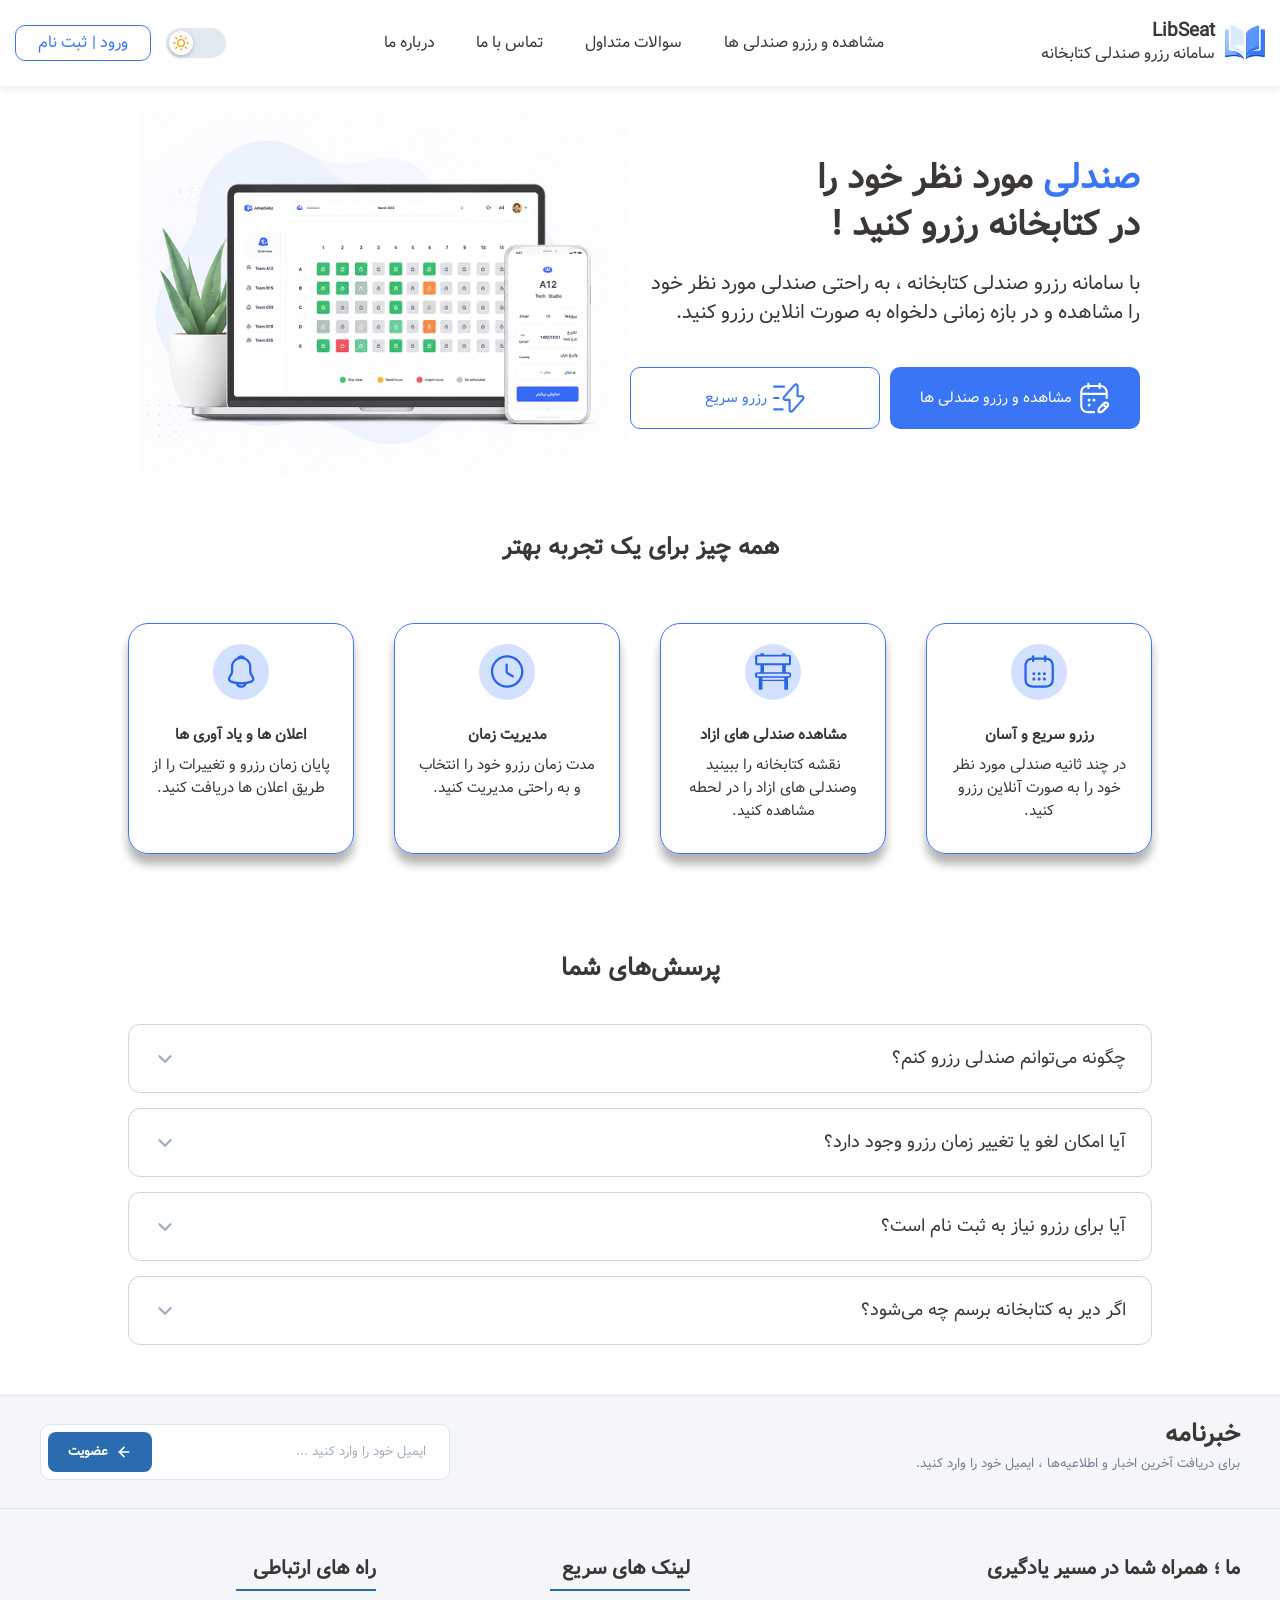
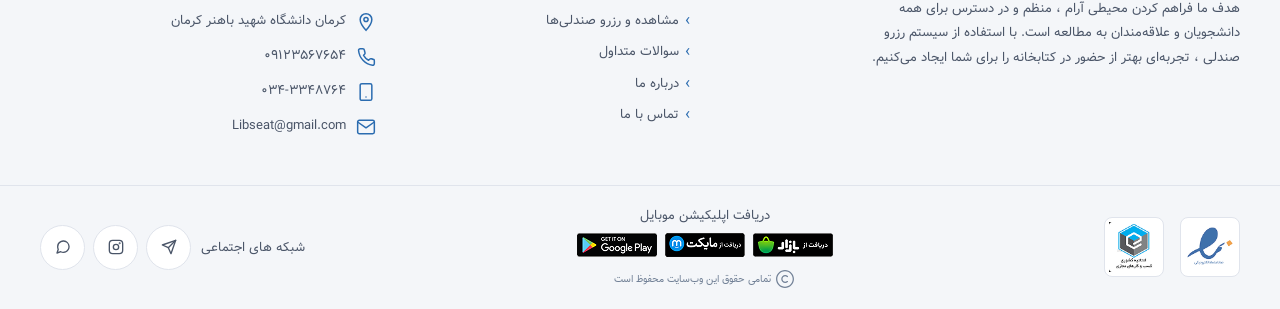
<file: index.html>
<!DOCTYPE html>
<html lang="fa" dir="rtl">

<head>
    <meta charset="UTF-8">
    <meta name="viewport" content="width=device-width, initial-scale=1.0">
    <title>سامانه رزرو صندلی</title>
    <link rel="shortcut icon" href="./main-page__pictures/file_00000000ac5071f4b8dd601711ee3e0a 1.png" type="image/x-icon">
    <link rel="stylesheet" href="./main-page__Styles/main-page__reset.css">
    <link rel="stylesheet" href="./main-page__Styles/main-page__fonts.css">
    <link rel="stylesheet" href="./main-page__Styles/main-page__style.css">
    <link rel="stylesheet" href="./main-page__Styles/main-page__responsive.css">
</head>

<body>
    <div class="backDrop"></div>
    <header class="header">
        <nav class="header-nav">
            <button class="menu-toggle">
                <span class="hamburger-line"></span>
                <span class="hamburger-line"></span>
                <span class="hamburger-line"></span>
            </button>
            <a href="./index.html" class="nav-logo">
                <div class="nav-logo__img">
                    <img src="./main-page__pictures/file_00000000ac5071f4b8dd601711ee3e0a 1.png" alt="">
                </div>
                <div class="nav-logo__text">
                    <h3 class="nav-logo__text-title">LibSeat</h3>
                    <p class="nav-logo__text-content">سامانه رزرو صندلی کتابخانه</p>
                </div>
            </a>
            <div class="nav-items">
                <a href="./reservation-page/reservation-page.html" class="nav-item">مشاهده و رزرو صندلی ها</a>
                <a href="#" class="nav-item" id="faq-btn">سوالات متداول</a>
                <a href="#" class="nav-item" id="contact-btn">تماس با ما</a>
                <a href="#" class="nav-item" id="about-btn">درباره ما</a>
            </div>
            <div class="nav-left__wrapper">
                <div class="theme-switch-wrapper">
                    <label class="theme-switch" for="checkbox">
                        <input type="checkbox" id="checkbox">
                        <div class="slider">
                            <span class="ball">
                                <svg class="sun-icon" xmlns="http://www.w3.org/2000/svg" viewBox="0 0 24 24" fill="none"
                                    stroke="currentColor" stroke-width="2" stroke-linecap="round"
                                    stroke-linejoin="round">
                                    <circle cx="12" cy="12" r="5"></circle>
                                    <line x1="12" y1="1" x2="12" y2="3"></line>
                                    <line x1="12" y1="21" x2="12" y2="23"></line>
                                    <line x1="4.22" y1="4.22" x2="5.64" y2="5.64"></line>
                                    <line x1="18.36" y1="18.36" x2="19.78" y2="19.78"></line>
                                    <line x1="1" y1="12" x2="3" y2="12"></line>
                                    <line x1="21" y1="12" x2="23" y2="12"></line>
                                    <line x1="4.22" y1="19.78" x2="5.64" y2="18.36"></line>
                                    <line x1="18.36" y1="5.64" x2="19.78" y2="4.22"></line>
                                </svg>
                                <svg class="moon-icon" xmlns="http://www.w3.org/2000/svg" viewBox="0 0 24 24"
                                    fill="none" stroke="currentColor" stroke-width="2" stroke-linecap="round"
                                    stroke-linejoin="round">
                                    <path d="M21 12.79A9 9 0 1 1 11.21 3 7 7 0 0 0 21 12.79z"></path>
                                </svg>
                            </span>
                        </div>
                    </label>
                </div>
                <div class="Login-btn">
                    <a href="./login-page/login.html" class="Login-btn__text">ورود | ثبت نام</a>
                </div>
            </div>
        </nav>
        <div class="hamburger-menu">
            <a href="./reservation-page/reservation-page.html" class="hamburger-menu-item">مشاهده و رزرو صندلی ها</a>
            <a href="#" class="hamburger-menu-item" id="mobile-faqBtn">سوالات متداول</a>
            <a href="#" class="hamburger-menu-item" id="mobile-contactBtn">تماس با ما</a>
            <a href="#" class="hamburger-menu-item" id="mobile-aboutBtn">درباره ما</a>
            <a href="./login-page/login.html" class=" hamburger-menu__login">ورود به حساب کاربری</a>
        </div>
        <div class="container">
            <div class="header-content">
                <div class="header-content_text">
                    <h1 class="header-title">
                        <span class="blue">صندلی</span> مورد نظر خود را<br> در کتابخانه رزرو کنید !
                    </h1>
                    <p class="header-text">با سامانه رزرو صندلی کتابخانه ، به راحتی صندلی مورد نظر خود را مشاهده و
                        در بازه زمانی دلخواه به صورت انلاین رزرو کنید.

                    </p>
                    <div class="header-btns">
                        <a href="./reservation-page/reservation-page.html" class="header-btn-blue">
                            <svg class="header-btn-svg" xmlns="http://www.w3.org/2000/svg" width="34" height="34" viewBox="0 0 34 34"
                                fill="none">
                                <path
                                    d="M11.3334 8.146C10.7525 8.146 10.2709 7.66433 10.2709 7.0835V2.8335C10.2709 2.25266 10.7525 1.771 11.3334 1.771C11.9142 1.771 12.3959 2.25266 12.3959 2.8335V7.0835C12.3959 7.66433 11.9142 8.146 11.3334 8.146Z"
                                    fill="white" />
                                <path
                                    d="M22.6666 8.146C22.0858 8.146 21.6041 7.66433 21.6041 7.0835V2.8335C21.6041 2.25266 22.0858 1.771 22.6666 1.771C23.2475 1.771 23.7291 2.25266 23.7291 2.8335V7.0835C23.7291 7.66433 23.2475 8.146 22.6666 8.146Z"
                                    fill="white" />
                                <path
                                    d="M12.0417 20.5416C11.8575 20.5416 11.6733 20.4991 11.5033 20.4283C11.3192 20.3575 11.1775 20.2583 11.0358 20.1308C10.7808 19.8616 10.625 19.4933 10.625 19.1249C10.625 18.7566 10.7808 18.3883 11.0358 18.1191C11.1775 17.9916 11.3333 17.8924 11.5033 17.8216C11.8433 17.6799 12.24 17.6799 12.58 17.8216C12.75 17.8924 12.9058 17.9916 13.0475 18.1191C13.1042 18.1899 13.175 18.2608 13.2175 18.3316C13.2741 18.4166 13.3167 18.5016 13.345 18.5866C13.3875 18.6716 13.4158 18.7566 13.43 18.8416C13.4442 18.9408 13.4583 19.0399 13.4583 19.1249C13.4583 19.4933 13.3025 19.8616 13.0475 20.1308C12.9058 20.2583 12.75 20.3575 12.58 20.4283C12.41 20.4991 12.2258 20.5416 12.0417 20.5416Z"
                                    fill="white" />
                                <path
                                    d="M17 20.5417C16.8159 20.5417 16.6317 20.4992 16.4617 20.4284C16.2775 20.3575 16.1359 20.2583 15.9942 20.1308C15.7392 19.8617 15.5834 19.4934 15.5834 19.125C15.5834 19.04 15.5975 18.9408 15.6117 18.8417C15.6259 18.7567 15.6542 18.6717 15.6967 18.5867C15.725 18.5017 15.7676 18.4167 15.8242 18.3317C15.8809 18.2609 15.9376 18.19 15.9942 18.1192C16.5184 17.595 17.4675 17.595 18.0059 18.1192C18.0625 18.19 18.1192 18.2609 18.1759 18.3317C18.2325 18.4167 18.2751 18.5017 18.3034 18.5867C18.3459 18.6717 18.3742 18.7567 18.3884 18.8417C18.4026 18.9408 18.4167 19.04 18.4167 19.125C18.4167 19.4934 18.2609 19.8617 18.0059 20.1308C17.7367 20.3858 17.3825 20.5417 17 20.5417Z"
                                    fill="white" />
                                <path
                                    d="M12.0417 25.5001C11.8575 25.5001 11.6733 25.4576 11.5033 25.3868C11.3333 25.3159 11.1775 25.2168 11.0358 25.0893C10.7808 24.8201 10.625 24.4518 10.625 24.0834C10.625 23.9984 10.6392 23.8993 10.6533 23.8143C10.6675 23.7151 10.6958 23.6301 10.7383 23.5451C10.7666 23.4601 10.8092 23.3751 10.8659 23.2901C10.9084 23.2193 10.9792 23.1484 11.0358 23.0776C11.1775 22.9501 11.3333 22.8509 11.5033 22.7801C11.8433 22.6384 12.24 22.6384 12.58 22.7801C12.75 22.8509 12.9058 22.9501 13.0475 23.0776C13.1042 23.1484 13.175 23.2193 13.2175 23.2901C13.2741 23.3751 13.3167 23.4601 13.345 23.5451C13.3875 23.6301 13.4158 23.7151 13.43 23.8143C13.4442 23.8993 13.4583 23.9984 13.4583 24.0834C13.4583 24.4518 13.3025 24.8201 13.0475 25.0893C12.9058 25.2168 12.75 25.3159 12.58 25.3868C12.41 25.4576 12.2258 25.5001 12.0417 25.5001Z"
                                    fill="white" />
                                <path
                                    d="M29.0416 13.9399H4.95831C4.37748 13.9399 3.89581 13.4583 3.89581 12.8774C3.89581 12.2966 4.37748 11.8149 4.95831 11.8149H29.0416C29.6225 11.8149 30.1041 12.2966 30.1041 12.8774C30.1041 13.4583 29.6225 13.9399 29.0416 13.9399Z"
                                    fill="white" />
                                <path
                                    d="M22.4117 32.2718C21.8734 32.2718 21.3634 32.0734 20.995 31.7051C20.5559 31.2659 20.3575 30.6284 20.4567 29.9626L20.7259 28.0501C20.7967 27.5543 21.0942 26.9593 21.4484 26.6051L26.4634 21.5901C27.1434 20.9101 27.8092 20.5559 28.5317 20.4851C29.4242 20.4001 30.2884 20.7684 31.11 21.5901C31.9742 22.4543 33.1359 24.2109 31.11 26.2368L26.095 31.2518C25.7409 31.6059 25.1459 31.9035 24.65 31.9743L22.7375 32.2435C22.6242 32.2576 22.525 32.2718 22.4117 32.2718ZM28.7725 22.596C28.7584 22.596 28.7442 22.596 28.73 22.596C28.5317 22.6101 28.2625 22.7943 27.965 23.0918L22.95 28.1068C22.9075 28.1493 22.8367 28.291 22.8367 28.3476L22.5817 30.1185L24.3525 29.8634C24.4092 29.8493 24.5508 29.7784 24.5933 29.7359L29.6084 24.721C30.2317 24.0976 30.3167 23.786 29.6084 23.0776C29.3817 22.8651 29.0559 22.596 28.7725 22.596Z"
                                    fill="white" />
                                <path
                                    d="M29.6368 27.2708C29.5376 27.2708 29.4384 27.2567 29.3534 27.2283C27.4834 26.7042 25.9959 25.2167 25.4718 23.3467C25.3159 22.78 25.6417 22.1991 26.2084 22.0291C26.7751 21.8733 27.3559 22.1992 27.5259 22.7658C27.8517 23.9275 28.7726 24.8483 29.9343 25.1741C30.5009 25.33 30.8267 25.925 30.6709 26.4917C30.5292 26.9592 30.1043 27.2708 29.6368 27.2708Z"
                                    fill="white" />
                                <path
                                    d="M17 32.2293H11.3333C6.1625 32.2293 3.1875 29.2543 3.1875 24.0835V12.0418C3.1875 6.871 6.1625 3.896 11.3333 3.896H22.6667C27.8375 3.896 30.8125 6.871 30.8125 12.0418V17.0002C30.8125 17.581 30.3308 18.0627 29.75 18.0627C29.1692 18.0627 28.6875 17.581 28.6875 17.0002V12.0418C28.6875 7.99016 26.7183 6.021 22.6667 6.021H11.3333C7.28167 6.021 5.3125 7.99016 5.3125 12.0418V24.0835C5.3125 28.1352 7.28167 30.1043 11.3333 30.1043H17C17.5808 30.1043 18.0625 30.586 18.0625 31.1668C18.0625 31.7477 17.5808 32.2293 17 32.2293Z"
                                    fill="white" />
                            </svg>

                            <p class="header-btn-text">
                                مشاهده و رزرو صندلی ها
                            </p>
                        </a>
                        <a href="./reservation-page/reservation-page.html" class="header-btn-white">
                            <svg class="header-btn-svg" xmlns="http://www.w3.org/2000/svg" width="34" height="34" viewBox="0 0 34 34"
                                fill="none">
                                <path
                                    d="M19.2241 31.7049C18.8983 31.7049 18.5724 31.6483 18.2608 31.5349C17.1983 31.1383 16.5183 30.1466 16.5183 29.0133V19.8758H13.2033C12.1266 19.8758 11.1916 19.2666 10.7524 18.2891C10.3133 17.3116 10.4832 16.2066 11.1916 15.3991L21.9158 3.21576C22.6666 2.36576 23.8283 2.06826 24.8908 2.47909C25.9533 2.87576 26.6332 3.86743 26.6332 5.00076V14.1383H29.9483C31.0249 14.1383 31.9599 14.7474 32.3991 15.7249C32.8383 16.7024 32.6683 17.8074 31.9599 18.6149L21.2357 30.7983C20.7116 31.3933 19.9749 31.7049 19.2241 31.7049ZM23.9133 4.41993C23.7858 4.41993 23.6299 4.46243 23.5024 4.61826L12.7782 16.8158C12.5516 17.0708 12.6366 17.3258 12.6791 17.4249C12.7216 17.5241 12.8633 17.7649 13.2033 17.7649H17.5808C18.1616 17.7649 18.6433 18.2466 18.6433 18.8274V29.0274C18.6433 29.3816 18.8983 29.5233 19.0116 29.5658C19.1249 29.6083 19.4082 29.6791 19.6349 29.4099L30.3591 17.2124C30.5857 16.9574 30.5008 16.7024 30.4583 16.6033C30.4158 16.5041 30.2741 16.2633 29.9341 16.2633H25.5566C24.9758 16.2633 24.4941 15.7816 24.4941 15.2008V5.00076C24.4941 4.64659 24.2391 4.50493 24.1258 4.46243C24.0833 4.43409 23.9983 4.41993 23.9133 4.41993Z"
                                    fill="currentColor" />
                                <path
                                    d="M12.0417 6.729H2.125C1.54417 6.729 1.0625 6.24734 1.0625 5.6665C1.0625 5.08567 1.54417 4.604 2.125 4.604H12.0417C12.6225 4.604 13.1042 5.08567 13.1042 5.6665C13.1042 6.24734 12.6225 6.729 12.0417 6.729Z"
                                    fill="currentColor" />
                                <path
                                    d="M10.625 29.396H2.125C1.54417 29.396 1.0625 28.9143 1.0625 28.3335C1.0625 27.7527 1.54417 27.271 2.125 27.271H10.625C11.2058 27.271 11.6875 27.7527 11.6875 28.3335C11.6875 28.9143 11.2058 29.396 10.625 29.396Z"
                                    fill="currentColor" />
                                <path
                                    d="M6.375 18.0625H2.125C1.54417 18.0625 1.0625 17.5808 1.0625 17C1.0625 16.4192 1.54417 15.9375 2.125 15.9375H6.375C6.95583 15.9375 7.4375 16.4192 7.4375 17C7.4375 17.5808 6.95583 18.0625 6.375 18.0625Z"
                                    fill="currentColor" />
                            </svg>
                            <p class="header-btn-text">
                                رزرو سریع
                            </p>
                        </a>
                    </div>
                </div>
                <div class="header-content_image">
                    <img src="./main-page__pictures/header-light.png" alt=""
                        class="header-content_image-img">
                </div>
            </div>
        </div>
    </header>
    <main>
        <div class="container">
            <section class="better-experience">
                <h2 class="better-experience__title">همه چیز برای یک تجربه بهتر </h2>
                <div class="better-experience__boxes">
                    <div class="better-experience__box">
                        <span class="better-experience__box-svg">
                            <svg xmlns="http://www.w3.org/2000/svg" width="41" height="41" viewBox="0 0 41 41" fill="none">
                                <path
                                    d="M13.6666 9.82275C12.9662 9.82275 12.3854 9.24192 12.3854 8.5415V3.4165C12.3854 2.71609 12.9662 2.13525 13.6666 2.13525C14.367 2.13525 14.9479 2.71609 14.9479 3.4165V8.5415C14.9479 9.24192 14.367 9.82275 13.6666 9.82275Z"
                                    fill="currentColor" />
                                <path
                                    d="M27.3334 9.82275C26.633 9.82275 26.0521 9.24192 26.0521 8.5415V3.4165C26.0521 2.71609 26.633 2.13525 27.3334 2.13525C28.0338 2.13525 28.6146 2.71609 28.6146 3.4165V8.5415C28.6146 9.24192 28.0338 9.82275 27.3334 9.82275Z"
                                    fill="currentColor" />
                                <path
                                    d="M14.5208 24.771C14.2988 24.771 14.0767 24.7197 13.8717 24.6343C13.6496 24.5489 13.4788 24.4293 13.3079 24.2755C13.0004 23.9509 12.8125 23.5239 12.8125 23.0626C12.8125 22.8405 12.8638 22.6185 12.9492 22.4135C13.0346 22.2085 13.1542 22.0206 13.3079 21.8497C13.4788 21.696 13.6496 21.5764 13.8717 21.4909C14.4867 21.2347 15.2554 21.3714 15.7337 21.8497C16.0412 22.1743 16.2292 22.6185 16.2292 23.0626C16.2292 23.1651 16.2121 23.2847 16.195 23.4043C16.1779 23.5068 16.1437 23.6093 16.0925 23.7118C16.0583 23.8143 16.0071 23.9168 15.9388 24.0193C15.8875 24.1047 15.8021 24.1901 15.7337 24.2755C15.4092 24.583 14.965 24.771 14.5208 24.771Z"
                                    fill="currentColor" />
                                <path
                                    d="M20.5 24.7707C20.2779 24.7707 20.0558 24.7195 19.8508 24.6341C19.6287 24.5487 19.4579 24.4291 19.287 24.2753C18.9795 23.9507 18.7916 23.5237 18.7916 23.0624C18.7916 22.8403 18.8429 22.6182 18.9283 22.4132C19.0137 22.2082 19.1333 22.0203 19.287 21.8495C19.4579 21.6958 19.6287 21.5761 19.8508 21.4907C20.4658 21.2174 21.2345 21.3712 21.7129 21.8495C22.0204 22.1741 22.2083 22.6182 22.2083 23.0624C22.2083 23.1649 22.1912 23.2845 22.1741 23.4041C22.157 23.5066 22.1229 23.6091 22.0716 23.7116C22.0375 23.8141 21.9862 23.9166 21.9179 24.0191C21.8666 24.1045 21.7812 24.1899 21.7129 24.2753C21.3883 24.5828 20.9441 24.7707 20.5 24.7707Z"
                                    fill="currentColor" />
                                <path
                                    d="M26.4792 24.7707C26.2571 24.7707 26.035 24.7195 25.83 24.6341C25.608 24.5487 25.4371 24.4291 25.2663 24.2753C25.198 24.1899 25.1296 24.1045 25.0613 24.0191C24.993 23.9166 24.9417 23.8141 24.9075 23.7116C24.8563 23.6091 24.8221 23.5066 24.805 23.4041C24.788 23.2845 24.7709 23.1649 24.7709 23.0624C24.7709 22.6182 24.9588 22.1741 25.2663 21.8495C25.4371 21.6958 25.608 21.5761 25.83 21.4907C26.4621 21.2174 27.2138 21.3712 27.6921 21.8495C27.9996 22.1741 28.1875 22.6182 28.1875 23.0624C28.1875 23.1649 28.1705 23.2845 28.1534 23.4041C28.1363 23.5066 28.1021 23.6091 28.0509 23.7116C28.0167 23.8141 27.9655 23.9166 27.8971 24.0191C27.8459 24.1045 27.7605 24.1899 27.6921 24.2753C27.3675 24.5828 26.9234 24.7707 26.4792 24.7707Z"
                                    fill="currentColor" />
                                <path
                                    d="M14.5208 30.7498C14.2988 30.7498 14.0767 30.6986 13.8717 30.6131C13.6667 30.5277 13.4788 30.4081 13.3079 30.2544C13.0004 29.9298 12.8125 29.4856 12.8125 29.0415C12.8125 28.8194 12.8638 28.5973 12.9492 28.3923C13.0346 28.1702 13.1542 27.9823 13.3079 27.8286C13.94 27.1965 15.1017 27.1965 15.7337 27.8286C16.0412 28.1531 16.2292 28.5973 16.2292 29.0415C16.2292 29.4856 16.0412 29.9298 15.7337 30.2544C15.4092 30.5619 14.965 30.7498 14.5208 30.7498Z"
                                    fill="currentColor" />
                                <path
                                    d="M20.5 30.7498C20.0558 30.7498 19.6116 30.5619 19.287 30.2544C18.9795 29.9298 18.7916 29.4856 18.7916 29.0415C18.7916 28.8194 18.8429 28.5973 18.9283 28.3923C19.0137 28.1702 19.1333 27.9823 19.287 27.8286C19.9191 27.1965 21.0808 27.1965 21.7129 27.8286C21.8666 27.9823 21.9862 28.1702 22.0716 28.3923C22.157 28.5973 22.2083 28.8194 22.2083 29.0415C22.2083 29.4856 22.0204 29.9298 21.7129 30.2544C21.3883 30.5619 20.9441 30.7498 20.5 30.7498Z"
                                    fill="currentColor" />
                                <path
                                    d="M26.4792 30.7502C26.035 30.7502 25.5909 30.5623 25.2663 30.2548C25.1125 30.101 24.993 29.9131 24.9075 29.6911C24.8221 29.4861 24.7709 29.264 24.7709 29.0419C24.7709 28.8198 24.8221 28.5977 24.9075 28.3927C24.993 28.1706 25.1125 27.9827 25.2663 27.829C25.6592 27.4361 26.2571 27.2481 26.8038 27.3677C26.9234 27.3848 27.0259 27.4189 27.1284 27.4702C27.2309 27.5044 27.3334 27.5557 27.4359 27.624C27.5213 27.6752 27.6067 27.7606 27.6921 27.829C27.9996 28.1536 28.1875 28.5977 28.1875 29.0419C28.1875 29.4861 27.9996 29.9302 27.6921 30.2548C27.3675 30.5623 26.9234 30.7502 26.4792 30.7502Z"
                                    fill="currentColor" />
                                <path
                                    d="M35.0208 16.8101H5.97913C5.27871 16.8101 4.69788 16.2292 4.69788 15.5288C4.69788 14.8284 5.27871 14.2476 5.97913 14.2476H35.0208C35.7212 14.2476 36.302 14.8284 36.302 15.5288C36.302 16.2292 35.7212 16.8101 35.0208 16.8101Z"
                                    fill="#currentColor" />
                                <path
                                    d="M27.3333 38.8644H13.6667C7.43125 38.8644 3.84375 35.2769 3.84375 29.0415V14.5207C3.84375 8.28525 7.43125 4.69775 13.6667 4.69775H27.3333C33.5688 4.69775 37.1563 8.28525 37.1563 14.5207V29.0415C37.1563 35.2769 33.5688 38.8644 27.3333 38.8644ZM13.6667 7.26025C8.78083 7.26025 6.40625 9.63484 6.40625 14.5207V29.0415C6.40625 33.9273 8.78083 36.3019 13.6667 36.3019H27.3333C32.2192 36.3019 34.5938 33.9273 34.5938 29.0415V14.5207C34.5938 9.63484 32.2192 7.26025 27.3333 7.26025H13.6667Z"
                                    fill="currentColor" />
                            </svg>
                        </span>
                        <h3 class="better-experience__box-title">رزرو سریع و آسان</h3>
                        <p class="better-experience__box-text">در چند ثانیه صندلی مورد نظر خود را به صورت آنلاین رزرو کنید.
                        </p>
                    </div>
                    <div class="better-experience__box">
                        <span class="better-experience__box-svg">
                            <svg width="41" height="41" viewBox="0 0 41 41" fill="none" xmlns="http://www.w3.org/2000/svg">
                                <path fill-rule="evenodd" clip-rule="evenodd" d="M37.2744 27.4735V40.6797C37.2744 40.8565 37.0811 41 36.8429 41H33.4993C33.2611 41 33.0634 40.8532 33.0634 40.6764V31.1804H8.4265V40.6797C8.4265 40.8565 8.23326 41 7.99507 41H4.65143C4.41324 41 4.2155 40.8532 4.2155 40.6764V27.4735H2.76389C1.99989 27.4735 1.30779 27.2432 0.808944 26.8729C0.310095 26.5025 0 25.9887 0 25.4215V23.3595C0 22.7922 0.310095 22.2784 0.808944 21.908C1.30779 21.5377 1.99989 21.3075 2.76389 21.3075H6.14798V13.4832H2.90321C2.13921 13.4832 1.44711 13.2529 0.948263 12.8826C0.449414 12.5122 0.139318 11.9984 0.139318 11.4312V3.58016C0.139318 3.01294 0.449414 2.49911 0.948263 2.12874C1.44711 1.75838 2.13921 1.52816 2.90321 1.52816H6.14798V0.343669C6.14798 0.153483 6.35471 0 6.61087 0H9.67138C9.92755 0 10.1343 0.153483 10.1343 0.343669V1.52816H30.7264V0.343669C30.7264 0.153483 30.9331 0 31.1893 0H34.2498C34.506 0 34.7127 0.153483 34.7127 0.343669V1.52816H38.2361C39.0001 1.52816 39.6922 1.75838 40.1911 2.12874C40.6899 2.49911 41 3.01294 41 3.58016V11.4312C41 11.9984 40.6899 12.5122 40.1911 12.8826C39.6922 13.2529 39.0001 13.4832 38.2361 13.4832H34.7127V21.3041H38.0968C38.8608 21.3041 39.5529 21.5343 40.0517 21.9047C40.5506 22.2751 40.8607 22.7889 40.8607 23.3561V25.4181C40.8607 25.9854 40.5506 26.4992 40.0517 26.8695C39.5529 27.2399 38.8608 27.4701 38.0968 27.4701H37.2744V27.4735ZM2.41785 23.1759H38.8114V25.7651H2.41785V23.1759ZM2.56166 3.49007H38.3754V11.2577H2.56166V3.49007ZM33.0634 29.749V27.4735H8.4265V29.749H33.0634ZM30.7309 21.3075V13.4832H10.1388V21.3041H30.7309V21.3075Z" fill="currentColor"/>
                                </svg>                            
                        </span>
                        <h3 class="better-experience__box-title">مشاهده صندلی های ازاد</h3>
                        <p class="better-experience__box-text">نقشه کتابخانه را ببینید وصندلی های ازاد را در لحطه مشاهده کنید. </p>
                    </div>
                    <div class="better-experience__box">
                        <span class="better-experience__box-svg">
                            <svg width="41" height="41" viewBox="0 0 41 41" fill="none" xmlns="http://www.w3.org/2000/svg">
                                <path d="M20.5 38.8647C10.3695 38.8647 2.13538 30.6305 2.13538 20.5001C2.13538 10.3697 10.3695 2.1355 20.5 2.1355C30.6304 2.1355 38.8645 10.3697 38.8645 20.5001C38.8645 30.6305 30.6304 38.8647 20.5 38.8647ZM20.5 4.698C11.7875 4.698 4.69788 11.7876 4.69788 20.5001C4.69788 29.2126 11.7875 36.3022 20.5 36.3022C29.2125 36.3022 36.302 29.2126 36.302 20.5001C36.302 11.7876 29.2125 4.698 20.5 4.698Z" fill="#2563EB"/>
                                <path d="M26.8379 27.2138C26.6158 27.2138 26.3938 27.1625 26.1888 27.0258L20.8929 23.8654C19.5775 23.0796 18.6038 21.3542 18.6038 19.8338V12.8296C18.6038 12.1292 19.1846 11.5483 19.885 11.5483C20.5854 11.5483 21.1663 12.1292 21.1663 12.8296V19.8338C21.1663 20.4488 21.6788 21.3542 22.2083 21.6617L27.5042 24.8221C28.1192 25.1808 28.3071 25.9667 27.9483 26.5817C27.6921 26.9917 27.265 27.2138 26.8379 27.2138Z" fill="#2563EB"/>
                                </svg>                            
                        </span>
                        <h3 class="better-experience__box-title">مدیریت زمان </h3>
                        <p class="better-experience__box-text">مدت زمان رزرو خود را انتخاب و به راحتی مدیریت کنید.</p>
                    </div>
                    <div class="better-experience__box">
                        <span class="better-experience__box-svg">
                            <svg width="41" height="41" viewBox="0 0 41 41" fill="none" xmlns="http://www.w3.org/2000/svg">
                                <path d="M20.5342 35.072C16.5538 35.072 12.5733 34.4399 8.79792 33.1758C7.36292 32.6804 6.26958 31.6724 5.79125 30.357C5.29583 29.0416 5.46667 27.5895 6.2525 26.2912L8.21708 23.0283C8.62708 22.3449 9.00292 20.9783 9.00292 20.1754V15.2383C9.00292 8.88328 14.1792 3.70703 20.5342 3.70703C26.8892 3.70703 32.0654 8.88328 32.0654 15.2383V20.1754C32.0654 20.9612 32.4412 22.3449 32.8512 23.0454L34.7988 26.2912C35.5333 27.5212 35.67 29.0074 35.1746 30.357C34.6792 31.7066 33.6029 32.7316 32.2533 33.1758C28.495 34.4399 24.5146 35.072 20.5342 35.072ZM20.5342 6.26953C15.5971 6.26953 11.5654 10.2841 11.5654 15.2383V20.1754C11.5654 21.4224 11.0529 23.2674 10.4208 24.3437L8.45625 27.6066C8.08042 28.2387 7.97792 28.9049 8.2 29.4687C8.405 30.0495 8.9175 30.4937 9.61792 30.7329C16.7588 33.1245 24.3267 33.1245 31.4675 30.7329C32.0825 30.5279 32.5608 30.0666 32.7829 29.4516C33.005 28.8366 32.9538 28.1704 32.6121 27.6066L30.6475 24.3437C29.9983 23.2333 29.5029 21.4054 29.5029 20.1583V15.2383C29.5029 10.2841 25.4883 6.26953 20.5342 6.26953Z" fill="#2563EB"/>
                                <path d="M23.7116 6.73087C23.5921 6.73087 23.4725 6.71379 23.3529 6.67962C22.8575 6.54295 22.3791 6.44045 21.9179 6.37212C20.4658 6.1842 19.065 6.2867 17.7496 6.67962C17.2712 6.83337 16.7587 6.67962 16.4341 6.32087C16.1096 5.96212 16.0071 5.44962 16.195 4.98837C16.8954 3.19462 18.6037 2.01587 20.5512 2.01587C22.4987 2.01587 24.2071 3.17754 24.9075 4.98837C25.0783 5.44962 24.9929 5.96212 24.6683 6.32087C24.4121 6.5942 24.0533 6.73087 23.7116 6.73087Z" fill="#2563EB"/>
                                <path d="M20.5342 38.967C18.8429 38.967 17.2029 38.2837 16.0071 37.0879C14.8113 35.892 14.1279 34.252 14.1279 32.5608H16.6904C16.6904 33.5687 17.1004 34.5595 17.8179 35.277C18.5354 35.9945 19.5263 36.4045 20.5342 36.4045C22.6525 36.4045 24.3779 34.6791 24.3779 32.5608H26.9404C26.9404 36.097 24.0704 38.967 20.5342 38.967Z" fill="#2563EB"/>
                                </svg>
                                
                        </span>
                        <h3 class="better-experience__box-title">اعلان ها و یاد آوری ها</h3>
                        <p class="better-experience__box-text">پایان زمان رزرو و تغییرات را از طریق اعلان ها دریافت کنید.</p>
                    </div>
                </div>
            </section>
            <section class="FAQ" id="faq-section">
                <h2 class="faq-title">پرسش‌های شما</h2>
    
                <div class="faq-container">
                    <!-- Item 1 -->
                    <details class="faq-item">
                        <summary>
                            <span class="faq-question">چگونه می‌توانم صندلی رزرو کنم؟</span>
                            <div class="faq-icon-wrapper">
                                <svg class="faq-icon" viewBox="0 0 24 24" fill="none" stroke="currentColor" stroke-width="2.5" stroke-linecap="round" stroke-linejoin="round">
                                    <polyline points="6 9 12 15 18 9"></polyline>
                                </svg>
                            </div>
                        </summary>
                        <div class="faq-content">
                            <p>جهت رزرو صندلی، می‌توانید به بخش «مشاهده و رزرو» مراجعه نمایید. در این بخش، وضعیت لحظه‌ای تمامی صندلی‌های کتابخانه قابل رویت است و شما می‌توانید صندلی مورد نظر خود را برای بازه زمانی مشخص رزرو کنید. همچنین برای سهولت بیشتر، با استفاده از قابلیت «رزرو سریع»، سیستم به صورت هوشمند و تصادفی یکی از بهترین موقعیت‌های آزاد را برای شما انتخاب خواهد کرد.</p>
                        </div>
                    </details>
            
                    <!-- Item 2 -->
                    <details class="faq-item">
                        <summary>
                            <span class="faq-question">آیا امکان لغو یا تغییر زمان رزرو وجود دارد؟</span>
                            <div class="faq-icon-wrapper">
                                <svg class="faq-icon" viewBox="0 0 24 24" fill="none" stroke="currentColor" stroke-width="2.5" stroke-linecap="round" stroke-linejoin="round">
                                    <polyline points="6 9 12 15 18 9"></polyline>
                                </svg>
                            </div>
                        </summary>
                        <div class="faq-content">
                            <p>بله، امکان لغو رزرو صندلی تا حداکثر ۲ ساعت پیش از زمان موعد وجود دارد. توصیه می‌شود در صورت انصراف، حتماً نسبت به لغو رزرو خود اقدام نمایید تا مشمول محدودیت‌ها یا جریمه‌های مربوط به عدم استفاده از صندلی نشوید.</p>
                        </div>
                    </details>
            
                    <!-- Item 3 -->
                    <details class="faq-item">
                        <summary>
                            <span class="faq-question">آیا برای رزرو نیاز به ثبت‌ نام است؟</span>
                            <div class="faq-icon-wrapper">
                                <svg class="faq-icon" viewBox="0 0 24 24" fill="none" stroke="currentColor" stroke-width="2.5" stroke-linecap="round" stroke-linejoin="round">
                                    <polyline points="6 9 12 15 18 9"></polyline>
                                </svg>
                            </div>
                        </summary>
                        <div class="faq-content">
                            <p>بله، جهت رزرو صندلی و مدیریت زمان‌های حضور خود، لازم است ابتدا در سامانه ثبت‌نام نمایید. پس از ایجاد حساب کاربری، تمامی امکانات سامانه و خدمات کتابخانه به صورت کامل در دسترس شما قرار خواهد گرفت.</p>
                        </div>
                    </details>
            
                    <!-- Item 4 -->
                    <details class="faq-item">
                        <summary>
                            <span class="faq-question">اگر دیر به کتابخانه برسم چه می‌شود؟</span>
                            <div class="faq-icon-wrapper">
                                <svg class="faq-icon" viewBox="0 0 24 24" fill="none" stroke="currentColor" stroke-width="2.5" stroke-linecap="round" stroke-linejoin="round">
                                    <polyline points="6 9 12 15 18 9"></polyline>
                                </svg>
                            </div>
                        </summary>
                        <div class="faq-content">
                            <p>رزرو شما تا ۱۵ دقیقه پس از زمان شروع معتبر است و پس از آن صندلی برای سایرین آزاد خواهد شد.</p>
                        </div>
                    </details>
                </div>
            </section>
        </div>
    </main>
    <footer class="site-footer" id="footer">
        <div class="footer-newsletter">
          <div class="footer-newsletter__inner">
            <div class="footer-newsletter__text">
              <h3>خبرنامه</h3>
              <p>برای دریافت آخرین اخبار و اطلاعیه‌ها ، ایمیل خود را وارد کنید.</p>
            </div>
            <div class="footer-newsletter__form">
              <input class="footer-newsletter__input" type="email" placeholder="ایمیل خود را وارد کنید ..."
                aria-label="ایمیل خبرنامه" />
              <button class="footer-newsletter__btn" type="button">
                <!-- Arrow icon (RTL: pointing left) -->
                <svg width="16" height="16" viewBox="0 0 24 24" fill="none" stroke="currentColor" stroke-width="2.5"
                  stroke-linecap="round" stroke-linejoin="round">
                  <line x1="19" y1="12" x2="5" y2="12" />
                  <polyline points="12 19 5 12 12 5" />
                </svg>
                عضویت
              </button>
            </div>
          </div>
        </div>
    
        <!-- Main columns -->
        <div class="footer-main">
          <div class="footer-main__inner">
    
            <!-- About -->
            <div class="footer-col footer-col--about">
              <h2>ما ؛ همراه شما در مسیر یادگیری</h2>
              <p>
                هدف ما فراهم کردن محیطی آرام ، منظم و در دسترس برای همه دانشجویان و علاقه‌مندان به مطالعه است.
                با استفاده از سیستم رزرو صندلی ، تجربه‌ای بهتر از حضور در کتابخانه را برای شما ایجاد می‌کنیم.
              </p>
            </div>
    
            <div class="footerCols">
              <!-- Quick Links -->
              <div class="footer-col footer-col--links">
                <h3 class="footer-col__title">لینک های سریع</h3>
                <ul class="footer-col__links-list">
                  <li><a href="./reservation-page/reservation-page.html">مشاهده و رزرو صندلی‌ها</a></li>
                  <li><a href="#">سوالات متداول</a></li>
                  <li><a href="#">درباره ما</a></li>
                  <li><a href="#">تماس با ما</a></li>
                </ul>
              </div>
    
              <!-- Contact -->
              <div class="footer-col footer-col--contact">
                <h3 class="footer-col__title">راه های ارتباطی</h3>
                <ul class="footer-contact-list">
                  <li>
                    <!-- Location icon -->
                    <svg class="contact-icon" viewBox="0 0 24 24" fill="none" stroke="currentColor" stroke-width="1.8"
                      stroke-linecap="round" stroke-linejoin="round">
                      <path d="M12 2C8.13 2 5 5.13 5 9c0 5.25 7 13 7 13s7-7.75 7-13c0-3.87-3.13-7-7-7z" />
                      <circle cx="12" cy="9" r="2.5" />
                    </svg>
                    کرمان دانشگاه شهید باهنر کرمان
                  </li>
                  <li>
                    <!-- Phone icon -->
                    <svg class="contact-icon" viewBox="0 0 24 24" fill="none" stroke="currentColor" stroke-width="1.8"
                      stroke-linecap="round" stroke-linejoin="round">
                      <path
                        d="M22 16.92v3a2 2 0 0 1-2.18 2A19.79 19.79 0 0 1 3.09 4.18 2 2 0 0 1 5.06 2h3a2 2 0 0 1 2 1.72c.13.96.36 1.9.7 2.81a2 2 0 0 1-.45 2.11L9.09 9.91a16 16 0 0 0 6 6l1.27-1.27a2 2 0 0 1 2.11-.45c.91.34 1.85.57 2.81.7A2 2 0 0 1 22 16.92z" />
                    </svg>
                    ۰۹۱۲۳۵۶۷۶۵۴
                  </li>
                  <li>
                    <!-- Tel icon -->
                    <svg class="contact-icon" viewBox="0 0 24 24" fill="none" stroke="currentColor" stroke-width="1.8"
                      stroke-linecap="round" stroke-linejoin="round">
                      <rect x="5" y="2" width="14" height="20" rx="2" ry="2" />
                      <line x1="12" y1="18" x2="12.01" y2="18" />
                    </svg>
                    ۰۳۴-۳۳۴۸۷۶۴
                  </li>
                  <li>
                    <!-- Email icon -->
                    <svg class="contact-icon" viewBox="0 0 24 24" fill="none" stroke="currentColor" stroke-width="1.8"
                      stroke-linecap="round" stroke-linejoin="round">
                      <path d="M4 4h16c1.1 0 2 .9 2 2v12c0 1.1-.9 2-2 2H4c-1.1 0-2-.9-2-2V6c0-1.1.9-2 2-2z" />
                      <polyline points="22,6 12,13 2,6" />
                    </svg>
                    Libseat@gmail.com
                  </li>
                </ul>
              </div>
            </div>
    
          </div>
        </div>
    
        <!-- Bottom bar -->
        <div class="footer-bottom">
          <div class="footer-bottom__inner">
    
            <!-- Logos (right side in RTL) -->
            <div class="footer-bottom__logos">
              <div class="footer-logo-badge">
                <img src="./main-page__pictures/enamad.png" alt="">
              </div>
              <div class="footer-logo-badge">
                <img src="./main-page__pictures/etehadie.png" alt="">
              </div>
            </div>
    
            <!-- App download (center) -->
            <div class="footer-bottom__apps">
              <span class="footer-bottom__apps-label">دریافت اپلیکیشن موبایل</span>
              <div class="footer-bottom__app-buttons">
                <!-- Bazaar -->
                <a href="#" class="app-btn" aria-label="دریافت از بازار">
                  <img src="./main-page__pictures/Frame 211.png" alt="bazaar icon">
                </a>
                <!-- Myket -->
                <a href="#" class="app-btn" aria-label="دریافت از مایکت">
                  <img src="./main-page__pictures/image 1.png" alt="myket icon">
                </a>
                <!-- Google Play -->
                <a href="#" class="app-btn" aria-label="دریافت از گوگل پلی">
                  <img src="./main-page__pictures/googlepng.parspng.com-5 1.png" alt="gooogle play icon">
                </a>
              </div>
              <div style="font-size:1rem; color: #718096; margin-top:4px; display:flex; align-items:center; gap:4px;">
                <svg width="20" height="20" viewBox="0 0 20 20" fill="none" xmlns="http://www.w3.org/2000/svg">
                  <path d="M9.99984 18.9584C5.05817 18.9584 1.0415 14.9417 1.0415 10.0001C1.0415 5.05841 5.05817 1.04175 9.99984 1.04175C14.9415 1.04175 18.9582 5.05841 18.9582 10.0001C18.9582 14.9417 14.9415 18.9584 9.99984 18.9584ZM9.99984 2.29175C5.74984 2.29175 2.2915 5.75008 2.2915 10.0001C2.2915 14.2501 5.74984 17.7084 9.99984 17.7084C14.2498 17.7084 17.7082 14.2501 17.7082 10.0001C17.7082 5.75008 14.2498 2.29175 9.99984 2.29175Z" fill="currentColor"/>
                  <path d="M10.2 13.9584C8.0167 13.9584 6.2417 12.1834 6.2417 10.0001C6.2417 7.81675 8.0167 6.04175 10.2 6.04175C11.1584 6.04175 12.0917 6.39175 12.8084 7.03342C13.0667 7.25842 13.0917 7.65841 12.8667 7.91675C12.6417 8.17508 12.2417 8.20009 11.9834 7.97509C11.4917 7.54175 10.8584 7.30009 10.2 7.30009C8.70837 7.30009 7.4917 8.51676 7.4917 10.0084C7.4917 11.5001 8.70837 12.7168 10.2 12.7168C10.85 12.7168 11.4917 12.4751 11.9834 12.0418C12.2417 11.8168 12.6417 11.8418 12.8667 12.1001C13.0917 12.3584 13.0667 12.7584 12.8084 12.9834C12.0834 13.6084 11.1584 13.9584 10.2 13.9584Z" fill="currentColor"/>
                  </svg>              
                تمامی حقوق این وب‌سایت محفوظ است
              </div>
            </div>
    
            <!-- Social + label (left in RTL = left side visually) -->
            <div class="footer-bottom__right">
              <div class="footer-social">
                <span class="footer-social__label">شبکه های اجتماعی</span>
                <div class="footer-social__links">
                  <!-- Telegram -->
                  <a href="#" class="social-link" aria-label="تلگرام">
                    <svg width="16" height="16" viewBox="0 0 24 24" fill="none" stroke="currentColor" stroke-width="2"
                      stroke-linecap="round" stroke-linejoin="round">
                      <line x1="22" y1="2" x2="11" y2="13" />
                      <polygon points="22 2 15 22 11 13 2 9 22 2" />
                    </svg>
                  </a>
                  <!-- Instagram -->
                  <a href="#" class="social-link" aria-label="اینستاگرام">
                    <svg width="16" height="16" viewBox="0 0 24 24" fill="none" stroke="currentColor" stroke-width="2"
                      stroke-linecap="round" stroke-linejoin="round">
                      <rect x="2" y="2" width="20" height="20" rx="5" ry="5" />
                      <circle cx="12" cy="12" r="4" />
                      <circle cx="17.5" cy="6.5" r="0.5" fill="currentColor" />
                    </svg>
                  </a>
                  <!-- WhatsApp -->
                  <a href="#" class="social-link" aria-label="واتساپ">
                    <svg width="16" height="16" viewBox="0 0 24 24" fill="none" stroke="currentColor" stroke-width="2"
                      stroke-linecap="round" stroke-linejoin="round">
                      <path
                        d="M21 11.5a8.38 8.38 0 0 1-.9 3.8 8.5 8.5 0 0 1-7.6 4.7 8.38 8.38 0 0 1-3.8-.9L3 21l1.9-5.7a8.38 8.38 0 0 1-.9-3.8 8.5 8.5 0 0 1 4.7-7.6 8.38 8.38 0 0 1 3.8-.9h.5a8.48 8.48 0 0 1 8 8v.5z" />
                    </svg>
                  </a>
                </div>
              </div>
            </div>
    
          </div>
        </div>
      </footer>

    <script src="./main-page__Scripts/main-page.js">

    </script>
</body>

</html>
</file>
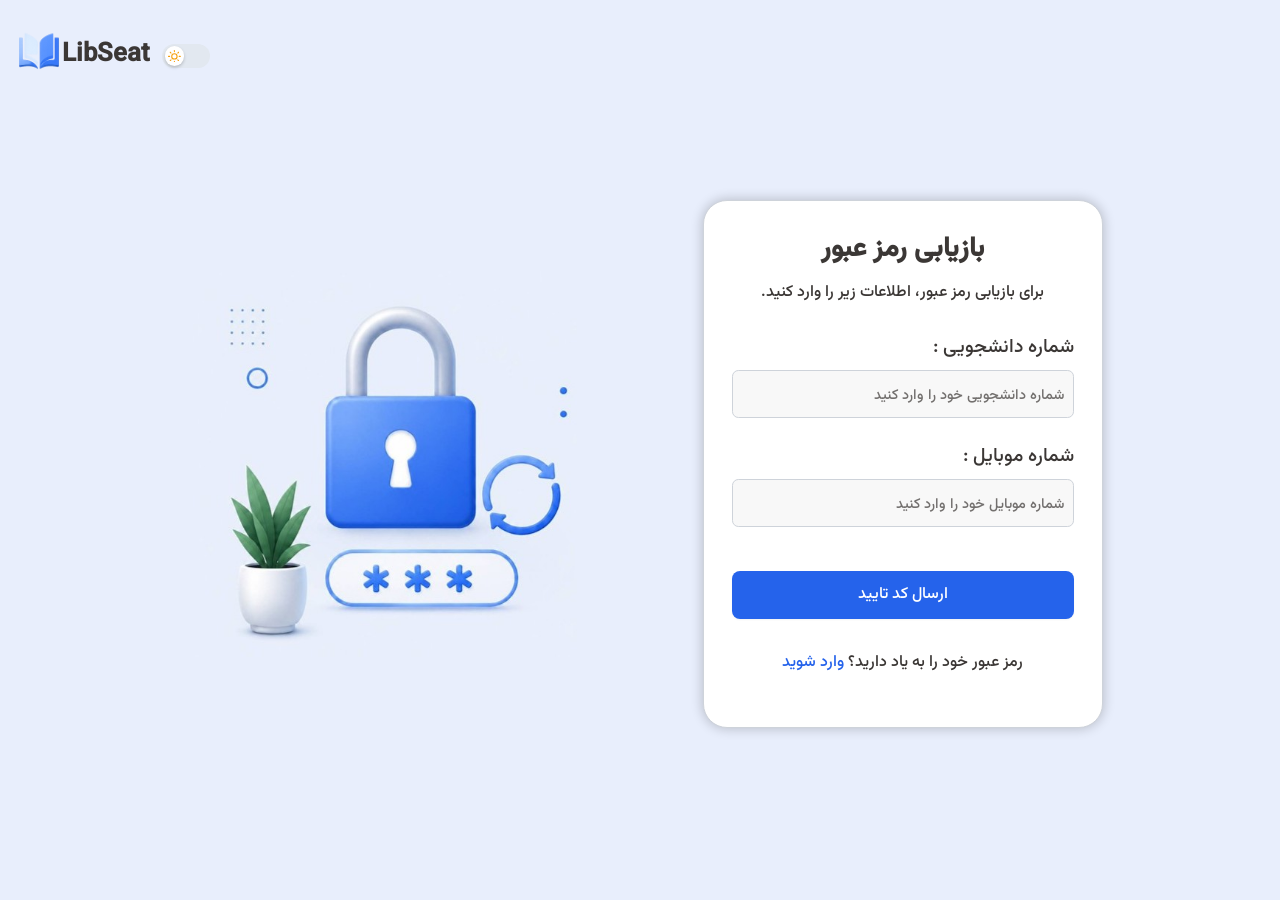
<file: ForgotPass/ForgotPass.html>
<!DOCTYPE html>
<html lang="fa" dir="rtl">

<head>
    <meta charset="UTF-8">
    <meta name="viewport" content="width=device-width, initial-scale=1.0">
    <title>بازیابی رمز عبور</title>
    <link rel="icon" type="image/png" href="./icons/logo.png">
    <link rel="stylesheet" href="./Styls/reset.css">
    <link rel="stylesheet" href="./Styls/fonts.css">
    <link rel="stylesheet" href="./Styls/Forgot-style.css">
    <link rel="stylesheet" href="./Styls/forgot-responsive.css">
    <script src="./scripts/forgot-them.js" defer></script>
</head>

<body>
    <div class="container">
        <!-- Header -->
        <header class="header">
            <!-- top bar -->
            <div class="top-bar">
                <div class="brand">
                    <a href="../index.html" class="brand__name">LibSeat</a>
                    <a href="../index.html" class="brand__logo-link">
                        <img src="./icons/logo.svg" alt="LibSeat" class="brand__logo">
                    </a>
                </div>
                <div class="theme-switch-wrapper">
                    <label class="theme-switch" for="checkbox">
                        <input type="checkbox" id="checkbox">
                        <div class="slider">
                            <span class="ball">
                                <svg class="sun-icon" xmlns="http://www.w3.org/2000/svg" viewBox="0 0 24 24" fill="none"
                                    stroke="currentColor" stroke-width="2" stroke-linecap="round"
                                    stroke-linejoin="round">
                                    <circle cx="12" cy="12" r="5"></circle>
                                    <line x1="12" y1="1" x2="12" y2="3"></line>
                                    <line x1="12" y1="21" x2="12" y2="23"></line>
                                    <line x1="4.22" y1="4.22" x2="5.64" y2="5.64"></line>
                                    <line x1="18.36" y1="18.36" x2="19.78" y2="19.78"></line>
                                    <line x1="1" y1="12" x2="3" y2="12"></line>
                                    <line x1="21" y1="12" x2="23" y2="12"></line>
                                    <line x1="4.22" y1="19.78" x2="5.64" y2="18.36"></line>
                                    <line x1="18.36" y1="5.64" x2="19.78" y2="4.22"></line>
                                </svg>
                                <svg class="moon-icon" xmlns="http://www.w3.org/2000/svg" viewBox="0 0 24 24"
                                    fill="none" stroke="currentColor" stroke-width="2" stroke-linecap="round"
                                    stroke-linejoin="round">
                                    <path d="M21 12.79A9 9 0 1 1 11.21 3 7 7 0 0 0 21 12.79z"></path>
                                </svg>
                            </span>
                        </div>
                    </label>
                </div>
            </div>
        </header>


        <!-- Main Layout -->
        <main class="layout">

            <!-- Left Side: banner -->
            <div class="banner">
                <div class="banner__img">
                    <img src="./Images/forgot-pass.jpg" alt="">
                </div>
            </div>

            <!-- Right Side: Form -->
            <div class="card">
                <h2 class="card__title">بازیابی رمز عبور</h2>
                <p class="card__description">برای بازیابی رمز عبور، اطلاعات زیر را وارد کنید.</p>

                <form class="form">
                    <div class="form-group">
                        <label class="form-label" for="studentId">
                            شماره دانشجویی :
                        </label>
                        <div class="input-wrap">
                            <input type="text" id="studentId" name="studentId" inputmode="numeric" pattern="[0-9]*"
                                autocomplete="username" class="form-input" placeholder="شماره دانشجویی خود را وارد کنید"
                                required>
                        </div>
                    </div>

                    <div class="form-group">
                        <label class="form-label" for="mobileNumber">
                            شماره موبایل :
                        </label>
                        <div class="input-wrap">
                            <input type="text" id="mobileNumber" name="mobileNumber" inputmode="numeric" pattern="[0-9]*"
                                autocomplete="tel" class="form-input" placeholder="شماره موبایل خود را وارد کنید"
                                required>
                        </div>
                    </div>

                    <a href="../verify-identity/verify-identity.html" class="btn btn--primary">ارسال کد تایید</a>
                    <p class="login-text">
                        رمز عبور خود را به یاد دارید؟
                        <a href="../login-page/login.html" class="link">وارد شوید</a>
                    </p>
                </form>
            </div>

        </main>
    </div>
</body>

</html>
</file>
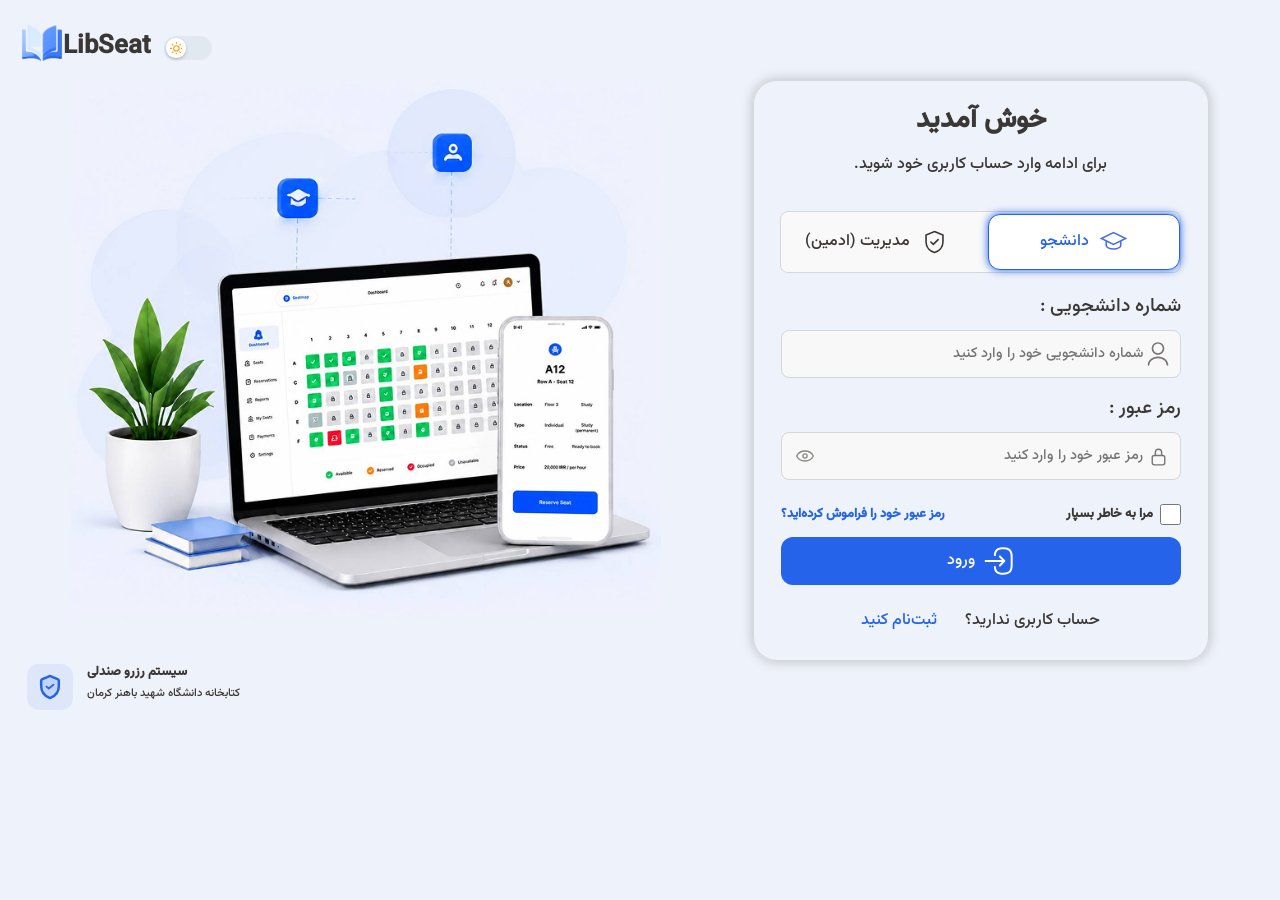
<file: login-page/login.html>
<!DOCTYPE html>
<html lang="fa" dir="rtl">

<head>
    <meta charset="UTF-8">
    <meta name="viewport" content="width=device-width, initial-scale=1.0">
    <title>ورود به سامانه</title>
    <link rel="icon" type="image/png" href="./icons/logo.png">
    <link rel="stylesheet" href="./Styls/reset.css">
    <link rel="stylesheet" href="./Styls/fonts.css">
    <link rel="stylesheet" href="./Styls/login-style.css">
    <link rel="stylesheet" href="./Styls/login-responsive.css">
    <script src="./scripts/theme.js" defer></script>
</head>

<body>

    <div class="container">
        <!-- top bar -->
        <div class="top-bar">
            <div class="brand">
                <a href="../index.html" class="brand__name">LibSeat</a>
                <a href="../index.html" class="brand__logo-link">
                    <img src="./icons/logo.svg" alt="LibSeat" class="brand__logo">
                </a>
            </div>
            <div class="theme-switch-wrapper">
                <label class="theme-switch" for="checkbox">
                    <input type="checkbox" id="checkbox">
                    <div class="slider">
                        <span class="ball">
                            <svg class="sun-icon" xmlns="http://www.w3.org/2000/svg" viewBox="0 0 24 24" fill="none"
                                stroke="currentColor" stroke-width="2" stroke-linecap="round" stroke-linejoin="round">
                                <circle cx="12" cy="12" r="5"></circle>
                                <line x1="12" y1="1" x2="12" y2="3"></line>
                                <line x1="12" y1="21" x2="12" y2="23"></line>
                                <line x1="4.22" y1="4.22" x2="5.64" y2="5.64"></line>
                                <line x1="18.36" y1="18.36" x2="19.78" y2="19.78"></line>
                                <line x1="1" y1="12" x2="3" y2="12"></line>
                                <line x1="21" y1="12" x2="23" y2="12"></line>
                                <line x1="4.22" y1="19.78" x2="5.64" y2="18.36"></line>
                                <line x1="18.36" y1="5.64" x2="19.78" y2="4.22"></line>
                            </svg>
                            <svg class="moon-icon" xmlns="http://www.w3.org/2000/svg" viewBox="0 0 24 24" fill="none"
                                stroke="currentColor" stroke-width="2" stroke-linecap="round" stroke-linejoin="round">
                                <path d="M21 12.79A9 9 0 1 1 11.21 3 7 7 0 0 0 21 12.79z"></path>
                            </svg>
                        </span>
                    </div>
                </label>
            </div>
        </div>
        <main class="login-main">
            <!-- ستون راست: فرم -->
            <div class="login-right">
                <div class="login-card">

                    <div class="login-card__header">
                        <h1 class="login-card__title">خوش آمدید</h1>
                        <p class="login-card__subtitle">
                            برای ادامه وارد حساب کاربری خود شوید.
                        </p>
                    </div>
                    <div class="role-tabs">
                        <button type="button" class="role-tab role-tab__active" data-role="student"
                            id="student-roleTab">
                            <img src="./icons/student.svg" alt=""> دانشجو
                        </button>
                        <button type="button" class="role-tab " data-role="admin" id="admin-roleTab">
                            <img src="./icons/admin.svg" alt=""> مدیریت (ادمین)
                        </button>

                    </div>


                    <form class="login-form login-form__student login-form__active" novalidate>

                        <div class="form-group">
                            <label class="form-label" for="studentId">
                                شماره دانشجویی :
                            </label>
                            <div class="input-wrap">
                                <input type="text" id="studentId" name="studentId" inputmode="numeric" pattern="[0-9]*"
                                    autocomplete="student-id" class="form-input student-id"
                                    placeholder="شماره دانشجویی خود را وارد کنید ">
                                <span class="input-icon input-icon--user" aria-hidden="true"></span>
                            </div>
                        </div>

                        <div class="form-group">
                            <label class="form-label" for="password">
                                رمز عبور :
                            </label>
                            <div class="input-wrap">
                                <input type="password" id="password" name="password" autocomplete="current-password"
                                    class="form-input password-student" placeholder="رمز عبور خود را وارد کنید">
                                <span class="input-icon input-icon--lock" aria-hidden="true"></span>
                                <button type="button" class="input-eye input-eye-student"
                                    aria-label="نمایش رمز عبور"></button>
                            </div>
                        </div>

                        <div class="login-form__options">
                            <label class="remember-me">
                                <input type="checkbox" class="remember-me__check">
                                <span>مرا به خاطر بسپار</span>
                            </label>
                            <a href="../ForgotPass/ForgotPass.html" class="forgot-pass">
                                رمز عبور خود را فراموش کرده‌اید؟
                            </a>
                        </div>

                        <button type="submit" class="btn-login">
                            ورود
                            <span class="btn-login--icon" aria-hidden="true"></span>
                        </button>

                    </form>

                    <form action="#" class="login-form login-form__admin ">

                        <div class="form-group">
                            <label class="form-label" for="adminId">
                                نام کاربری :
                            </label>
                            <div class="input-wrap">
                                <input type="text" id="adminId" name="adminId" autocomplete="student-id"
                                    class="form-input student-id" placeholder=" نام کاربری خود را وارد کنید ">
                                <span class="input-icon input-icon--user" aria-hidden="true"></span>
                            </div>
                        </div>

                        <div class="form-group">
                            <label class="form-label" for="password">
                                رمز عبور :
                            </label>
                            <div class="input-wrap">
                                <input type="password" id="password" name="password" autocomplete="current-password"
                                    class="form-input password-admin" placeholder="رمز عبور خود را وارد کنید">
                                <span class="input-icon input-icon--lock" aria-hidden="true"></span>
                                <button type="button" class="input-eye input-eye-admin"
                                    aria-label="نمایش رمز عبور"></button>
                            </div>
                        </div>

                        <div class="login-form__options">
                            <label class="remember-me">
                                <input type="checkbox" class="remember-me__check">
                                <span>مرا به خاطر بسپار</span>
                            </label>
                            <a href="../ForgotPass/ForgotPass.html" class="forgot-pass">
                                رمز عبور خود را فراموش کرده‌اید؟
                            </a>
                        </div>

                        <button type="submit" class="btn-login">
                            ورود
                            <span class="btn-login--icon" aria-hidden="true"></span>
                        </button>

                    </form>

                    <p class="register-prompt">
                        حساب کاربری ندارید؟
                        <a href="../signUp-page/signUp-page.html" class="register-prompt__link">ثبت‌نام کنید</a>
                    </p>


                </div>
            </div>
            <!-- /login-right -->


            <!-- ستون چپ: بنر -->
            <div class="login-banner">

                <div class="login-banner__img">
                    <img src="./Images/login-banner.jpg" alt="سامانه رزرو صندلی کتابخانه"
                        class="login-banner__img-img">
                </div>


            </div>
            <!-- /login-banner -->
        </main>
        <div class="login-banner-info">
            <span class="login-banner__info-icon">
                <img src="./icons/login-banner__info-icon.svg" alt="">
            </span>
            <div>
                <p class="login-hero__info-title">سیستم رزرو صندلی</p>
                <p class="login-hero__info-sub">
                    کتابخانه دانشگاه شهید باهنر کرمان
                </p>
            </div>
        </div>
    </div>

</body>

</html>
</file>
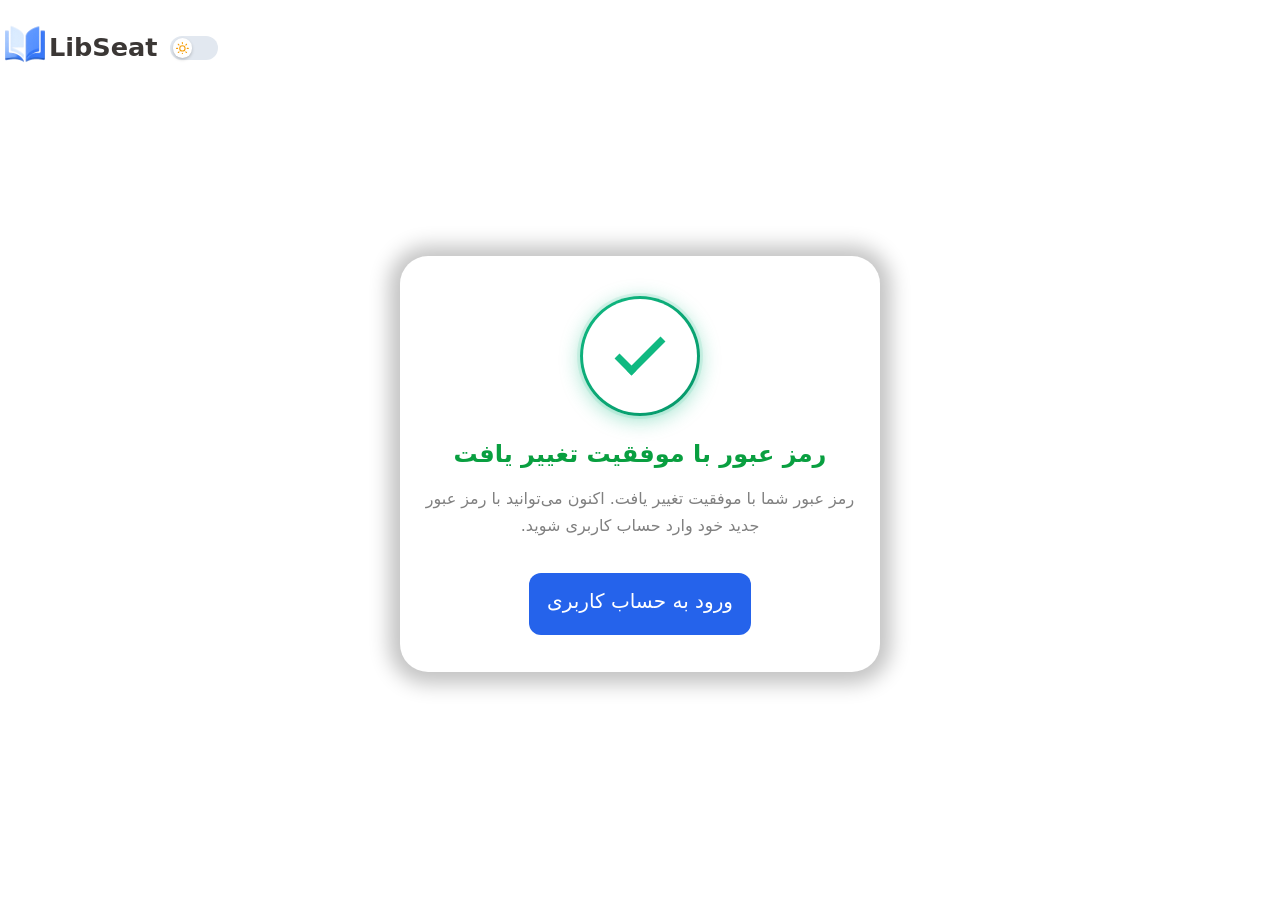
<file: password-reset-success/password-reset-success.html>
<!DOCTYPE html>
<html lang="fa" dir="rtl">

<head>
    <meta charset="UTF-8">
    <meta name="viewport" content="width=device-width, initial-scale=1.0">
    <title>تغییر رمز موفقیت آمیز</title>
    <link rel="icon" type="image/png" href="./icons/logo.png">
    <link rel="stylesheet" href="./Styls/reset.css">
    <link rel="stylesheet" href="./Styls/fonts.css">
    <link rel="stylesheet" href="./Styls/pass-reset-success.css">
    <script src="./scripts/success-reset.js" defer></script>
</head>

<body>
    <div class="success-container">
        <header class="header">
            <!-- top bar -->
            <div class="top-bar">
                <div class="brand">
                    <a href="../index.html" class="brand__name">LibSeat</a>
                    <a href="../index.html" class="brand__logo-link">
                        <img src="./icons/logo.svg" alt="LibSeat" class="brand__logo">
                    </a>
                </div>
                <div class="theme-switch-wrapper">
                    <label class="theme-switch" for="checkbox">
                        <input type="checkbox" id="checkbox">
                        <div class="slider">
                            <span class="ball">
                                <svg class="sun-icon" xmlns="http://www.w3.org/2000/svg" viewBox="0 0 24 24" fill="none"
                                    stroke="currentColor" stroke-width="2" stroke-linecap="round"
                                    stroke-linejoin="round">
                                    <circle cx="12" cy="12" r="5"></circle>
                                    <line x1="12" y1="1" x2="12" y2="3"></line>
                                    <line x1="12" y1="21" x2="12" y2="23"></line>
                                    <line x1="4.22" y1="4.22" x2="5.64" y2="5.64"></line>
                                    <line x1="18.36" y1="18.36" x2="19.78" y2="19.78"></line>
                                    <line x1="1" y1="12" x2="3" y2="12"></line>
                                    <line x1="21" y1="12" x2="23" y2="12"></line>
                                    <line x1="4.22" y1="19.78" x2="5.64" y2="18.36"></line>
                                    <line x1="18.36" y1="5.64" x2="19.78" y2="4.22"></line>
                                </svg>
                                <svg class="moon-icon" xmlns="http://www.w3.org/2000/svg" viewBox="0 0 24 24"
                                    fill="none" stroke="currentColor" stroke-width="2" stroke-linecap="round"
                                    stroke-linejoin="round">
                                    <path d="M21 12.79A9 9 0 1 1 11.21 3 7 7 0 0 0 21 12.79z"></path>
                                </svg>
                            </span>
                        </div>
                    </label>
                </div>
            </div>
        </header>


        <main class="main">
            <div class="success-card">
                <div class="success-checkmark">
                    <div class="success-icon">
                        <div class="success-icon-circle">
                            <div class="success-icon-check"></div>
                        </div>
                    </div>

                </div>

                <h1 class="success-title">رمز عبور با موفقیت تغییر یافت</h1>
                <p class="success-description">
                    رمز عبور شما با موفقیت تغییر یافت. اکنون می‌توانید با رمز عبور جدید خود وارد حساب کاربری شوید.
                </p>

                <a href="../login-page/login.html" class="btn btn--primary success-btn" id="loginBtn">
                    ورود به حساب کاربری
                </a>

            </div>
        </main>
    </div>


</body>

</html>
</file>
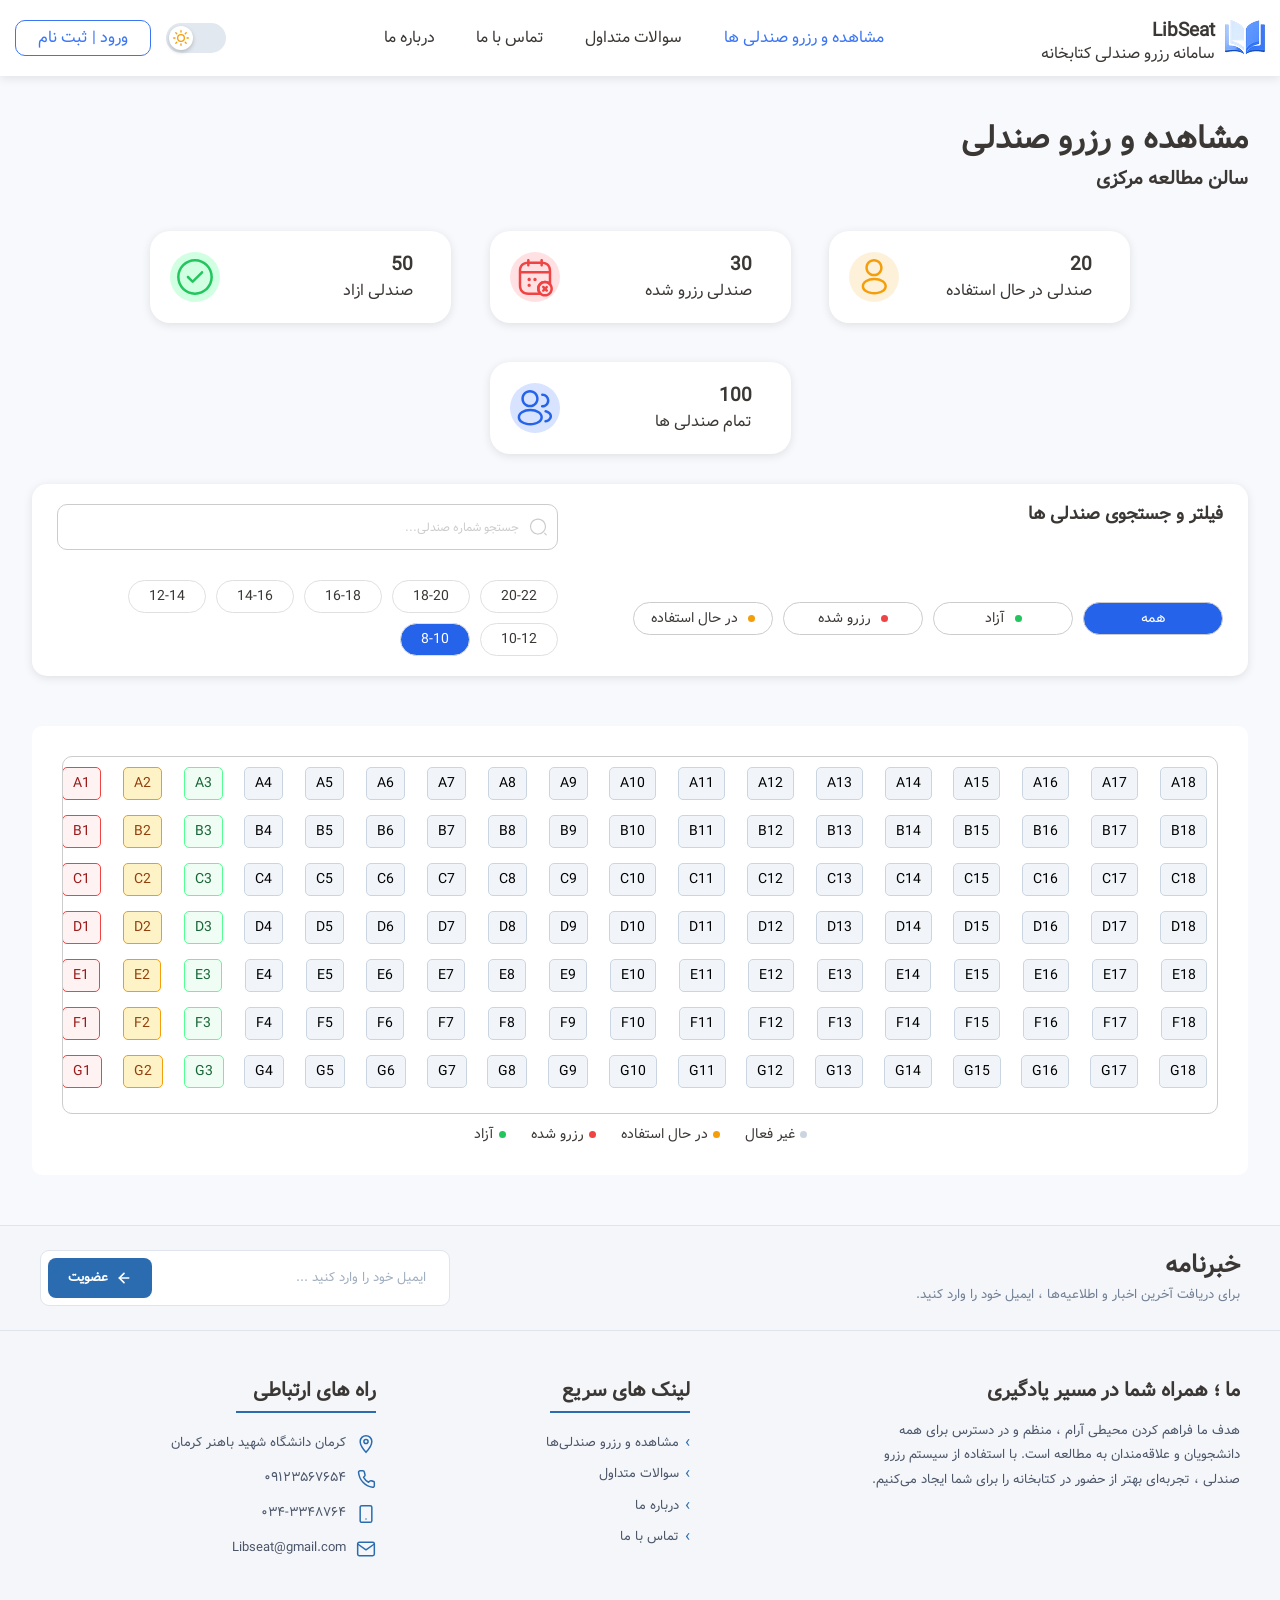
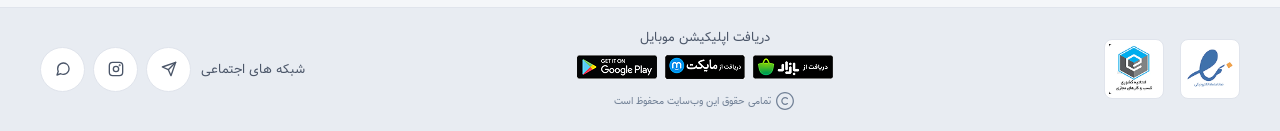
<file: reservation-page/reservation-page.html>
<!DOCTYPE html>
<html lang="fa" dir="rtl">

<head>
  <meta charset="UTF-8">
  <meta name="viewport" content="width=device-width, initial-scale=1.0">
  <link rel="shortcut icon" href="./reservation-page__pictures/file_00000000ac5071f4b8dd601711ee3e0a 1.png"
    type="image/x-icon">
  <link rel="stylesheet" href="./reservation-page__styles/reservation-page__fonts.css">
  <link rel="stylesheet" href="./reservation-page__styles/reservation-page__reset.css">
  <link rel="stylesheet" href="./reservation-page__styles/reservation-page__style.css">
  <link rel="stylesheet" href="./reservation-page__styles/reservation-page__responsive.css">
  <title>reservation</title>
</head>

<body>
  <div class="backDrop"></div>
  <header class="header">
    <nav class="header-nav">
      <button class="menu-toggle">
        <span class="hamburger-line"></span>
        <span class="hamburger-line"></span>
        <span class="hamburger-line"></span>
      </button>
      <a href="../index.html" class="nav-logo">
        <div class="nav-logo__img">
          <img src="./reservation-page__pictures/file_00000000ac5071f4b8dd601711ee3e0a 1.png" alt="">
        </div>
        <div class="nav-logo__text">
          <h3 class="nav-logo__text-title">LibSeat</h3>
          <p class="nav-logo__text-content">سامانه رزرو صندلی کتابخانه</p>
        </div>
      </a>
      <div class="nav-items">
        <a href="#" class="nav-item" style="color: #3A75f5;">مشاهده و رزرو صندلی ها</a>
        <a href="../index.html" class="nav-item">سوالات متداول</a>
        <a href="../index.html" class="nav-item">تماس با ما</a>
        <a href="../index.html" class="nav-item">درباره ما</a>
      </div>
      <div class="nav-left__wrapper">
        <div class="theme-switch-wrapper">
          <label class="theme-switch" for="checkbox">
            <input type="checkbox" id="checkbox">
            <div class="slider">
              <span class="ball">
                <svg class="sun-icon" xmlns="http://www.w3.org/2000/svg" viewBox="0 0 24 24" fill="none"
                  stroke="currentColor" stroke-width="2" stroke-linecap="round" stroke-linejoin="round">
                  <circle cx="12" cy="12" r="5"></circle>
                  <line x1="12" y1="1" x2="12" y2="3"></line>
                  <line x1="12" y1="21" x2="12" y2="23"></line>
                  <line x1="4.22" y1="4.22" x2="5.64" y2="5.64"></line>
                  <line x1="18.36" y1="18.36" x2="19.78" y2="19.78"></line>
                  <line x1="1" y1="12" x2="3" y2="12"></line>
                  <line x1="21" y1="12" x2="23" y2="12"></line>
                  <line x1="4.22" y1="19.78" x2="5.64" y2="18.36"></line>
                  <line x1="18.36" y1="5.64" x2="19.78" y2="4.22"></line>
                </svg>
                <svg class="moon-icon" xmlns="http://www.w3.org/2000/svg" viewBox="0 0 24 24" fill="none"
                  stroke="currentColor" stroke-width="2" stroke-linecap="round" stroke-linejoin="round">
                  <path d="M21 12.79A9 9 0 1 1 11.21 3 7 7 0 0 0 21 12.79z"></path>
                </svg>
              </span>
            </div>
          </label>
        </div>
        <div class="Login-btn">
          <a href="../login-page/login.html" class="Login-btn__text">ورود | ثبت نام</a>
        </div>
      </div>
    </nav>
    <div class="hamburger-menu">
      <a href="../index.html" class="hamburger-menu-item">سوالات متداول</a>
      <a href="../index.html" class="hamburger-menu-item">تماس با ما</a>
      <a href="../index.html" class="hamburger-menu-item">درباره ما</a>
      <a href="../login-page/login.html" class=" hamburger-menu__login">ورود به حساب کاربری</a>
    </div>
  </header>
  <main class="main">
    <div class="container">
      <div class="page-title">
        <h1>مشاهده و رزرو صندلی </h1>
        <h3>سالن مطالعه مرکزی</h3>
      </div>
      <div class="state-cards">
        <div class="state-card">
          <div class="state-card-content">
            <div class="num">20</div>
            <p class="label">صندلی در حال استفاده</p>
          </div>
          <div class="state-card__svg-wrapper">
            <svg width="50" height="50" viewBox="0 0 50 50" fill="none" xmlns="http://www.w3.org/2000/svg">
              <rect width="50" height="50" rx="25" fill="#F59E0B" fill-opacity="0.15" />
              <path
                d="M25.2658 24.3668C25.2158 24.3668 25.1825 24.3668 25.1325 24.3668C25.0491 24.3502 24.9325 24.3502 24.8325 24.3668C19.9991 24.2168 16.3491 20.4168 16.3491 15.7335C16.3491 10.9668 20.2325 7.0835 24.9991 7.0835C29.7658 7.0835 33.6491 10.9668 33.6491 15.7335C33.6325 20.4168 29.9658 24.2168 25.3158 24.3668C25.2991 24.3668 25.2825 24.3668 25.2658 24.3668ZM24.9991 9.5835C21.6158 9.5835 18.8491 12.3502 18.8491 15.7335C18.8491 19.0668 21.4491 21.7502 24.7658 21.8668C24.8491 21.8502 25.0825 21.8502 25.2991 21.8668C28.5658 21.7168 31.1325 19.0335 31.1491 15.7335C31.1491 12.3502 28.3825 9.5835 24.9991 9.5835Z"
                fill="#F59E0B" />
              <path
                d="M25.2827 42.5832C22.016 42.5832 18.7327 41.7498 16.2493 40.0832C13.9327 38.5498 12.666 36.4498 12.666 34.1665C12.666 31.8832 13.9327 29.7665 16.2493 28.2165C21.2493 24.8998 29.3493 24.8998 34.316 28.2165C36.616 29.7498 37.8993 31.8498 37.8993 34.1332C37.8993 36.4165 36.6327 38.5332 34.316 40.0832C31.816 41.7498 28.5493 42.5832 25.2827 42.5832ZM17.6327 30.3165C16.0327 31.3832 15.166 32.7498 15.166 34.1832C15.166 35.5998 16.0493 36.9665 17.6327 38.0165C21.7827 40.7998 28.7827 40.7998 32.9327 38.0165C34.5327 36.9498 35.3993 35.5832 35.3993 34.1498C35.3993 32.7332 34.516 31.3665 32.9327 30.3165C28.7827 27.5498 21.7827 27.5498 17.6327 30.3165Z"
                fill="#F59E0B" />
            </svg>
          </div>
        </div>
        <div class="state-card">
          <div class="state-card-content">
            <div class="num">30</div>
            <p class="label">صندلی رزرو شده</p>
          </div>
          <div class="state-card__svg-wrapper">
            <svg width="50" height="50" viewBox="0 0 50 50" fill="none" xmlns="http://www.w3.org/2000/svg">
              <rect width="50" height="50" rx="25" fill="#FFE1E3" />
              <path
                d="M18.3335 14.5835C17.6502 14.5835 17.0835 14.0168 17.0835 13.3335V8.3335C17.0835 7.65016 17.6502 7.0835 18.3335 7.0835C19.0168 7.0835 19.5835 7.65016 19.5835 8.3335V13.3335C19.5835 14.0168 19.0168 14.5835 18.3335 14.5835Z"
                fill="#EF4444" />
              <path
                d="M31.6665 14.5835C30.9832 14.5835 30.4165 14.0168 30.4165 13.3335V8.3335C30.4165 7.65016 30.9832 7.0835 31.6665 7.0835C32.3498 7.0835 32.9165 7.65016 32.9165 8.3335V13.3335C32.9165 14.0168 32.3498 14.5835 31.6665 14.5835Z"
                fill="#EF4444" />
              <path
                d="M19.1667 29.1665C18.7333 29.1665 18.3 28.9831 17.9833 28.6831C17.9167 28.5998 17.8333 28.5165 17.7833 28.4332C17.7167 28.3332 17.6667 28.2332 17.6333 28.1332C17.5833 28.0332 17.55 27.9332 17.5333 27.8332C17.5167 27.7165 17.5 27.5998 17.5 27.4998C17.5 27.0665 17.6833 26.6332 17.9833 26.3165C18.6 25.6998 19.7167 25.6998 20.35 26.3165C20.65 26.6332 20.8333 27.0665 20.8333 27.4998C20.8333 27.5998 20.8167 27.7165 20.8 27.8332C20.7833 27.9332 20.75 28.0332 20.7 28.1332C20.6667 28.2332 20.6167 28.3332 20.55 28.4332C20.4833 28.5165 20.4167 28.5998 20.35 28.6831C20.0333 28.9831 19.6 29.1665 19.1667 29.1665Z"
                fill="#EF4444" />
              <path
                d="M25.0002 29.1665C24.7835 29.1665 24.5668 29.1165 24.3668 29.0331C24.1502 28.9498 23.9668 28.8331 23.8168 28.6831C23.7502 28.5998 23.6668 28.5165 23.6168 28.4331C23.5502 28.3331 23.5002 28.2331 23.4668 28.1331C23.4168 28.0331 23.3835 27.9331 23.3668 27.8331C23.3502 27.7165 23.3335 27.5998 23.3335 27.4998C23.3335 27.0665 23.5168 26.6331 23.8168 26.3165C23.9668 26.1665 24.1502 26.0498 24.3668 25.9664C24.9668 25.6998 25.7168 25.8498 26.1835 26.3165C26.4835 26.6331 26.6668 27.0665 26.6668 27.4998C26.6668 27.5998 26.6502 27.7165 26.6335 27.8331C26.6168 27.9331 26.5835 28.0331 26.5335 28.1331C26.5002 28.2331 26.4502 28.3331 26.3835 28.4331C26.3168 28.5165 26.2502 28.5998 26.1835 28.6831C25.8668 28.9831 25.4335 29.1665 25.0002 29.1665Z"
                fill="#EF4444" />
              <path
                d="M19.1667 34.9999C18.7167 34.9999 18.3 34.8165 17.9833 34.5165C17.6833 34.1998 17.5 33.7665 17.5 33.3332C17.5 32.8999 17.6833 32.4665 17.9833 32.1499C18.0667 32.0832 18.15 31.9999 18.2333 31.9499C18.3333 31.8832 18.4333 31.8332 18.5333 31.7998C18.6333 31.7498 18.7333 31.7165 18.8333 31.6998C19.1667 31.6332 19.5 31.6665 19.8 31.7998C20.0167 31.8832 20.1833 31.9999 20.35 32.1499C20.65 32.4665 20.8333 32.8999 20.8333 33.3332C20.8333 33.7665 20.65 34.1998 20.35 34.5165C20.1833 34.6665 20.0167 34.7832 19.8 34.8665C19.6 34.9499 19.3833 34.9999 19.1667 34.9999Z"
                fill="#EF4444" />
              <path
                d="M39.1668 21.3999H10.8335C10.1502 21.3999 9.5835 20.8332 9.5835 20.1499C9.5835 19.4666 10.1502 18.8999 10.8335 18.8999H39.1668C39.8502 18.8999 40.4168 19.4666 40.4168 20.1499C40.4168 20.8332 39.8502 21.3999 39.1668 21.3999Z"
                fill="#EF4444" />
              <path
                d="M35.0002 44.5833C30.6335 44.5833 27.0835 41.0333 27.0835 36.6667C27.0835 32.3 30.6335 28.75 35.0002 28.75C39.3668 28.75 42.9168 32.3 42.9168 36.6667C42.9168 41.0333 39.3668 44.5833 35.0002 44.5833ZM35.0002 31.25C32.0168 31.25 29.5835 33.6833 29.5835 36.6667C29.5835 39.65 32.0168 42.0833 35.0002 42.0833C37.9835 42.0833 40.4168 39.65 40.4168 36.6667C40.4168 33.6833 37.9835 31.25 35.0002 31.25Z"
                fill="#EF4444" />
              <path
                d="M36.783 39.7669C36.4664 39.7669 36.1497 39.6503 35.8997 39.4003L32.383 35.8836C31.8997 35.4002 31.8997 34.6002 32.383 34.1169C32.8663 33.6336 33.6664 33.6336 34.1497 34.1169L37.6664 37.6335C38.1497 38.1169 38.1497 38.9169 37.6664 39.4003C37.4164 39.6503 37.0997 39.7669 36.783 39.7669Z"
                fill="#EF4444" />
              <path
                d="M33.217 39.8167C32.9004 39.8167 32.5837 39.7001 32.3337 39.4501C31.8504 38.9667 31.8504 38.1667 32.3337 37.6833L35.8504 34.1667C36.3337 33.6834 37.1337 33.6834 37.617 34.1667C38.1004 34.65 38.1004 35.45 37.617 35.9334L34.1004 39.4501C33.8504 39.6834 33.5337 39.8167 33.217 39.8167Z"
                fill="#EF4444" />
              <path
                d="M30.6167 42.9168H18.3333C12.25 42.9168 8.75 39.4168 8.75 33.3335V19.1668C8.75 13.0835 12.25 9.5835 18.3333 9.5835H31.6667C37.75 9.5835 41.25 13.0835 41.25 19.1668V32.2668C41.25 32.7835 40.9333 33.2502 40.4333 33.4335C39.95 33.6168 39.4 33.4835 39.05 33.0835C38.0167 31.9168 36.5333 31.2502 34.9833 31.2502C32 31.2502 29.5667 33.6835 29.5667 36.6668C29.5667 37.6502 29.8333 38.6169 30.35 39.4502C30.6333 39.9502 31 40.3668 31.4 40.7168C31.8 41.0501 31.95 41.6002 31.7667 42.1002C31.6167 42.5835 31.15 42.9168 30.6167 42.9168ZM18.3333 12.0835C13.5667 12.0835 11.25 14.4002 11.25 19.1668V33.3335C11.25 38.1002 13.5667 40.4168 18.3333 40.4168H28.0333C27.4167 39.2835 27.0833 38.0002 27.0833 36.6668C27.0833 32.3002 30.6333 28.7502 35 28.7502C36.3167 28.7502 37.6167 29.0835 38.75 29.7002V19.1668C38.75 14.4002 36.4333 12.0835 31.6667 12.0835H18.3333Z"
                fill="#EF4444" />
            </svg>
          </div>
        </div>
        <div class="state-card">
          <div class="state-card-content">
            <div class="num">50</div>
            <p class="label">صندلی ازاد</p>
          </div>
          <div class="state-card__svg-wrapper">
            <svg width="50" height="50" viewBox="0 0 50 50" fill="none" xmlns="http://www.w3.org/2000/svg">
              <rect width="50" height="50" rx="25" fill="#D0FFE2" />
              <path
                d="M25.0002 42.9168C15.1168 42.9168 7.0835 34.8835 7.0835 25.0002C7.0835 15.1168 15.1168 7.0835 25.0002 7.0835C34.8835 7.0835 42.9168 15.1168 42.9168 25.0002C42.9168 34.8835 34.8835 42.9168 25.0002 42.9168ZM25.0002 9.5835C16.5002 9.5835 9.5835 16.5002 9.5835 25.0002C9.5835 33.5002 16.5002 40.4168 25.0002 40.4168C33.5002 40.4168 40.4168 33.5002 40.4168 25.0002C40.4168 16.5002 33.5002 9.5835 25.0002 9.5835Z"
                fill="#22C55E" />
              <path
                d="M22.6334 30.9668C22.3001 30.9668 21.9834 30.8335 21.7501 30.6002L17.0334 25.8835C16.5501 25.4002 16.5501 24.6002 17.0334 24.1168C17.5167 23.6335 18.3167 23.6335 18.8001 24.1168L22.6334 27.9502L31.2001 19.3835C31.6834 18.9002 32.4834 18.9002 32.9667 19.3835C33.4501 19.8668 33.4501 20.6668 32.9667 21.1502L23.5167 30.6002C23.2834 30.8335 22.9667 30.9668 22.6334 30.9668Z"
                fill="#22C55E" />
            </svg>
          </div>
        </div>
        <div class="state-card">
          <div class="state-card-content">
            <div class="num">100</div>
            <p class="label">تمام صندلی ها</p>
          </div>
          <div class="state-card__svg-wrapper">
            <svg width="50" height="50" viewBox="0 0 50 50" fill="none" xmlns="http://www.w3.org/2000/svg">
              <rect width="50" height="50" rx="25" fill="#D7E3FF" />
              <path
                d="M20.2658 24.3668C20.2158 24.3668 20.1825 24.3668 20.1325 24.3668C20.0491 24.3502 19.9325 24.3502 19.8325 24.3668C14.9991 24.2168 11.3491 20.4168 11.3491 15.7335C11.3491 10.9668 15.2325 7.0835 19.9991 7.0835C24.7658 7.0835 28.6491 10.9668 28.6491 15.7335C28.6325 20.4168 24.9658 24.2168 20.3158 24.3668C20.2991 24.3668 20.2825 24.3668 20.2658 24.3668ZM19.9991 9.5835C16.6158 9.5835 13.8491 12.3502 13.8491 15.7335C13.8491 19.0668 16.4491 21.7502 19.7658 21.8668C19.8658 21.8502 20.0825 21.8502 20.2991 21.8668C23.5658 21.7168 26.1325 19.0335 26.1491 15.7335C26.1491 12.3502 23.3825 9.5835 19.9991 9.5835Z"
                fill="#2563EB" />
              <path
                d="M32.566 24.5832C32.516 24.5832 32.466 24.5832 32.416 24.5665C31.7326 24.6332 31.0326 24.1498 30.966 23.4665C30.8993 22.7832 31.316 22.1665 31.9993 22.0832C32.1993 22.0665 32.416 22.0665 32.5993 22.0665C35.0326 21.9332 36.9326 19.9332 36.9326 17.4832C36.9326 14.9498 34.8826 12.8998 32.3493 12.8998C31.666 12.9165 31.0993 12.3498 31.0993 11.6665C31.0993 10.9832 31.666 10.4165 32.3493 10.4165C36.2493 10.4165 39.4326 13.5998 39.4326 17.4998C39.4326 21.3332 36.4326 24.4332 32.616 24.5832C32.5993 24.5832 32.5826 24.5832 32.566 24.5832Z"
                fill="#2563EB" />
              <path
                d="M20.2827 42.5832C17.016 42.5832 13.7327 41.7498 11.2493 40.0832C8.93268 38.5498 7.66602 36.4498 7.66602 34.1665C7.66602 31.8832 8.93268 29.7665 11.2493 28.2165C16.2493 24.8998 24.3493 24.8998 29.316 28.2165C31.616 29.7498 32.8993 31.8498 32.8993 34.1332C32.8993 36.4165 31.6327 38.5332 29.316 40.0832C26.816 41.7498 23.5493 42.5832 20.2827 42.5832ZM12.6327 30.3165C11.0327 31.3832 10.166 32.7498 10.166 34.1832C10.166 35.5998 11.0493 36.9665 12.6327 38.0165C16.7827 40.7998 23.7827 40.7998 27.9327 38.0165C29.5327 36.9498 30.3993 35.5832 30.3993 34.1498C30.3993 32.7332 29.516 31.3665 27.9327 30.3165C23.7827 27.5498 16.7827 27.5498 12.6327 30.3165Z"
                fill="#2563EB" />
              <path
                d="M35.566 39.5834C34.9826 39.5834 34.466 39.1834 34.3493 38.5834C34.216 37.9 34.6493 37.25 35.316 37.1C36.366 36.8834 37.3326 36.4667 38.0826 35.8834C39.0326 35.1667 39.5493 34.2667 39.5493 33.3167C39.5493 32.3667 39.0326 31.4667 38.0993 30.7667C37.366 30.2 36.4493 29.8 35.366 29.55C34.6993 29.4 34.266 28.7334 34.416 28.05C34.566 27.3834 35.2326 26.95 35.916 27.1C37.3493 27.4167 38.5993 27.9834 39.616 28.7667C41.166 29.9334 42.0493 31.5834 42.0493 33.3167C42.0493 35.05 41.1493 36.7 39.5993 37.8834C38.566 38.6834 37.266 39.2667 35.8326 39.55C35.7326 39.5834 35.6493 39.5834 35.566 39.5834Z"
                fill="#2563EB" />
            </svg>
          </div>
        </div>
      </div>
      <div class="filterSearch">
        <div class="filterSearch-top">
          <h2 class="filterSearch-title">فیلتر و جستجوی صندلی ها</h2>
          <div class="searchBox">
            <div class="searchBox-svg">
              <svg width="20" height="20" viewBox="0 0 20 20" fill="none" xmlns="http://www.w3.org/2000/svg">
                <path
                  d="M9.58317 18.1248C4.87484 18.1248 1.0415 14.2915 1.0415 9.58317C1.0415 4.87484 4.87484 1.0415 9.58317 1.0415C14.2915 1.0415 18.1248 4.87484 18.1248 9.58317C18.1248 14.2915 14.2915 18.1248 9.58317 18.1248ZM9.58317 2.2915C5.55817 2.2915 2.2915 5.5665 2.2915 9.58317C2.2915 13.5998 5.55817 16.8748 9.58317 16.8748C13.6082 16.8748 16.8748 13.5998 16.8748 9.58317C16.8748 5.5665 13.6082 2.2915 9.58317 2.2915Z"
                  fill="currentColor" />
                <path
                  d="M18.3335 18.9585C18.1752 18.9585 18.0169 18.9002 17.8919 18.7752L16.2252 17.1085C15.9835 16.8669 15.9835 16.4669 16.2252 16.2252C16.4669 15.9835 16.8669 15.9835 17.1085 16.2252L18.7752 17.8919C19.0169 18.1335 19.0169 18.5335 18.7752 18.7752C18.6502 18.9002 18.4919 18.9585 18.3335 18.9585Z"
                  fill="currentColor" />
              </svg>
            </div>
            <input type="text" class="searchBox-input" placeholder="جستجو شماره صندلی...">
          </div>
        </div>
        <div class="filterSearch-bottom">
          <div class="fliterStatus-btns--desktop">
            <button class="fliterStatus-btn fliterStatus-btn--active" id="all">همه</button>
            <button class="fliterStatus-btn" id="free">آزاد</button>
            <button class="fliterStatus-btn" id="reserved">رزرو شده</button>
            <button class="fliterStatus-btn" id="using">در حال استفاده</button>
          </div>
          <div class="fliterTime-btns--desktop">
            <button class="fliterTime-btn">20-22</button>
            <button class="fliterTime-btn">18-20</button>
            <button class="fliterTime-btn">16-18</button>
            <button class="fliterTime-btn">14-16</button>
            <button class="fliterTime-btn">12-14</button>
            <button class="fliterTime-btn">10-12</button>
            <button class="fliterTime-btn fliterTime-btn--active">8-10</button>
          </div>
        </div>
        <button class="mobileFilters-btn">
          <div class="mobileFilters-btn__content">
            <p class="mobileFilters-btn__text">
              فیلتر ها
            </p>
            <div class="mobileFilters-btn__svg">
              <svg width="26" height="26" viewBox="0 0 26 26" fill="none" xmlns="http://www.w3.org/2000/svg">
                <path d="M4.33301 7.5835H21.6663" stroke="currentColor" stroke-width="2" stroke-linecap="round" />
                <path d="M7.58301 13H18.4163" stroke="currentColor" stroke-width="2" stroke-linecap="round" />
                <path d="M10.833 18.4165H15.1663" stroke="currentColor" stroke-width="2" stroke-linecap="round" />
                <path
                  d="M17.3337 9.74984C18.5303 9.74984 19.5003 8.77979 19.5003 7.58317C19.5003 6.38655 18.5303 5.4165 17.3337 5.4165C16.137 5.4165 15.167 6.38655 15.167 7.58317C15.167 8.77979 16.137 9.74984 17.3337 9.74984Z"
                  fill="currentColor" />
                <path
                  d="M8.66667 15.1668C9.86328 15.1668 10.8333 14.1968 10.8333 13.0002C10.8333 11.8035 9.86328 10.8335 8.66667 10.8335C7.47005 10.8335 6.5 11.8035 6.5 13.0002C6.5 14.1968 7.47005 15.1668 8.66667 15.1668Z"
                  fill="currentColor" />
                <path
                  d="M12.9997 20.5833C14.1963 20.5833 15.1663 19.6133 15.1663 18.4167C15.1663 17.22 14.1963 16.25 12.9997 16.25C11.8031 16.25 10.833 17.22 10.833 18.4167C10.833 19.6133 11.8031 20.5833 12.9997 20.5833Z"
                  fill="currentColor" />
              </svg>
            </div>
          </div>
        </button>

      </div>
      <div class="mobileFilters-menu">
        <div class="mobileFilters-menu__head">
          <div></div>
          <p class="mobileFilters-menu__head-title">فیلتر ها</p>
          <button class="mobileFilters-menu__head-closeBtn">
            <svg width="33" height="33" viewBox="0 0 28 28" fill="none" xmlns="http://www.w3.org/2000/svg">
              <path
                d="M10.6983 18.1766C10.4766 18.1766 10.2549 18.0949 10.0799 17.9199C9.74159 17.5816 9.74159 17.0216 10.0799 16.6833L16.6833 10.0799C17.0216 9.74159 17.5816 9.74159 17.9199 10.0799C18.2583 10.4183 18.2583 10.9783 17.9199 11.3166L11.3166 17.9199C11.1533 18.0949 10.9199 18.1766 10.6983 18.1766Z"
                fill="currentColor" />
              <path
                d="M17.3016 18.1766C17.0799 18.1766 16.8583 18.0949 16.6833 17.9199L10.0799 11.3166C9.74159 10.9783 9.74159 10.4183 10.0799 10.0799C10.4183 9.74159 10.9783 9.74159 11.3166 10.0799L17.9199 16.6833C18.2583 17.0216 18.2583 17.5816 17.9199 17.9199C17.7449 18.0949 17.5233 18.1766 17.3016 18.1766Z"
                fill="currentColor" />
              <path
                d="M17.5002 26.5418H10.5002C4.16516 26.5418 1.4585 23.8352 1.4585 17.5002V10.5002C1.4585 4.16516 4.16516 1.4585 10.5002 1.4585H17.5002C23.8352 1.4585 26.5418 4.16516 26.5418 10.5002V17.5002C26.5418 23.8352 23.8352 26.5418 17.5002 26.5418ZM10.5002 3.2085C5.12183 3.2085 3.2085 5.12183 3.2085 10.5002V17.5002C3.2085 22.8785 5.12183 24.7918 10.5002 24.7918H17.5002C22.8785 24.7918 24.7918 22.8785 24.7918 17.5002V10.5002C24.7918 5.12183 22.8785 3.2085 17.5002 3.2085H10.5002Z"
                fill="currentColor" />
            </svg>
          </button>
        </div>
        <div class="statusFiltersBox">
          <p class="statusFiltersBox-title">وضعیت صندلی</p>
          <div class="fliterStatus-btns" id="fliterStatus-btns--mobile">
            <button class="fliterStatus-btn fliterStatus-btn--mobile fliterStatus-btn--active" id="all">همه</button>
            <button class="fliterStatus-btn fliterStatus-btn--mobile" id="free">آزاد</button>
            <button class="fliterStatus-btn fliterStatus-btn--mobile" id="reserved">رزرو شده</button>
            <button class="fliterStatus-btn fliterStatus-btn--mobile" id="using">در حال استفاده</button>
          </div>
        </div>
        <div class="timeFilterBox">
          <p class="timeFilterBox-title">بازه زمانی</p>
          <div class="fliterTime-btns" id="fliterTime-btns--mobile">
            <button class="fliterTime-btn fliterTime-btn--mobile">20-22</button>
            <button class="fliterTime-btn fliterTime-btn--mobile">18-20</button>
            <button class="fliterTime-btn fliterTime-btn--mobile">16-18</button>
            <button class="fliterTime-btn fliterTime-btn--mobile">14-16</button>
            <button class="fliterTime-btn fliterTime-btn--mobile">12-14</button>
            <button class="fliterTime-btn fliterTime-btn--mobile">10-12</button>
            <button class="fliterTime-btn fliterTime-btn--mobile fliterTime-btn--active">8-10</button>
          </div>
        </div>
        <button class="mobileFilters-menu__submitBtn">اعمال فیلتر</button>
      </div>
      <div class="seatsBox">
        <div class="seatsWrapper">
          <div class="seatsRow">
            <div class="seats">
              <button class="seat seat--reserved">A1</button>
              <button class="seat seat--using">A2</button>
              <button class="seat seat--free">A3</button>
              <button class="seat">A4</button>
              <button class="seat">A5</button>
              <button class="seat">A6</button>
              <button class="seat">A7</button>
              <button class="seat">A8</button>
              <button class="seat">A9</button>
              <button class="seat">A10</button>
              <button class="seat">A11</button>
              <button class="seat">A12</button>
              <button class="seat">A13</button>
              <button class="seat">A14</button>
              <button class="seat">A15</button>
              <button class="seat">A16</button>
              <button class="seat">A17</button>
              <button class="seat">A18</button>
            </div>
            <p class="rowLabel">A</p>
          </div>
          <div class="seatsRow">
            <div class="seats">
              <button class="seat seat--reserved">B1</button>
              <button class="seat seat--using">B2</button>
              <button class="seat seat--free">B3</button>
              <button class="seat">B4</button>
              <button class="seat">B5</button>
              <button class="seat">B6</button>
              <button class="seat">B7</button>
              <button class="seat">B8</button>
              <button class="seat">B9</button>
              <button class="seat">B10</button>
              <button class="seat">B11</button>
              <button class="seat">B12</button>
              <button class="seat">B13</button>
              <button class="seat">B14</button>
              <button class="seat">B15</button>
              <button class="seat">B16</button>
              <button class="seat">B17</button>
              <button class="seat">B18</button>
            </div>
            <p class="rowLabel">B</p>
          </div>
          <div class="seatsRow">
            <div class="seats">
              <button class="seat seat--reserved">C1</button>
              <button class="seat seat--using">C2</button>
              <button class="seat seat--free">C3</button>
              <button class="seat">C4</button>
              <button class="seat">C5</button>
              <button class="seat">C6</button>
              <button class="seat">C7</button>
              <button class="seat">C8</button>
              <button class="seat">C9</button>
              <button class="seat">C10</button>
              <button class="seat">C11</button>
              <button class="seat">C12</button>
              <button class="seat">C13</button>
              <button class="seat">C14</button>
              <button class="seat">C15</button>
              <button class="seat">C16</button>
              <button class="seat">C17</button>
              <button class="seat">C18</button>
            </div>
            <p class="rowLabel">C</p>
          </div>
          <div class="seatsRow">
            <div class="seats">
              <button class="seat seat--reserved">D1</button>
              <button class="seat seat--using">D2</button>
              <button class="seat seat--free">D3</button>
              <button class="seat">D4</button>
              <button class="seat">D5</button>
              <button class="seat">D6</button>
              <button class="seat">D7</button>
              <button class="seat">D8</button>
              <button class="seat">D9</button>
              <button class="seat">D10</button>
              <button class="seat">D11</button>
              <button class="seat">D12</button>
              <button class="seat">D13</button>
              <button class="seat">D14</button>
              <button class="seat">D15</button>
              <button class="seat">D16</button>
              <button class="seat">D17</button>
              <button class="seat">D18</button>
            </div>
            <p class="rowLabel">D</p>
          </div>
          <div class="seatsRow">
            <div class="seats">
              <button class="seat seat--reserved">E1</button>
              <button class="seat seat--using">E2</button>
              <button class="seat seat--free">E3</button>
              <button class="seat">E4</button>
              <button class="seat">E5</button>
              <button class="seat">E6</button>
              <button class="seat">E7</button>
              <button class="seat">E8</button>
              <button class="seat">E9</button>
              <button class="seat">E10</button>
              <button class="seat">E11</button>
              <button class="seat">E12</button>
              <button class="seat">E13</button>
              <button class="seat">E14</button>
              <button class="seat">E15</button>
              <button class="seat">E16</button>
              <button class="seat">E17</button>
              <button class="seat">E18</button>
            </div>
            <p class="rowLabel">E</p>
          </div>
          <div class="seatsRow">
            <div class="seats">
              <button class="seat seat--reserved">F1</button>
              <button class="seat seat--using">F2</button>
              <button class="seat seat--free">F3</button>
              <button class="seat">F4</button>
              <button class="seat">F5</button>
              <button class="seat">F6</button>
              <button class="seat">F7</button>
              <button class="seat">F8</button>
              <button class="seat">F9</button>
              <button class="seat">F10</button>
              <button class="seat">F11</button>
              <button class="seat">F12</button>
              <button class="seat">F13</button>
              <button class="seat">F14</button>
              <button class="seat">F15</button>
              <button class="seat">F16</button>
              <button class="seat">F17</button>
              <button class="seat">F18</button>
            </div>
            <p class="rowLabel">F</p>
          </div>
          <div class="seatsRow">
            <div class="seats">
              <button class="seat seat--reserved">G1</button>
              <button class="seat seat--using">G2</button>
              <button class="seat seat--free">G3</button>
              <button class="seat">G4</button>
              <button class="seat">G5</button>
              <button class="seat">G6</button>
              <button class="seat">G7</button>
              <button class="seat">G8</button>
              <button class="seat">G9</button>
              <button class="seat">G10</button>
              <button class="seat">G11</button>
              <button class="seat">G12</button>
              <button class="seat">G13</button>
              <button class="seat">G14</button>
              <button class="seat">G15</button>
              <button class="seat">G16</button>
              <button class="seat">G17</button>
              <button class="seat">G18</button>
            </div>
            <p class="rowLabel">G</p>
          </div>
        </div>
        <div class="seatsGuides">
          <p class="seatsGuide" id="seatsGuide--unavailibale">غیر فعال</p>
          <p class="seatsGuide" id="seatsGuide--using">در حال استفاده</p>
          <p class="seatsGuide" id="seatsGuide--reserved">رزرو شده</p>
          <p class="seatsGuide" id="seatsGuide--free">آزاد</p>
        </div>
      </div>
    </div>
  </main>
  <footer class="site-footer">
    <div class="footer-newsletter">
      <div class="footer-newsletter__inner">
        <div class="footer-newsletter__text">
          <h3>خبرنامه</h3>
          <p>برای دریافت آخرین اخبار و اطلاعیه‌ها ، ایمیل خود را وارد کنید.</p>
        </div>
        <div class="footer-newsletter__form">
          <input class="footer-newsletter__input" type="email" placeholder="ایمیل خود را وارد کنید ..."
            aria-label="ایمیل خبرنامه" />
          <button class="footer-newsletter__btn" type="button">
            <!-- Arrow icon (RTL: pointing left) -->
            <svg width="16" height="16" viewBox="0 0 24 24" fill="none" stroke="currentColor" stroke-width="2.5"
              stroke-linecap="round" stroke-linejoin="round">
              <line x1="19" y1="12" x2="5" y2="12" />
              <polyline points="12 19 5 12 12 5" />
            </svg>
            عضویت
          </button>
        </div>
      </div>
    </div>

    <!-- Main columns -->
    <div class="footer-main">
      <div class="footer-main__inner">

        <!-- About -->
        <div class="footer-col footer-col--about">
          <h2>ما ؛ همراه شما در مسیر یادگیری</h2>
          <p>
            هدف ما فراهم کردن محیطی آرام ، منظم و در دسترس برای همه دانشجویان و علاقه‌مندان به مطالعه است.
            با استفاده از سیستم رزرو صندلی ، تجربه‌ای بهتر از حضور در کتابخانه را برای شما ایجاد می‌کنیم.
          </p>
        </div>

        <div class="footerCols">
          <!-- Quick Links -->
          <div class="footer-col footer-col--links">
            <h3 class="footer-col__title">لینک های سریع</h3>
            <ul class="footer-col__links-list">
              <li><a href="#">مشاهده و رزرو صندلی‌ها</a></li>
              <li><a href="#">سوالات متداول</a></li>
              <li><a href="#">درباره ما</a></li>
              <li><a href="#">تماس با ما</a></li>
            </ul>
          </div>

          <!-- Contact -->
          <div class="footer-col footer-col--contact">
            <h3 class="footer-col__title">راه های ارتباطی</h3>
            <ul class="footer-contact-list">
              <li>
                <!-- Location icon -->
                <svg class="contact-icon" viewBox="0 0 24 24" fill="none" stroke="currentColor" stroke-width="1.8"
                  stroke-linecap="round" stroke-linejoin="round">
                  <path d="M12 2C8.13 2 5 5.13 5 9c0 5.25 7 13 7 13s7-7.75 7-13c0-3.87-3.13-7-7-7z" />
                  <circle cx="12" cy="9" r="2.5" />
                </svg>
                کرمان دانشگاه شهید باهنر کرمان
              </li>
              <li>
                <!-- Phone icon -->
                <svg class="contact-icon" viewBox="0 0 24 24" fill="none" stroke="currentColor" stroke-width="1.8"
                  stroke-linecap="round" stroke-linejoin="round">
                  <path
                    d="M22 16.92v3a2 2 0 0 1-2.18 2A19.79 19.79 0 0 1 3.09 4.18 2 2 0 0 1 5.06 2h3a2 2 0 0 1 2 1.72c.13.96.36 1.9.7 2.81a2 2 0 0 1-.45 2.11L9.09 9.91a16 16 0 0 0 6 6l1.27-1.27a2 2 0 0 1 2.11-.45c.91.34 1.85.57 2.81.7A2 2 0 0 1 22 16.92z" />
                </svg>
                ۰۹۱۲۳۵۶۷۶۵۴
              </li>
              <li>
                <!-- Tel icon -->
                <svg class="contact-icon" viewBox="0 0 24 24" fill="none" stroke="currentColor" stroke-width="1.8"
                  stroke-linecap="round" stroke-linejoin="round">
                  <rect x="5" y="2" width="14" height="20" rx="2" ry="2" />
                  <line x1="12" y1="18" x2="12.01" y2="18" />
                </svg>
                ۰۳۴-۳۳۴۸۷۶۴
              </li>
              <li>
                <!-- Email icon -->
                <svg class="contact-icon" viewBox="0 0 24 24" fill="none" stroke="currentColor" stroke-width="1.8"
                  stroke-linecap="round" stroke-linejoin="round">
                  <path d="M4 4h16c1.1 0 2 .9 2 2v12c0 1.1-.9 2-2 2H4c-1.1 0-2-.9-2-2V6c0-1.1.9-2 2-2z" />
                  <polyline points="22,6 12,13 2,6" />
                </svg>
                Libseat@gmail.com
              </li>
            </ul>
          </div>
        </div>

      </div>
    </div>

    <!-- Bottom bar -->
    <div class="footer-bottom">
      <div class="footer-bottom__inner">

        <!-- Logos (right side in RTL) -->
        <div class="footer-bottom__logos">
          <div class="footer-logo-badge">
            <img src="./reservation-page__pictures/enamad.png" alt="">
          </div>
          <div class="footer-logo-badge">
            <img src="./reservation-page__pictures/etehadie.png" alt="">
          </div>
        </div>

        <!-- App download (center) -->
        <div class="footer-bottom__apps">
          <span class="footer-bottom__apps-label">دریافت اپلیکیشن موبایل</span>
          <div class="footer-bottom__app-buttons">
            <!-- Bazaar -->
            <a href="#" class="app-btn" aria-label="دریافت از بازار">
              <img src="./reservation-page__pictures/Frame 211.png" alt="bazaar icon">
            </a>
            <!-- Myket -->
            <a href="#" class="app-btn" aria-label="دریافت از مایکت">
              <img src="./reservation-page__pictures/image 1.png" alt="myket icon">
            </a>
            <!-- Google Play -->
            <a href="#" class="app-btn" aria-label="دریافت از گوگل پلی">
              <img src="./reservation-page__pictures/googlepng.parspng.com-5 1.png" alt="gooogle play icon">
            </a>
          </div>
          <div style="font-size:1rem; color: #718096; margin-top:4px; display:flex; align-items:center; gap:4px;">
            <svg width="20" height="20" viewBox="0 0 20 20" fill="none" xmlns="http://www.w3.org/2000/svg">
              <path d="M9.99984 18.9584C5.05817 18.9584 1.0415 14.9417 1.0415 10.0001C1.0415 5.05841 5.05817 1.04175 9.99984 1.04175C14.9415 1.04175 18.9582 5.05841 18.9582 10.0001C18.9582 14.9417 14.9415 18.9584 9.99984 18.9584ZM9.99984 2.29175C5.74984 2.29175 2.2915 5.75008 2.2915 10.0001C2.2915 14.2501 5.74984 17.7084 9.99984 17.7084C14.2498 17.7084 17.7082 14.2501 17.7082 10.0001C17.7082 5.75008 14.2498 2.29175 9.99984 2.29175Z" fill="currentColor"/>
              <path d="M10.2 13.9584C8.0167 13.9584 6.2417 12.1834 6.2417 10.0001C6.2417 7.81675 8.0167 6.04175 10.2 6.04175C11.1584 6.04175 12.0917 6.39175 12.8084 7.03342C13.0667 7.25842 13.0917 7.65841 12.8667 7.91675C12.6417 8.17508 12.2417 8.20009 11.9834 7.97509C11.4917 7.54175 10.8584 7.30009 10.2 7.30009C8.70837 7.30009 7.4917 8.51676 7.4917 10.0084C7.4917 11.5001 8.70837 12.7168 10.2 12.7168C10.85 12.7168 11.4917 12.4751 11.9834 12.0418C12.2417 11.8168 12.6417 11.8418 12.8667 12.1001C13.0917 12.3584 13.0667 12.7584 12.8084 12.9834C12.0834 13.6084 11.1584 13.9584 10.2 13.9584Z" fill="currentColor"/>
              </svg>              
            تمامی حقوق این وب‌سایت محفوظ است
          </div>
        </div>

        <!-- Social + label (left in RTL = left side visually) -->
        <div class="footer-bottom__right">
          <div class="footer-social">
            <span class="footer-social__label">شبکه های اجتماعی</span>
            <div class="footer-social__links">
              <!-- Telegram -->
              <a href="#" class="social-link" aria-label="تلگرام">
                <svg width="16" height="16" viewBox="0 0 24 24" fill="none" stroke="currentColor" stroke-width="2"
                  stroke-linecap="round" stroke-linejoin="round">
                  <line x1="22" y1="2" x2="11" y2="13" />
                  <polygon points="22 2 15 22 11 13 2 9 22 2" />
                </svg>
              </a>
              <!-- Instagram -->
              <a href="#" class="social-link" aria-label="اینستاگرام">
                <svg width="16" height="16" viewBox="0 0 24 24" fill="none" stroke="currentColor" stroke-width="2"
                  stroke-linecap="round" stroke-linejoin="round">
                  <rect x="2" y="2" width="20" height="20" rx="5" ry="5" />
                  <circle cx="12" cy="12" r="4" />
                  <circle cx="17.5" cy="6.5" r="0.5" fill="currentColor" />
                </svg>
              </a>
              <!-- WhatsApp -->
              <a href="#" class="social-link" aria-label="واتساپ">
                <svg width="16" height="16" viewBox="0 0 24 24" fill="none" stroke="currentColor" stroke-width="2"
                  stroke-linecap="round" stroke-linejoin="round">
                  <path
                    d="M21 11.5a8.38 8.38 0 0 1-.9 3.8 8.5 8.5 0 0 1-7.6 4.7 8.38 8.38 0 0 1-3.8-.9L3 21l1.9-5.7a8.38 8.38 0 0 1-.9-3.8 8.5 8.5 0 0 1 4.7-7.6 8.38 8.38 0 0 1 3.8-.9h.5a8.48 8.48 0 0 1 8 8v.5z" />
                </svg>
              </a>
            </div>
          </div>
        </div>

      </div>
    </div>
  </footer>

  <script src="./reservation-page__scripts/reservation-page.js"></script>
</body>

</html>
</file>
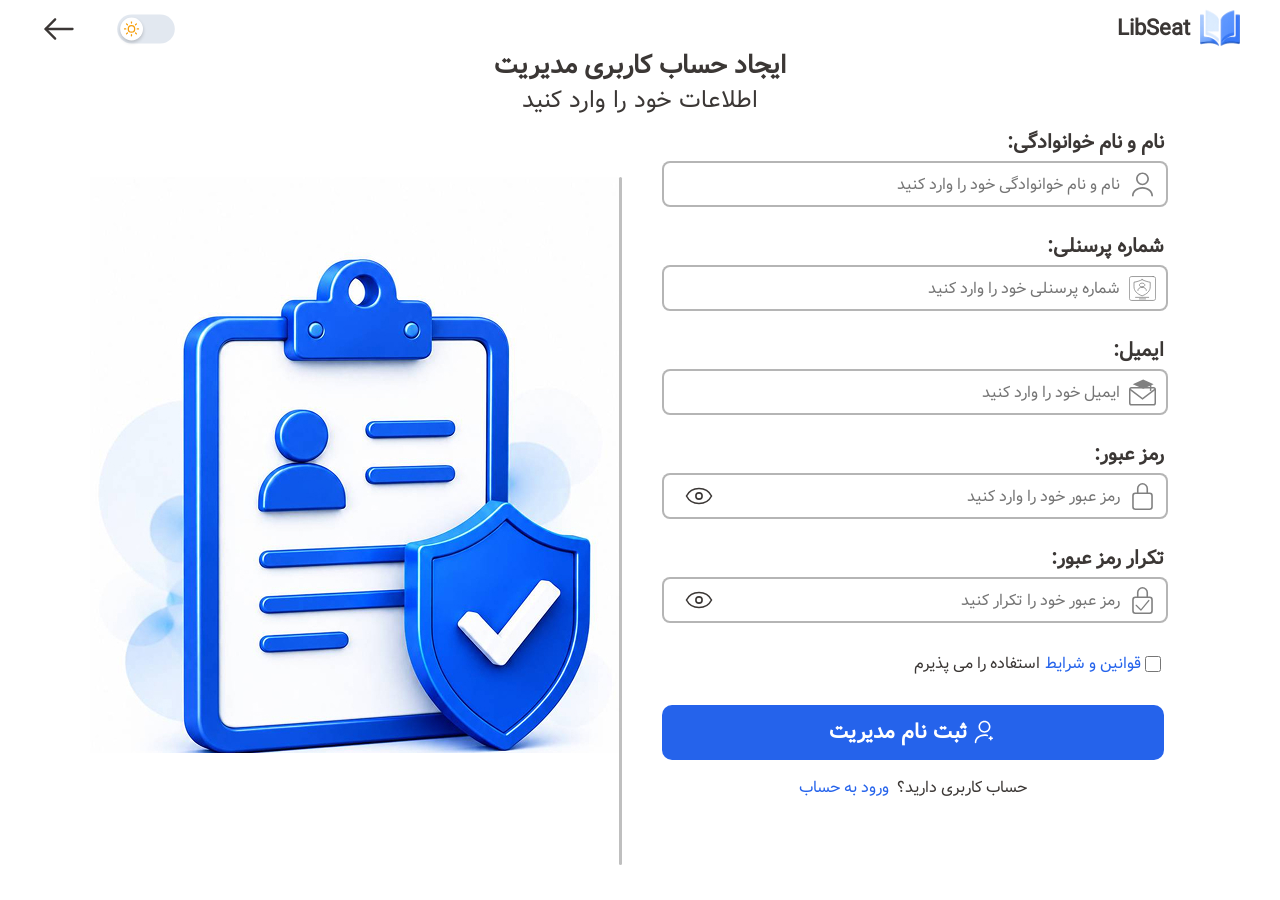
<file: signUp-page-admin/signUp-page-admin.html>
<!DOCTYPE html>
<html lang="fa">
<head>
    <meta charset="UTF-8">
    <meta http-equiv="X-UA-Compatible" content="IE=edge">
    <meta name="viewport" content="width=device-width, initial-scale=1.0">
    <link rel="shortcut icon" href="./signUp-page-admin__pictures/book.svg" type="image/x-icon">
    <link rel="stylesheet" href="./signUp-page-admin__styles/style.css">
    <title>ایجاد حساب کاربری مدیریت</title>
</head>
<body>
    <header class="header">
        <div class="header__lef-section">
            <a href="../signUp-page/signUp-page.html" class="header__left__section_back-icon">
                <svg width="" height="" viewBox="0 0 48 48" fill="none" xmlns="http://www.w3.org/2000/svg">
                    <path d="M19.14 37.6402C18.76 37.6402 18.38 37.5002 18.08 37.2002L5.94 25.0602C5.36 24.4802 5.36 23.5202 5.94 22.9402L18.08 10.8002C18.66 10.2202 19.62 10.2202 20.2 10.8002C20.78 11.3802 20.78 12.3402 20.2 12.9202L9.12 24.0002L20.2 35.0802C20.78 35.6602 20.78 36.6202 20.2 37.2002C19.92 37.5002 19.52 37.6402 19.14 37.6402Z" fill="currentColor"/>
                    <path d="M41 25.5H7.33997C6.51997 25.5 5.83997 24.82 5.83997 24C5.83997 23.18 6.51997 22.5 7.33997 22.5H41C41.82 22.5 42.5 23.18 42.5 24C42.5 24.82 41.82 25.5 41 25.5Z" fill="currentColor"/>
                    </svg>                                      
            </a>
            <div class="theme-switch-wrapper">
                <label class="theme-switch" for="checkbox">
                    <input type="checkbox" id="checkbox">
                    <div class="slider">
                        <span class="ball">
                            <svg class="sun-icon" xmlns="http://www.w3.org/2000/svg" viewBox="0 0 24 24" fill="none"
                                stroke="currentColor" stroke-width="2" stroke-linecap="round"
                                stroke-linejoin="round">
                                <circle cx="12" cy="12" r="5"></circle>
                                <line x1="12" y1="1" x2="12" y2="3"></line>
                                <line x1="12" y1="21" x2="12" y2="23"></line>
                                <line x1="4.22" y1="4.22" x2="5.64" y2="5.64"></line>
                                <line x1="18.36" y1="18.36" x2="19.78" y2="19.78"></line>
                                <line x1="1" y1="12" x2="3" y2="12"></line>
                                <line x1="21" y1="12" x2="23" y2="12"></line>
                                <line x1="4.22" y1="19.78" x2="5.64" y2="18.36"></line>
                                <line x1="18.36" y1="5.64" x2="19.78" y2="4.22"></line>
                            </svg>
                            <svg class="moon-icon" xmlns="http://www.w3.org/2000/svg" viewBox="0 0 24 24"
                                fill="none" stroke="currentColor" stroke-width="2" stroke-linecap="round"
                                stroke-linejoin="round">
                                <path d="M21 12.79A9 9 0 1 1 11.21 3 7 7 0 0 0 21 12.79z"></path>
                            </svg>
                        </span>
                    </div>
                </label>
            </div>
        </div>



        <div class="header__right-section">
            <h1 class="header__right-section_title">LibSeat</h1>
            <img src="./signUp-page-admin__pictures/book.svg" alt="" class="header__right-section_img">
        </div>

    </header>

    <div class="header__middle-section">
        <h1 class="heaer__middle-section_title">ایجاد حساب کاربری مدیریت</h1>
        <p class="header__middle-section_text">اطلاعات خود را وارد کنید</p>
    </div>

    <div class="body">
        <div class="left__body-section">
            <img src="./signUp-page-admin__pictures/left-picture-page-light.jpg" alt="" class="left__body-section_img">
        </div>

        <div class="right__body-section">
                <div class="right__body-section_container">

                    <form class="input-wrapper">
                        <div class="right__body-section_input">
                            <label for="student-name" class="label">:نام و نام خوانوادگی</label>
                            <div class="input-container">
                               <img src="./signUp-page-admin__pictures/user.svg" alt="" class="inputs-images">
                               <input type="text" placeholder="نام و نام خوانوادگی خود را وارد کنید" id="student-name" class="input">
                            </div>
                        </div>
                       <div class="right__body-section_input">
                           <label for="student-number" class="label">:شماره پرسنلی</label>
                           <div class="input-container">
                               <img src="./signUp-page-admin__pictures/Group.svg" alt="" class="inputs-images">
                               <input type="text" placeholder="شماره پرسنلی خود را وارد کنید" id="student-number" class="input">
                           </div>
                       </div>
       
                       <div class="right__body-section_input">
                           <label for="email" class="label">:ایمیل</label>
                           <div class="input-container">
                               <img src="./signUp-page-admin__pictures/email.svg" alt="" class="inputs-images">
                               <input type="email" placeholder="ایمیل خود را وارد کنید" id="email" class="input">
                           </div>
                       </div>
       
                       <div class="right__body-section_input">
                           <label for="password" class="label">:رمز عبور </label>
                           <div class="input-container" id="input_password">
    
                               <div class="left__element_password">
    
                                <img src="./signUp-page-admin__pictures/password.svg" alt="" class="inputs-images">
                                <input type="password" placeholder="رمز عبور خود را وارد کنید" id="password" class="input">   
                               </div>
                               <div class="see__password" id="seePass">
                                <svg width="" height="" viewBox="0 0 38 38" fill="none" xmlns="http://www.w3.org/2000/svg">
                                    <path d="M3.16669 19C6.33335 12.6667 11.875 9.5 19 9.5C26.125 9.5 31.6667 12.6667 34.8334 19C31.6667 25.3333 26.125 28.5 19 28.5C11.875 28.5 6.33335 25.3333 3.16669 19Z" stroke="currentColor" stroke-width="2"/>
                                    <path d="M19 22.9587C21.1861 22.9587 22.9584 21.1865 22.9584 19.0003C22.9584 16.8142 21.1861 15.042 19 15.042C16.8139 15.042 15.0417 16.8142 15.0417 19.0003C15.0417 21.1865 16.8139 22.9587 19 22.9587Z" stroke="currentColor" stroke-width="2"/>
                                    </svg>                                                                      
                               </div>
                           </div>
                       </div>
       
                       <div class="right__body-section_input">
                           <label for="confirm-password"  class="label" >:تکرار رمز عبور</label>
                           <div class="input-container" id="input_password">
                               <div class="left__element_password">
                                <img src="./signUp-page-admin__pictures/confirm-password.svg" alt="" class="inputs-images">
                                <input type="password" placeholder="رمز عبور خود را تکرار کنید" id="confirm-password" class="input">
                               </div>
                               <div class="see__password" id="seeConfrimPass">
                                <svg width="" height="" viewBox="0 0 38 38" fill="none" xmlns="http://www.w3.org/2000/svg">
                                    <path d="M3.16669 19C6.33335 12.6667 11.875 9.5 19 9.5C26.125 9.5 31.6667 12.6667 34.8334 19C31.6667 25.3333 26.125 28.5 19 28.5C11.875 28.5 6.33335 25.3333 3.16669 19Z" stroke="currentColor" stroke-width="2"/>
                                    <path d="M19 22.9587C21.1861 22.9587 22.9584 21.1865 22.9584 19.0003C22.9584 16.8142 21.1861 15.042 19 15.042C16.8139 15.042 15.0417 16.8142 15.0417 19.0003C15.0417 21.1865 16.8139 22.9587 19 22.9587Z" stroke="currentColor" stroke-width="2"/>
                                    </svg>                                                                       
                               </div>
                           </div>
                       </div>
                    </form>

                    <div class="accept_rules">
                        <input type="checkbox" name="" id="accept_rules_checkbox">
                        <a href="#" class="checkbox_title">قوانین و شرایط</a>
                        <p class="checkbox_text">استفاده را می پذیرم</p>
                    </div>

                    <div class="submit">
                        <div class="sinup_btn">
                            <button type="submit" class="submit_btn">
                                <div class="submit_logo">
                                        <svg width="" height="" viewBox="0 0 32 32" fill="none" xmlns="http://www.w3.org/2000/svg">
                                        <path d="M16 17.0003C11.7733 17.0003 8.33334 13.5603 8.33334 9.33366C8.33334 5.10699 11.7733 1.66699 16 1.66699C20.2267 1.66699 23.6667 5.10699 23.6667 9.33366C23.6667 13.5603 20.2267 17.0003 16 17.0003ZM16 3.66699C12.88 3.66699 10.3333 6.21366 10.3333 9.33366C10.3333 12.4537 12.88 15.0003 16 15.0003C19.12 15.0003 21.6667 12.4537 21.6667 9.33366C21.6667 6.21366 19.12 3.66699 16 3.66699Z" fill="currentColor"/>
                                        <path d="M4.54688 30.3333C4.00021 30.3333 3.54688 29.88 3.54688 29.3333C3.54688 23.64 9.13354 19 16.0002 19C17.3469 19 18.6669 19.1734 19.9469 19.5334C20.4802 19.68 20.7869 20.2267 20.6402 20.76C20.4936 21.2933 19.9469 21.6 19.4135 21.4534C18.3202 21.1467 17.1735 21 16.0002 21C10.2402 21 5.54688 24.7333 5.54688 29.3333C5.54688 29.88 5.09354 30.3333 4.54688 30.3333Z" fill="currentColor"/>
                                        <path d="M25.9997 24.9736H22.013C21.4664 24.9736 21.013 24.5203 21.013 23.9736C21.013 23.427 21.4664 22.9736 22.013 22.9736H25.9997C26.5464 22.9736 26.9997 23.427 26.9997 23.9736C26.9997 24.5203 26.5464 24.9736 25.9997 24.9736Z" fill="currentColor"/>
                                        <path d="M24 27.013C23.4533 27.013 23 26.5597 23 26.013V22.0264C23 21.4797 23.4533 21.0264 24 21.0264C24.5467 21.0264 25 21.4797 25 22.0264V26.013C25 26.573 24.5467 27.013 24 27.013Z" fill="currentColor"/>
                                        </svg>                                                                                                                     
                                </div>
                                <p class="submit_title">ثبت نام مدیریت</p>
                            </button>
                        </div>

                        <div class="login_btn">
                            <p class="login_btn_title">حساب کاربری دارید؟</p>
                            <a href="../login-page/login.html" class="login">ورود به حساب</a>
                        </div>
                    </div>
                    
                </div>

           
        </div>
    </div>

    <script src="./signUp-page-admin.js"></script>
</body>
</html>
</file>
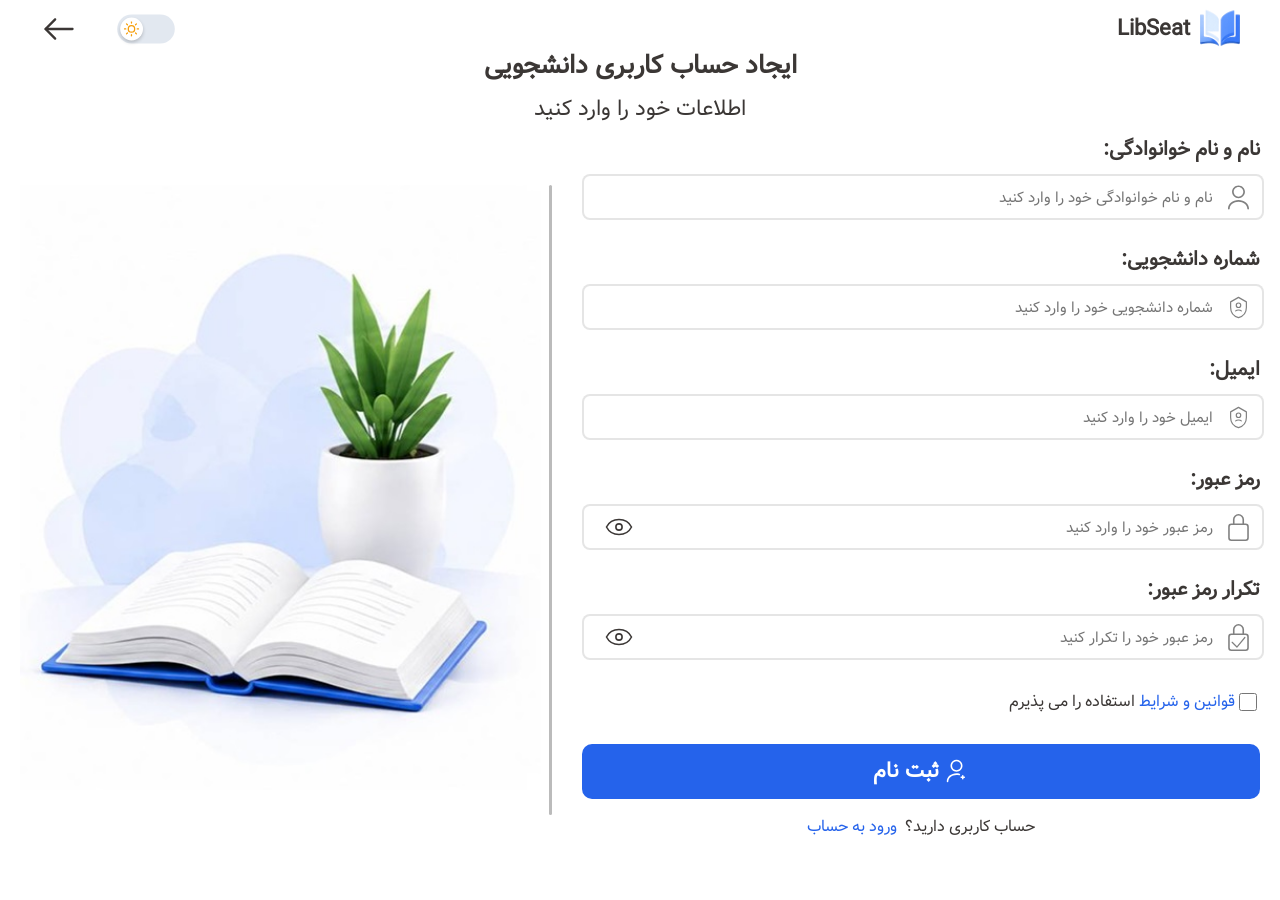
<file: signUp-page-student/signUp-page-student.html>
<!DOCTYPE html>
<html lang="fa">
<head>
    <meta charset="UTF-8">
    <meta http-equiv="X-UA-Compatible" content="IE=edge">
    <meta name="viewport" content="width=device-width, initial-scale=1.0">
    <link rel="shortcut icon" href="./signUp-page-student__pictures/book.svg" type="image/x-icon">
    <link rel="stylesheet" href="./signUp-page-student__styles/style.css">
    <title>ایجاد حساب کاربری دانشجویی</title>
</head>
<body>
    <header class="header">
        <div class="header__lef-section">
            <a href="../signUp-page/signUp-page.html" class="header__left__section_back-icon">
                <svg viewBox="0 0 48 48" fill="none" xmlns="http://www.w3.org/2000/svg">
                    <path d="M19.14 37.6402C18.76 37.6402 18.38 37.5002 18.08 37.2002L5.94 25.0602C5.36 24.4802 5.36 23.5202 5.94 22.9402L18.08 10.8002C18.66 10.2202 19.62 10.2202 20.2 10.8002C20.78 11.3802 20.78 12.3402 20.2 12.9202L9.12 24.0002L20.2 35.0802C20.78 35.6602 20.78 36.6202 20.2 37.2002C19.92 37.5002 19.52 37.6402 19.14 37.6402Z" fill="currentColor" />
                    <path d="M41 25.5H7.33997C6.51997 25.5 5.83997 24.82 5.83997 24C5.83997 23.18 6.51997 22.5 7.33997 22.5H41C41.82 22.5 42.5 23.18 42.5 24C42.5 24.82 41.82 25.5 41 25.5Z" fill="currentColor"/>
                    </svg>                            
               </a>
            <div class="theme-switch-wrapper">
                <label class="theme-switch" for="checkbox">
                    <input type="checkbox" id="checkbox">
                    <div class="slider">
                        <span class="ball">
                            <svg class="sun-icon" xmlns="http://www.w3.org/2000/svg" viewBox="0 0 24 24" fill="none"
                                stroke="currentColor" stroke-width="2" stroke-linecap="round"
                                stroke-linejoin="round">
                                <circle cx="12" cy="12" r="5"></circle>
                                <line x1="12" y1="1" x2="12" y2="3"></line>
                                <line x1="12" y1="21" x2="12" y2="23"></line>
                                <line x1="4.22" y1="4.22" x2="5.64" y2="5.64"></line>
                                <line x1="18.36" y1="18.36" x2="19.78" y2="19.78"></line>
                                <line x1="1" y1="12" x2="3" y2="12"></line>
                                <line x1="21" y1="12" x2="23" y2="12"></line>
                                <line x1="4.22" y1="19.78" x2="5.64" y2="18.36"></line>
                                <line x1="18.36" y1="5.64" x2="19.78" y2="4.22"></line>
                            </svg>
                            <svg class="moon-icon" xmlns="http://www.w3.org/2000/svg" viewBox="0 0 24 24"
                                fill="none" stroke="currentColor" stroke-width="2" stroke-linecap="round"
                                stroke-linejoin="round">
                                <path d="M21 12.79A9 9 0 1 1 11.21 3 7 7 0 0 0 21 12.79z"></path>
                            </svg>
                        </span>
                    </div>
                </label>
            </div>
        </div>



        <div class="header__right-section">
            <h1 class="header__right-section_title">LibSeat</h1>
            <img src="./signUp-page-student__pictures/book.svg" alt="" class="header__right-section_img">
        </div>

    </header>

    <div class="header__middle-section">
        <h1 class="heaer__middle-section_title">ایجاد حساب کاربری دانشجویی</h1>
        <p class="header__middle-section_text">اطلاعات خود را وارد کنید</p>
    </div>

    <div class="body">
        <div class="left__body-section">
            <img src="./signUp-page-student__pictures/left-page.jpg" alt="" class="left__body-section_img">
        </div>

        <div class="right__body-section">
                <div class="right__body-section_container">

                    <div class="input-wrapper">
                        <div class="right__body-section_input">
                            <label for="student-name" class="label">:نام و نام خوانوادگی</label>
                            <div class="input-container">
                               <img src="./signUp-page-student__pictures/user.svg" alt="" class="inputs-images">
                               <input type="text" placeholder="نام و نام خوانوادگی خود را وارد کنید" id="student-name" class="input">
                            </div>
                        </div>
                       <div class="right__body-section_input">
                           <label for="student-number" class="label">:شماره دانشجویی</label>
                           <div class="input-container">
                               <img src="./signUp-page-student__pictures/student-number.svg" alt="" class="inputs-images">
                               <input type="text" placeholder="شماره دانشجویی خود را وارد کنید" id="student-number" class="input">
                           </div>
                       </div>
       
                       <div class="right__body-section_input">
                           <label for="email" class="label">:ایمیل</label>
                           <div class="input-container">
                               <img src="./signUp-page-student__pictures/student-number.svg" alt="" class="inputs-images">
                               <input type="email" placeholder="ایمیل خود را وارد کنید" id="email" class="input">
                           </div>
                       </div>
       
                       <div class="right__body-section_input">
                           <label for="password" class="label">:رمز عبور </label>
                           <div class="input-container input-container--pass" id="input_password">
    
                               <div class="left__element_password">
    
                                <img src="./signUp-page-student__pictures/password.svg" alt="" class="inputs-images">
                                <input type="password" placeholder="رمز عبور خود را وارد کنید" id="password" class="input">   
                               </div>
    
                    
                               <div class="see__password">
                                <svg width="" height="" viewBox="0 0 38 38" fill="none" xmlns="http://www.w3.org/2000/svg">
                                    <path d="M3.16669 19C6.33335 12.6667 11.875 9.5 19 9.5C26.125 9.5 31.6667 12.6667 34.8334 19C31.6667 25.3333 26.125 28.5 19 28.5C11.875 28.5 6.33335 25.3333 3.16669 19Z" stroke="currentColor" stroke-width="2"/>
                                    <path d="M19 22.9587C21.1861 22.9587 22.9584 21.1865 22.9584 19.0003C22.9584 16.8142 21.1861 15.042 19 15.042C16.8139 15.042 15.0417 16.8142 15.0417 19.0003C15.0417 21.1865 16.8139 22.9587 19 22.9587Z" stroke="currentColor" stroke-width="2"/>
                                    </svg>                                         
                               </div>
                            </div>
                       </div>
       
                       <div class="right__body-section_input">
                           <label for="confirm-password"  class="label" >:تکرار رمز عبور</label>
                           <div class="input-container input-container--pass" id="input_confrimPassword">
                               <div class="left__element_password">
                                <img src="./signUp-page-student__pictures/confirm-password.svg" alt="" class="inputs-images">
                                <input type="password" placeholder="رمز عبور خود را تکرار کنید" id="confirm-password" class="input">
                               </div>
                               <div class="see__password">
                                <svg width="" height="" viewBox="0 0 38 38" fill="none" xmlns="http://www.w3.org/2000/svg">
                                    <path d="M3.16669 19C6.33335 12.6667 11.875 9.5 19 9.5C26.125 9.5 31.6667 12.6667 34.8334 19C31.6667 25.3333 26.125 28.5 19 28.5C11.875 28.5 6.33335 25.3333 3.16669 19Z" stroke="currentColor" stroke-width="2"/>
                                    <path d="M19 22.9587C21.1861 22.9587 22.9584 21.1865 22.9584 19.0003C22.9584 16.8142 21.1861 15.042 19 15.042C16.8139 15.042 15.0417 16.8142 15.0417 19.0003C15.0417 21.1865 16.8139 22.9587 19 22.9587Z" stroke="currentColor" stroke-width="2"/>
                                    </svg>                                                                       
                               </div>
                            </div>
                       </div>
                    </div>

                    <div class="accept_rules">
                        <input type="checkbox" name="" id="accept_rules_checkbox">
                        <a href="#" class="checkbox_title">قوانین و شرایط</a>
                        <p class="checkbox_text">استفاده را می پذیرم</p>
                    </div>

                    <div class="submit">
                        <div class="sinup_btn">
                            <button type="submit" class="submit_btn">
                                <div class="submit_logo">
                                    <svg width="" height="" viewBox="0 0 32 32" fill="none" xmlns="http://www.w3.org/2000/svg">
                                        <path d="M16 17.0003C11.7733 17.0003 8.33331 13.5603 8.33331 9.33366C8.33331 5.10699 11.7733 1.66699 16 1.66699C20.2266 1.66699 23.6666 5.10699 23.6666 9.33366C23.6666 13.5603 20.2266 17.0003 16 17.0003ZM16 3.66699C12.88 3.66699 10.3333 6.21366 10.3333 9.33366C10.3333 12.4537 12.88 15.0003 16 15.0003C19.12 15.0003 21.6666 12.4537 21.6666 9.33366C21.6666 6.21366 19.12 3.66699 16 3.66699Z" fill="currentColor"/>
                                        <path d="M4.54688 30.3333C4.00021 30.3333 3.54688 29.88 3.54688 29.3333C3.54688 23.64 9.13354 19 16.0002 19C17.3469 19 18.6669 19.1734 19.9469 19.5334C20.4802 19.68 20.7869 20.2267 20.6402 20.76C20.4936 21.2933 19.9469 21.6 19.4135 21.4534C18.3202 21.1467 17.1735 21 16.0002 21C10.2402 21 5.54688 24.7333 5.54688 29.3333C5.54688 29.88 5.09354 30.3333 4.54688 30.3333Z" fill="currentColor"/>
                                        <path d="M25.9997 24.9736H22.013C21.4664 24.9736 21.013 24.5203 21.013 23.9736C21.013 23.427 21.4664 22.9736 22.013 22.9736H25.9997C26.5464 22.9736 26.9997 23.427 26.9997 23.9736C26.9997 24.5203 26.5464 24.9736 25.9997 24.9736Z" fill="currentColor"/>
                                        <path d="M24 27.013C23.4533 27.013 23 26.5597 23 26.013V22.0264C23 21.4797 23.4533 21.0264 24 21.0264C24.5467 21.0264 25 21.4797 25 22.0264V26.013C25 26.573 24.5467 27.013 24 27.013Z" fill="currentColor"/>
                                        </svg>                                        
                                </div>
                                <p class="submit_title">ثبت نام</p>
                            </button>
                        </div>

                        <div class="login_btn">
                            <p class="login_btn_title">حساب کاربری دارید؟</p>
                            <a href="../login-page/login.html" class="login">ورود به حساب</a>
                        </div>
                    </div>
                    
                </div>

           
        </div>
    </div>

    <script src="./signUp-page-student.js"></script>
</body>
</html>
</file>
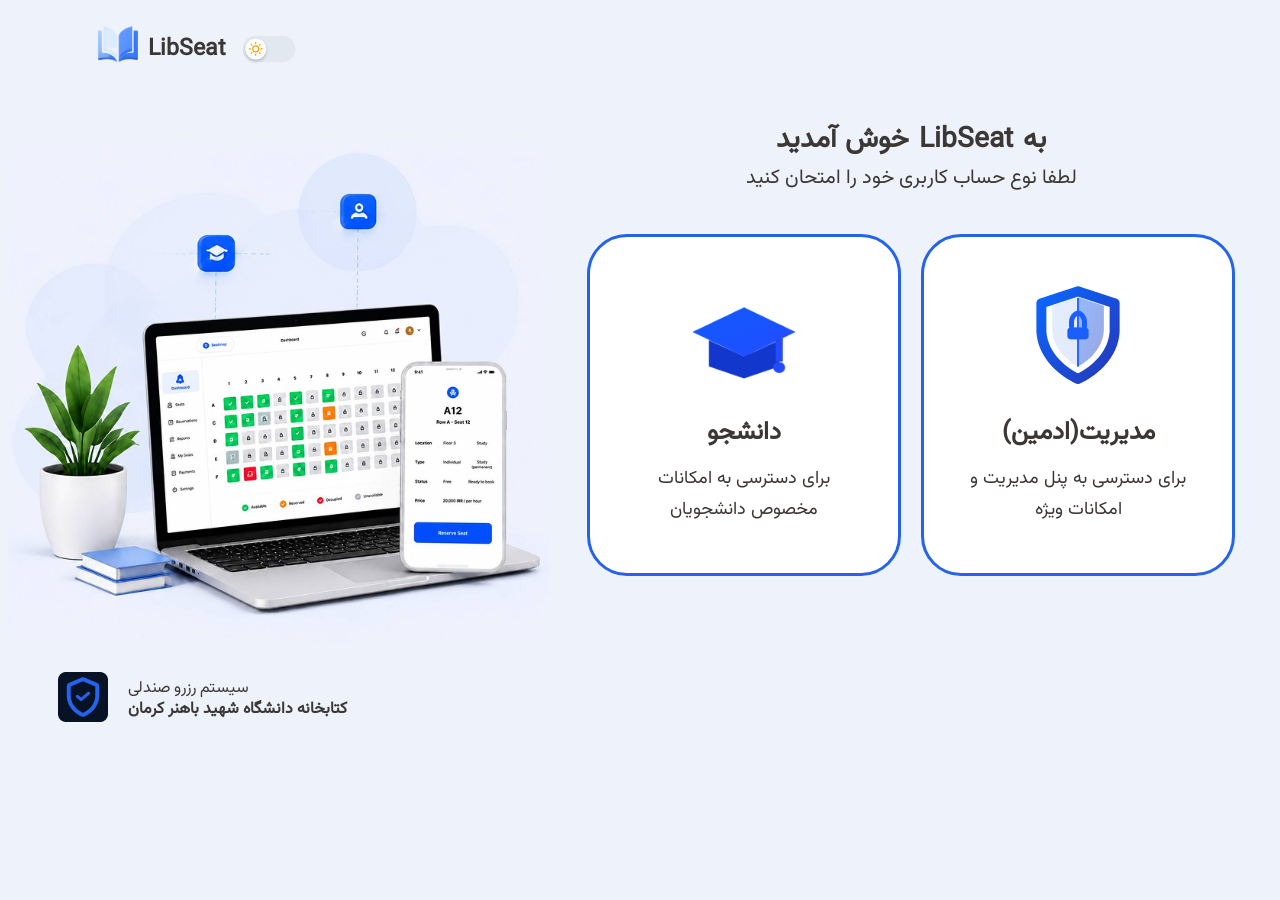
<file: signUp-page/signUp-page.html>
<!DOCTYPE html>
<html lang="fa" dir="rtl">
<head>
    <meta charset="UTF-8">
    <meta http-equiv="X-UA-Compatible" content="IE=edge">
    <meta name="viewport" content="width=device-width, initial-scale=1.0">
    <link rel="shortcut icon" href="./signUp-page__pictures/book.svg" type="image/x-icon">
    <link rel="stylesheet" href="./signUp-page__styles/signUp-page-style.css">
    <link rel="stylesheet" href="./signUp-page__styles/signUp-page-responsive.css">
    <title>ثبت نام</title>
</head>
<body>
    <header class="header">

        <div class="header__container">

            <a href="../index.html">
                <img src="./signUp-page__pictures/book.svg" alt="" class="header__title-svg">
            </a>
            <a href="../index.html">
                <p class="header__title">LibSeat</p>
            </a>

            <div class="header__title-in-mobile">

                <a href="../login-page/login.html" class="header__img__title_container">
                    <img src="./signUp-page__pictures/arrow-left.png" alt="" class="header__img-mobile">
                </a>

                
                <p class="header__title-mobile">انتخاب نوع حساب کاربری</p>
            </div>

            <div class="theme-switch-wrapper">
                <label class="theme-switch" for="checkbox">
                    <input type="checkbox" id="checkbox">
                    <div class="slider">
                        <span class="ball">
                            <svg class="sun-icon" xmlns="http://www.w3.org/2000/svg" viewBox="0 0 24 24" fill="none"
                                stroke="currentColor" stroke-width="2" stroke-linecap="round"
                                stroke-linejoin="round">
                                <circle cx="12" cy="12" r="5"></circle>
                                <line x1="12" y1="1" x2="12" y2="3"></line>
                                <line x1="12" y1="21" x2="12" y2="23"></line>
                                <line x1="4.22" y1="4.22" x2="5.64" y2="5.64"></line>
                                <line x1="18.36" y1="18.36" x2="19.78" y2="19.78"></line>
                                <line x1="1" y1="12" x2="3" y2="12"></line>
                                <line x1="21" y1="12" x2="23" y2="12"></line>
                                <line x1="4.22" y1="19.78" x2="5.64" y2="18.36"></line>
                                <line x1="18.36" y1="5.64" x2="19.78" y2="4.22"></line>
                            </svg>
                            <svg class="moon-icon" xmlns="http://www.w3.org/2000/svg" viewBox="0 0 24 24"
                                fill="none" stroke="currentColor" stroke-width="2" stroke-linecap="round"
                                stroke-linejoin="round">
                                <path d="M21 12.79A9 9 0 1 1 11.21 3 7 7 0 0 0 21 12.79z"></path>
                            </svg>
                        </span>
                    </div>
                </label>
            </div>
            
             
        </div>

    </header>

    <div class="main">

        <div class="main__choase-who">
            <div class="choase-who_title">
                <div class="choase__who__title_container">
                    <p class="main__title_h1">به</p>
                    <p class="main__title_h1" id="main__title_h1--main">LibSeat</p>
                    <p class="main__title_h1">خوش آمدید</p>
                </div>

                <p class="choase__who__title_text">لطفا نوع حساب کاربری خود را امتحان کنید</p>
                
            </div>
            <div class="student-and-admin">

                <a href="../signUp-page-admin/signUp-page-admin.html" class="admin">
                    <div class="admin_container">
                        <img src="./signUp-page__pictures/libseat-admin-icon-v2 1.png" alt="" class="admin_img">
                        <h2 class="admin_title">مدیریت(ادمین)</h2>
                        <p class="admin_text">برای دسترسی به پنل مدیریت و امکانات ویژه</p>
                    </div>
                </a>
    
                <a href="../signUp-page-student/signUp-page-student.html" class="student">

                    <div class="student_conteaneer">
                        <img src="./signUp-page__pictures/libseat-student-icon 1.png" alt="" class="student_img">
                        <h2 class="student_title">دانشجو</h2>
                        <p class="student_text">برای دسترسی به امکانات مخصوص دانشجویان</p>
                    </div>

                </a>

            </div>

        </div>
        <div class="img">
            <img src="./signUp-page__pictures/file_0000000071e071f4b03b856362cd4bc5 1.png" alt="" class="img__img">
        </div>

    </div>

    <footer class="footer">

        <section class="footer__section1">
            <p class="footer__section1__title">سیستم رزرو صندلی</p>
            <h2 class="footer__section1__text">کتابخانه دانشگاه شهید باهنر کرمان</h2>
        </section>

        <section class="footer__section2">
            <img src="./signUp-page__pictures/Frame 335.png" alt="#" class="footer__section2__image">
        </section>
    </footer>

    <script src="./signUp-page__scripts/signUp-page.js"></script>
</body>
</html>
</file>
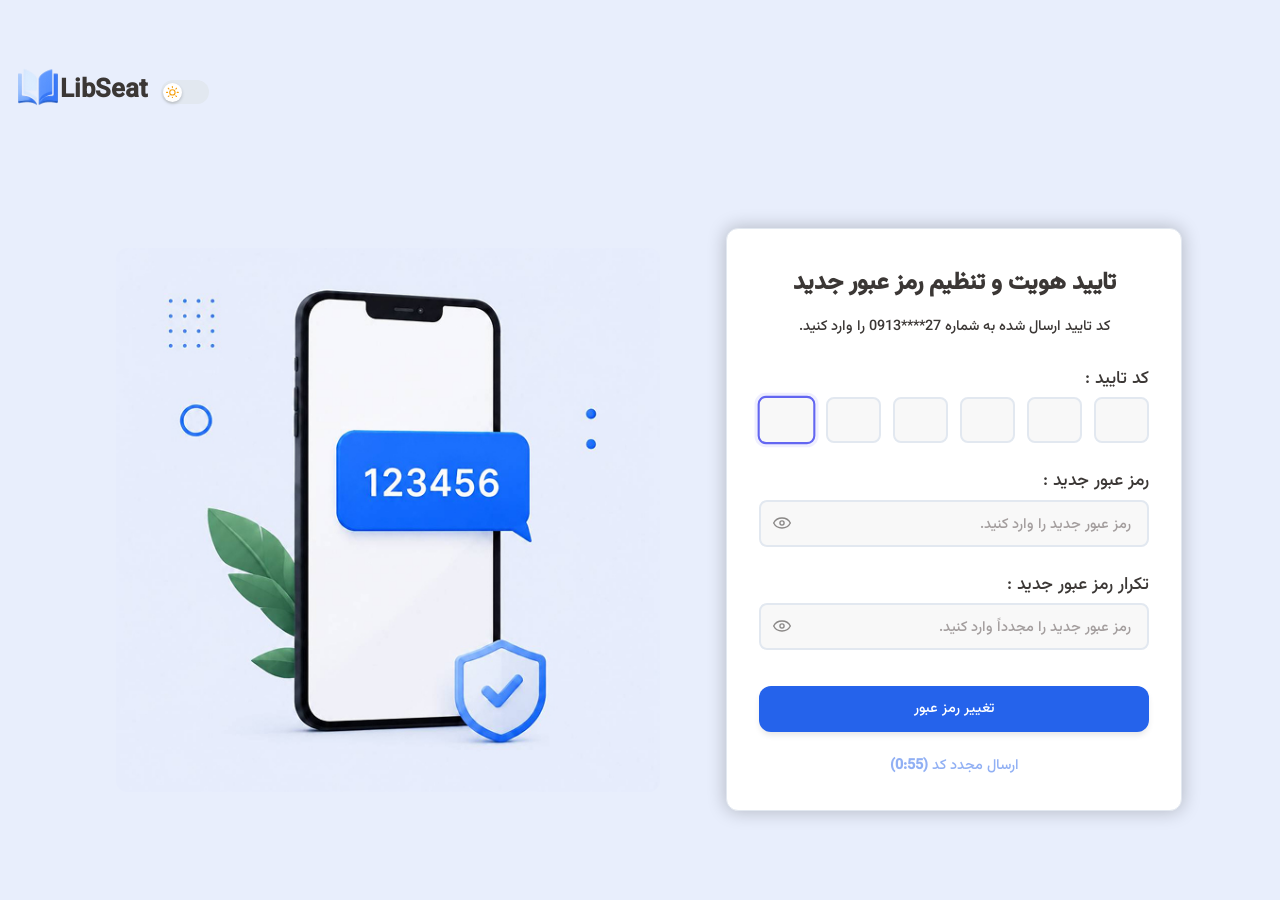
<file: verify-identity/verify-identity.html>
<!DOCTYPE html>
<html lang="fa" dir="rtl">

<head>
    <meta charset="UTF-8">
    <meta name="viewport" content="width=device-width, initial-scale=1.0">
    <title>تایید هویت</title>
    <link rel="icon" type="image/png" href="./icons/logo.png">
    <link rel="stylesheet" href="./Styls/reset.css">
    <link rel="stylesheet" href="./Styls/fonts.css">
    <link rel="stylesheet" href="./Styls/verify-identity-style.css">
    <link rel="stylesheet" href="./Styls/verify-responsive.css">
    <script src="./scripts/verify-them.js" defer></script>
</head>

<body>
    <div class="container">
        <!-- Header -->
        <header class="header">
            <!-- top bar -->
            <div class="top-bar">
                <div class="brand">
                    <a href="../index.html" class="brand__name">LibSeat</a>
                    <a href="../index.html" class="brand__logo-link">
                        <img src="./icons/logo.svg" alt="LibSeat" class="brand__logo">
                    </a>
                </div>
                <div class="theme-switch-wrapper">
                    <label class="theme-switch" for="checkbox">
                        <input type="checkbox" id="checkbox">
                        <div class="slider">
                            <span class="ball">
                                <svg class="sun-icon" xmlns="http://www.w3.org/2000/svg" viewBox="0 0 24 24" fill="none"
                                    stroke="currentColor" stroke-width="2" stroke-linecap="round"
                                    stroke-linejoin="round">
                                    <circle cx="12" cy="12" r="5"></circle>
                                    <line x1="12" y1="1" x2="12" y2="3"></line>
                                    <line x1="12" y1="21" x2="12" y2="23"></line>
                                    <line x1="4.22" y1="4.22" x2="5.64" y2="5.64"></line>
                                    <line x1="18.36" y1="18.36" x2="19.78" y2="19.78"></line>
                                    <line x1="1" y1="12" x2="3" y2="12"></line>
                                    <line x1="21" y1="12" x2="23" y2="12"></line>
                                    <line x1="4.22" y1="19.78" x2="5.64" y2="18.36"></line>
                                    <line x1="18.36" y1="5.64" x2="19.78" y2="4.22"></line>
                                </svg>
                                <svg class="moon-icon" xmlns="http://www.w3.org/2000/svg" viewBox="0 0 24 24"
                                    fill="none" stroke="currentColor" stroke-width="2" stroke-linecap="round"
                                    stroke-linejoin="round">
                                    <path d="M21 12.79A9 9 0 1 1 11.21 3 7 7 0 0 0 21 12.79z"></path>
                                </svg>
                            </span>
                        </div>
                    </label>
                </div>
            </div>
        </header>

        <main class="main">
            <!-- Banner -->
            <section class="banner">
                <div class="banner__img">
                    <img src="./Images/verify-identity.jpg" alt="تایید هویت" loading="lazy">
                </div>
            </section>

            <!-- Verification Card -->
            <div class="verify__card card">
                <div class="card__header">
                    <h2 class="card__title">تایید هویت و تنظیم رمز عبور جدید</h2>
                    <p class="card__description">
                        کد تایید ارسال شده به شماره
                        <span class="phone-number" id="phoneNumber">0913****27</span>
                        را وارد کنید.
                    </p>
                </div>

                <form class="verify-form" id="verifyForm" novalidate>
                    <!-- Verification Code -->
                    <div class="form-group">
                        <label class="form-label">کد تایید :</label>
                        <div class="verification-code">
                            <input type="text" class="verification-code__input" maxlength="1" data-index="0"
                                inputmode="numeric" pattern="[0-9]">
                            <input type="text" class="verification-code__input" maxlength="1" data-index="1"
                                inputmode="numeric" pattern="[0-9]">
                            <input type="text" class="verification-code__input" maxlength="1" data-index="2"
                                inputmode="numeric" pattern="[0-9]">
                            <input type="text" class="verification-code__input" maxlength="1" data-index="3"
                                inputmode="numeric" pattern="[0-9]">
                            <input type="text" class="verification-code__input" maxlength="1" data-index="4"
                                inputmode="numeric" pattern="[0-9]">
                            <input type="text" class="verification-code__input" maxlength="1" data-index="5"
                                inputmode="numeric" pattern="[0-9]">
                        </div>
                        <span class="form-error" id="codeError"></span>
                    </div>

                    <!-- New Password -->
                    <div class="form-group">
                        <label for="newPassword" class="form-label">رمز عبور جدید :</label>
                        <div class="form-input-wrapper">
                            <input type="password" id="newPassword" name="newPassword" class="form-input"
                                placeholder="رمز عبور جدید را وارد کنید." autocomplete="new-password" required>
                            <span class="input-icon input-icon--lock" aria-hidden="true"></span>
                            <button type="button" class="input-eye" aria-label="نمایش رمز عبور"></button>
                        </div>
                        <span class="form-error" id="newPasswordError"></span>
                    </div>

                    <!-- Confirm Password -->
                    <div class="form-group">
                        <label for="confirmPassword" class="form-label">تکرار رمز عبور جدید :</label>
                        <div class="form-input-wrapper">
                            <input type="password" id="confirmPassword" name="confirmPassword" class="form-input"
                                placeholder="رمز عبور جدید را مجدداً وارد کنید." autocomplete="new-password" required>
                            <span class="input-icon input-icon--lock" aria-hidden="true"></span>
                            <button type="button" class="input-eye" aria-label="نمایش رمز عبور"></button>
                        </div>
                        <span class="form-error" id="confirmPasswordError"></span>
                    </div>

                    <!-- Submit Button -->
                    <a href="#" type="submit" class="btn btn--primary" id="submitBtn">
                        <span class="btn__text">تغییر رمز عبور</span>
                        <span class="btn__loader"></span>
                    </a>

                    <!-- Resend Code -->
                    <div class="resend-code">
                        <button type="button" class="resend-code__btn" id="resendBtn">
                            ارسال مجدد کد
                            <span class="timer" id="timer">(0:56)</span>
                        </button>
                    </div>
                </form>
            </div>
        </main>

    </div>

</body>

</html>
</file>
<file: main-page__Styles/main-page__fonts.css>
@font-face {
    font-family: "VazirMatn-medium";
    src: url(../fonts/Vazir-Medium.ttf);
}
@font-face {
    font-family: "VazirMatn";
    src: url(../main-page__fonts/Vazir.ttf);
}
@font-face {
    font-family: "VazirMatn-bold";
    src: url(../fonts/Vazir-Bold.ttf);
}
@font-face {
    font-family: "VazirMatn-light";
    src: url(../fonts/Vazir-Light.ttf);
}
</file>
<file: main-page__Styles/main-page__style.css>
/* Define variables*/
:root {
  --bg-header: #FFFFFF;
  --bg-primary: #FFFFFF;
  --bg-button: #FFFFFF;
  --bg-secondary: #3A75F5;
  --text-primary: #3B3735;
  --text-secondary: #3A75F5;
  --text-lgnBtn:#3A75F5;
  --hover-primary: #3A75F5;
  --hover-secondary: #3A75F5;
  --text-white: #FFFFFF;
  --border-primary: #3A75F5;
  --border-faq:#cbd5e1;
  --svg-bg: #D3E1FF;
  --svg-color: #2563EB;
  --footer-bg-primary: #f4f6f9;
  --footer-bg-secondary: #e8ecf2;
  --footer-text-secondary: #4a5568;
  --footer-border: #e0e4ec;
  --footer-svg: #4a5568;
}

[data-theme="dark"] {
  --bg-header: #08162E;
  --bg-primary: #020D21;
  --bg-secondary: #3A75F5;
  --bg-button: #3A75F5;
  --text-primary: #FFFFFF;
  --text-secondary: #2563EB;
  --text-lgnBtn:#FFFFFF;
  --hover-primary: #3A75F5;
  --hover-secondary: #2B5AC4;
  --border-primary: #2563EB;
  --border-faq:#2563eb;
  --svg-bg: #0E111A;
  --svg-color: #2563EB;
  --footer-bg-primary: #08162E;
  --footer-bg-secondary: #131d35;
  --footer-text-secondary: #99a3b3;
  --footer-border: #15325c;
  --footer-svg: #FFFFFF;
}

html {
  scroll-behavior: smooth;
}

body {
  font-family: 'VazirMatn', sans-serif;
  text-align: right;
  position: relative;
  background-color: var(--bg-primary);
}

.container {
  width: 80%;
  margin: 0 auto;
}



/* ================== Header ========================*/



.header {
  padding: 1rem 1.5rem;
}

.header-nav {
  display: flex;
  align-items: center;
  justify-content: space-between;
  color: var(--text-primary);
  background-color: var(--bg-header);
  width: 100%;
  box-shadow: 0 2px 10px rgba(0, 0, 0, 0.1);
  position: fixed;
  left: 0;
  right: 0;
  top: 0;
  padding: 1rem 1.5rem;
  z-index: 1000;
}


.menu-toggle {
  display: none;
  flex-direction: column;
  justify-content: space-between;
  width: 2.5rem;
  height: 1.8rem;
  background: transparent;
  border: none;
  cursor: pointer;
  padding: 0;
  position: relative;
}

.hamburger-line {
  width: 100%;
  height: 0.3rem;
  background-color: var(--text-primary);
  border-radius: 0.5rem;
  transition: all 0.3s ease;
  transform-origin: center;
}


.menu-toggle.open .hamburger-line:nth-child(1) {
  transform: translateY(0.75rem) rotate(45deg);
}

.menu-toggle.open .hamburger-line:nth-child(2) {
  opacity: 0;
  transform: translateX(-10px);
}

.menu-toggle.open .hamburger-line:nth-child(3) {
  transform: translateY(-0.75rem) rotate(-45deg);
}




.nav-logo {
  display: flex;
  align-items: center;
}

.nav-logo__img {
  margin-left: 1rem;
}

.nav-logo__text {
  margin-top: 1rem;
}

.nav-logo__text-title {}

.nav-logo__text-content {}

.nav-items {
  display: flex;
  align-items: center;
  justify-content: space-between;
  width: 50rem;
}

.nav-item {
  transition: all 150ms ease;
}

.nav-item:hover {
  color: var(--hover-primary);
}

.nav-left__wrapper {
  display: flex;
  align-items: center;
}

.theme-switch-wrapper {
  display: flex;
  align-items: center;
}

.theme-switch {
  display: inline-block;
  height: 3rem;
  width: 6rem;
  position: relative;
}


.theme-switch input {
  display: none;
}


.slider {
  background-color: #e2e8f0;
  bottom: 0;
  cursor: pointer;
  left: 0;
  position: absolute;
  right: 0;
  top: 0;
  transition: background-color 0.4s ease;
  border-radius: 3.4rem;
  /* 34px */
}


.ball {
  background-color: white;
  border-radius: 50%;
  height: 2.4rem;
  /* 24px */
  width: 2.4rem;
  /* 24px */
  position: absolute;
  left: 0.3rem;
  /* 3px */
  bottom: 0.3rem;
  /* 3px */
  transition: transform 0.4s cubic-bezier(0.68, -0.55, 0.265, 1.55);
  display: flex;
  align-items: center;
  justify-content: center;
  box-shadow: 0 0.2rem 0.4rem rgba(0, 0, 0, 0.2);
}


.sun-icon {
  width: 1.6rem;
  /* 16px */
  height: 1.6rem;
  color: #f59e0b;
  display: block;
}

.moon-icon {
  width: 1.6rem;
  /* 16px */
  height: 1.6rem;
  color: #f8fafc;
  display: none;
}




input:checked+.slider {
  background-color: #334155;
}


input:checked+.slider .ball {
  transform: translateX(3rem);
  background-color: #1e293b;
}


input:checked+.slider .ball .sun-icon {
  display: none;
}

input:checked+.slider .ball .moon-icon {
  display: block;
}

.Login-btn {
  border: 0.1rem solid #3A75F5;
  padding: 0.5rem 2.2rem;
  border-radius: 1rem;
  display: flex;
  align-items: center;
  justify-content: center;
  margin-right: 1.5rem;
  background-color: var(--bg-button);
  transition: all ease-in 150ms;
}

.Login-btn:hover {
  background-color: var(--hover-secondary);
}

.Login-btn:hover .Login-btn__text {
  color: #FFFFFF;
}

.Login-btn__text {
  color: var(--text-lgnBtn);
}

.hamburger-menu {
  position: fixed;
  top: 8.7rem;
  bottom: 0;
  right: 2rem;
  width: 28rem;

  background-color: var(--bg-primary);
  border-radius: 2.4rem;
  padding: 2.4rem 1.6rem;

  box-shadow: 0 20px 25px -5px rgba(0, 0, 0, 0.1),
    0 10px 10px -5px rgba(0, 0, 0, 0.04),
    0 0 0 1px rgba(0, 0, 0, 0.05);

  display: flex;
  flex-direction: column;
  z-index: 1000;

  /* حالت بسته */
  transform: translateX(calc(100% + 3rem));
  opacity: 0;
  visibility: hidden;
  pointer-events: none;

  transition:
    transform 0.4s cubic-bezier(0.4, 0, 0.2, 1),
    opacity 0.3s ease,
    visibility 0.3s ease;
}

/* حالت باز */
.hamburger-menu--active {
  transform: translateX(0);
  opacity: 1;
  visibility: visible;
  pointer-events: auto;
}

/* استایل آیتم‌های منو */
.hamburger-menu-item {
  display: flex;
  align-items: center;
  padding: 1.4rem 1.8rem;
  margin-bottom: 0.6rem;

  color: var(--text-primary);
  text-decoration: none;
  font-size: 1.5rem;
  font-weight: 500;

  border-radius: 1.4rem;
  transition: all 0.2s ease;

  /* حذف خط زیرین قدیمی */
  border-bottom: none !important;
}

/* افکت هاور روی آیتم‌ها */
.hamburger-menu-item:hover {
  background-color: rgba(58, 117, 245, 0.08);
  /* رنگ ملایم برند */
  color: var(--text-secondary);
  transform: translateX(-0.5rem);
  /* حرکت ظریف به سمت چپ */
}

/* استایل دکمه ورود (متمایز کردن از بقیه) */
.hamburger-menu__login {
  margin-top: auto;
  /* هل دادن دکمه به انتهای منو */
  display: flex;
  justify-content: center;
  align-items: center;

  padding: 1.6rem;
  background-color: #3A75F5;
  /* رنگ اصلی برند شما */
  color: #ffffff !important;

  text-decoration: none;
  font-weight: 700;
  font-size: 1.5rem;
  border-radius: 1.6rem;

  transition: all 0.3s ease;
  box-shadow: 0 4px 12px rgba(0, 0, 0, 0.1);
}

.hamburger-menu__login:hover {
  filter: brightness(1.1);
  transform: translateY(-0.2rem);
  box-shadow: 0 8px 20px rgba(0, 0, 0, 0.15);
}

/* اسکرول‌بار مخفی و زیبا برای گوشی‌ها */
.hamburger-menu::-webkit-scrollbar {
  width: 0;
}


.header-content {
  margin-top: 10rem;
  display: flex;
  align-items: center;
  color: var(--text-primary);
  justify-content: space-between;
}

.header-content_text {}

.header-title {
  line-height: 4.7rem;
  margin-bottom: 2rem;
  font-size: 3.5rem;
}

.blue {
  color: #3A75F5;
}

.header-text {
  line-height: 2.9rem;
  margin-bottom: 4rem;
  font-size: 2rem;
  width: 50rem;
}

.header-btns {
  display: flex;
  align-items: center;
  gap: 1rem;
}

.header-btn-blue {
  display: flex;
  align-items: center;
  color: var(--text-white);
  background-color: var(--bg-secondary);
  border-radius: 1rem;
  padding: 1rem 1.5rem;
  gap: 0.5rem;
  justify-content: center;
  width: clamp(22rem, 20vw, 25rem);
  height: clamp(5.5rem, 5vw, 6.2rem);
}

.header-btn-blue:hover {
  background-color: #2B5AC4;
}

.header-btn-text {
  margin: 0;
  font-size: clamp(1.5rem, 1vw, 1.7rem);
}

.header-btn-white {
  display: flex;
  align-items: center;
  border: 0.1rem solid var(--border-primary);
  width: 23rem;
  border-radius: 1rem;
  padding: 1rem 1.5rem;
  color: var(--text-secondary);
  justify-content: center;
  gap: 0.5rem;
  width: clamp(22rem, 20vw, 25rem);
  height: clamp(5.5rem, 5vw, 6.2rem);
}

.header-btn-white:hover {
  background-color: var(--bg-secondary);
  color: var(--text-white);
}

.header-content_image {
  width: 60rem;
  flex-basis: 50%;
}

.header-content_image-img {
  object-fit: cover;
  width: 100%;

}



/* ================== Main(better experience) ========================*/



.better-experience {
  margin-top: 5rem;
  text-align: center;
}

.better-experience__title {
  color: var(--text-primary);
}

.better-experience__boxes {
  display: flex;
  margin-top: 6rem;
  gap: clamp(2rem, 3.125vw, 5rem);
  margin-right: auto;
  margin-left: auto;
}

.better-experience__box {
  display: flex;
  flex-direction: column;
  align-items: center;
  border: 1px solid #3A75F5;
  box-shadow: 0 10px 10px rgba(0, 0, 0, 0.3);
  padding: 2rem;
  width: 28.2rem;
  margin-bottom: 5rem;
  border-radius: 2rem;
}

.better-experience__box-svg {
  background-color: var(--svg-bg);
  display: flex;
  align-items: center;
  justify-content: center;
  padding: 1rem;
  border-radius: 50%;
  width: clamp(3rem, 4.4vw, 6rem);
  height: clamp(3rem, 4.4vw, 6rem);
  margin-bottom: clamp(2rem, 2vw, 3.5rem);
  color: var(--svg-color);
}

.better-experience__box-title {
  margin-bottom: clamp(1rem, 0.7vw, 1.5rem);
  color: var(--text-primary);
  font-size: clamp(1.3rem, 1.2vw, 2rem);
}

.better-experience__box-text {
  color: var(--text-primary);
  font-size: clamp(1.3rem, 1.2vw, 2rem);
}

/* ================== Main(FAQ) ========================*/


.FAQ {

  margin: 50px auto;
  margin-top: 5rem;
}

.faq-title {
  text-align: center;
  font-size: clamp(1.5rem, 4vw, 2.5rem);
  color: var(--text-primary);
}

.faq-container {
  display: flex;
  flex-direction: column;
  margin-top: 4rem;
  gap: 15px;
}

.faq-item {
  background: var(--bg-primary);
  border: 1.5px solid var(--border-faq);
  border-radius: 12px;
  transition: all 0.3s cubic-bezier(0.4, 0, 0.2, 1);
  overflow: hidden;
}

/* حالت باز شده */
.faq-item[open] {
  border-color: #3A75F5;
  box-shadow: 0 10px 15px -3px rgba(58, 117, 245, 0.1);
}

summary {
  list-style: none;
  padding: 20px 25px;
  cursor: pointer;
  display: flex;
  justify-content: space-between;
  align-items: center;
  user-select: none;
}

summary::-webkit-details-marker {
  display: none;
}

.faq-question {
  font-size: clamp(1.4rem, 2vw, 1.8rem);
  color: var(--text-primary);
  transition: color 0.3s;
}

.faq-item[open] .faq-question {
  color: #3A75F5;
}

.faq-icon-wrapper {
  display: flex;
  align-items: center;
  justify-content: center;
  transition: transform 0.4s ease;
}

.faq-icon {
  width: 22px;
  height: 22px;
  color: #a0aec0;
  transition: color 0.3s, transform 0.4s;
}

.faq-item[open] .faq-icon-wrapper {
  transform: rotate(180deg);
}

.faq-item[open] .faq-icon {
  color: #3A75F5;
}

.faq-content {
  padding: 0 25px 25px 25px;
  color: var(--text-primary);
  line-height: 1.8;
  font-size: 1.5rem;
  animation: faqFadeIn 0.4s ease-out;
}

@keyframes faqFadeIn {
  from {
    opacity: 0;
    transform: translateY(-5px);
  }

  to {
    opacity: 1;
    transform: translateY(0);
  }
}

/* ============================================================
    Footer
  ============================================================ */

.site-footer {
  margin-top: 5rem;
  background-color: var(--footer-bg-primary);
  border-top: 1px solid var(--footer-border);
  font-family: 'Vazirmatn', sans-serif;
  direction: rtl;
}

/* ============================================================
     NEWSLETTER SECTION
  ============================================================ */
.footer-newsletter {
  border-bottom: 1px solid var(--footer-border);
  padding: 24px 40px;
}

.footer-newsletter__inner {
  max-width: 1200px;
  margin: 0 auto;
  display: flex;
  align-items: center;
  justify-content: space-between;
  gap: 24px;
  flex-wrap: wrap;
}

.footer-newsletter__text h3 {
  font-size: 2.5rem;
  font-weight: 700;
  color: var(--text-primary);
  margin-bottom: 4px;
}

.footer-newsletter__text p {
  font-size: 1.3rem;
  color: #718096;
}

.footer-newsletter__form {
  display: flex;
  align-items: center;
  gap: 10px;
  flex-wrap: wrap;
  background-color: var(--bg-primary);
  padding: 0.7rem 0.7rem;
  border-radius: 0.9rem;
  border: 1px solid var(--footer-border);
}

.footer-newsletter__input {
  border-radius: 8px;
  padding: 10px 16px;
  font-family: 'Vazirmatn', sans-serif;
  font-size: 1.3rem;
  color: #4a5568;
  outline: none;
  width: 280px;
  text-align: right;
  transition: border-color 0.2s ease;
}

.footer-newsletter__input::placeholder {
  color: #a0aec0;
}

.footer-newsletter__input:focus {
  border-color: #2b6cb0;
}

.footer-newsletter__btn {
  display: flex;
  align-items: center;
  gap: 8px;
  background: #2b6cb0;
  color: #ffffff;
  border: none;
  border-radius: 8px;
  padding: 10px 20px;
  font-family: 'Vazirmatn', sans-serif;
  font-size: 1.3rem;
  font-weight: 600;
  cursor: pointer;
  transition: background 0.2s ease;
  white-space: nowrap;
}

.footer-newsletter__btn:hover {
  background: #1a4f8c;
}

.footer-newsletter__btn svg {
  flex-shrink: 0;
}

/* ============================================================
     MAIN FOOTER COLUMNS
  ============================================================ */
.footer-main {
  padding: 48px 40px;
}

.footer-main__inner {
  max-width: 1200px;
  margin: 0 auto;
  display: flex;
  flex-direction: row;
  align-items: flex-start;
  justify-content: space-between;
  gap: 40px;
  flex-wrap: wrap;
}

/* ---- About Column (right, widest) ---- */
.footer-col--about {
  flex: 2 1 320px;
  max-width: 420px;
}

.footer-col--about h2 {
  font-size: 2rem;
  font-weight: 700;
  color: var(--text-primary);
  margin-bottom: 16px;
}

.footer-col--about p {
  font-size: 1.3rem;
  line-height: 1.9;
  color: var(--footer-text-secondary);
}

.footerCols {
  display: flex;
  width: calc(100% - 42rem);
  justify-content: center;
  gap: clamp(1rem, 5vw, 7rem);

}

/* ---- Quick Links Column ---- */
.footer-col--links {
  flex: 1 1 160px;
  max-width: 25rem;
}

.footer-col__title {
  font-size: 2rem;
  font-weight: 700;
  color: var(--text-primary);
  margin-bottom: 20px;
  position: relative;
}

.footer-col__title::after {
  content: '';
  display: block;
  width: 14rem;
  height: 2px;
  background: #2b6cb0;
  margin-top: 8px;
}

.footer-col__links-list {
  list-style: none;
  display: flex;
  flex-direction: column;
  gap: 12px;
}

.footer-col__links-list li a {
  font-size: 1.3rem;
  color: var(--footer-text-secondary);
  display: flex;
  align-items: center;
  gap: 6px;
  transition: color 0.2s ease, gap 0.2s ease;
}

.footer-col__links-list li a::before {
  content: '›';
  color: #2b6cb0;
  font-size: 1.7rem;
  line-height: 1;
}

.footer-col__links-list li a:hover {
  color: #2b6cb0;
  gap: 10px;
}

/* ---- Contact Column ---- */
.footer-col--contact {
  flex: 1 1 200px;
  max-width: fit-content;

}

.footer-contact-list {
  list-style: none;
  display: flex;
  flex-direction: column;
  gap: 14px;
}

.footer-contact-list li {
  display: flex;
  align-items: flex-start;
  gap: 10px;
  font-size: 1.3rem;
  color: var(--footer-text-secondary);
  line-height: 1.6;
}

.footer-contact-list li .contact-icon {
  flex-shrink: 0;
  width: 20px;
  height: 20px;
  color: #2b6cb0;
  margin-top: 1px;
}

/* ============================================================
     BOTTOM BAR
  ============================================================ */
.footer-bottom {
  background-color: var(--footer-bg-primary);
  border-top: 1px solid var(--footer-border);
  padding: 20px 40px;
}

.footer-bottom__inner {
  max-width: 1200px;
  margin: 0 auto;
  display: flex;
  align-items: center;
  justify-content: space-between;
  gap: 24px;
  flex-wrap: wrap;
}

/* Logos */
.footer-bottom__logos {
  display: flex;
  align-items: center;
  gap: 16px;
}

.footer-logo-badge {
  width: 6rem;
  height: 6rem;
  border-radius: 8px;
  background: #fff;
  border: 1px solid var(--footer-border);
  display: flex;
  align-items: center;
  justify-content: center;
  font-size: 0.65rem;
  color: #718096;
  text-align: center;
  line-height: 1.3;
  padding: 4px;
}

/* App Download */
.footer-bottom__apps {
  display: flex;
  flex-direction: column;
  align-items: center;
  gap: 8px;
}

.footer-bottom__apps-label {
  font-size: 1.3rem;
  color: var(--footer-svg);
  font-weight: 500;
}

.footer-bottom__app-buttons {
  display: flex;
  align-items: center;
  gap: 8px;
  flex-wrap: wrap;
  justify-content: center;
}

.app-btn {
  display: flex;
  align-items: center;
  justify-content: center;
  border-radius: 6px;
  white-space: nowrap;
}

.app-btn:hover {
  background: #2d3748;
}

.app-btn svg {
  flex-shrink: 0;
}

/* Social + Copyright */
.footer-bottom__right {
  display: flex;
  flex-direction: column;
  align-items: flex-end;
  gap: 10px;
}

.footer-social {
  display: flex;
  align-items: center;
  gap: 10px;
}

.footer-social__label {
  font-size: 1.3rem;
  color: var(--footer-svg);
  font-weight: 500;
}

.footer-social__links {
  display: flex;
  align-items: center;
  gap: 8px;
}

.social-link {
  width: 4.5rem;
  height: 4.5rem;
  border-radius: 50%;
  background: var(--bg-primary);
  border: 1px solid var(--footer-border);
  display: flex;
  align-items: center;
  justify-content: center;
  color: var(--footer-svg);
  transition: background 0.2s ease, color 0.2s ease, border-color 0.2s ease;
}

.social-link:hover {
  background: #2b6cb0;
  color: #fff;
  border-color: #2b6cb0;
}

.footer-copyright {
  font-size: 0.78rem;
  color: #718096;
  display: flex;
  align-items: center;
  gap: 6px;
}

.backDrop {
  position: fixed;
  top: 0;
  left: 0;
  width: 100%;
  height: 100%;
  background-color: rgba(0, 0, 0, 0.5);
  backdrop-filter: blur(4px);
  z-index: 998;
  display: none;
}

.backDrop--show {
  display: block;
}
</file>
<file: main-page__Styles/main-page__responsive.css>
@media (min-width: 900px) {
  .hamburger-menu--active {
    opacity: 0;
    display: none;
  }
}

@media (max-width: 1200px) {
  .nav-items {
    width: 45rem;
  }

  .nav-item{
    font-size: 1.5rem;
  }

  .theme-switch-wrapper {
    transform: scale(0.8);
  }

  .header-content {
  }

  .header-content_text {
  }

  .header-title {
    line-height: 4.2rem;
    font-size: 3rem;
  }

  .header-text {
    line-height: 2.6rem;
    font-size: 1.8rem;
    margin-bottom: 3rem;
    text-align: justify;
    width: 40rem;
  }

  .header-btns {
    justify-content: center;
  }

  .header-btn-blue {
    width: 21rem;
    height: 5.3rem;
  }

  .header-btn-text {
    font-size: 1.4rem;
  }

  .header-btn-svg{
    width: 2.5rem;
    height: 2.5rem;
  }

  .header-btn-white {
    width: 21rem;
    height: 5.3rem;
  }

  .header-content_image {
    min-width:35rem;
  }

  .better-experience__boxes {
    margin-top: 5rem;
  }

  .footerCols {
    width: calc(100% - 42rem);
    gap: clamp(1rem, 2vw, 5rem);

  }

  .Login-btn {
    padding: 0.3rem 2rem;
  }
  .faq-title{
    font-size: 2.2rem;
  }
  .faq-question {
    font-size: 1.5rem;
  }
}

@media (max-width: 1024px) {
  body {
    font-size: 1.4rem;
  }

  .container{
    width: 90%;
  }

  .header-title{
    line-height: 3.6rem;
    font-size: 2.5rem;
  }

  .header-text{
    line-height: 2.5rem;
    font-size: 1.6rem;
  }

  .nav-items {
    width: 40rem;
  }

  .nav-item {
    font-size: 1.4rem;
  }

  .better-experience__boxes {
    gap: 1.5rem;
    margin-top: 4.5rem;
  }

  .better-experience__box {
    padding: 1rem 1.5rem;
  }

}

@media (min-width: 900px) {
  .hamburger-menu--active {
    opacity: 0;
    display: none;
  }
}

@media (max-width: 900px) {
  .menu-toggle {
    display: flex;
  }

  .nav-items {
    display: none;
  }

  .nav-logo{
    flex-direction: row-reverse;
    align-items: center;
  }

  .nav-logo__text{
    margin-top: 0;
    margin-left: 0.7rem;
  }

  .nav-logo__text-title{
    font-size: 1.9rem;
  }

  .nav-logo__text-content{
    display: none;
  }


  .Login-btn {
    display: none;
  }

  .header-content{
    flex-direction: column-reverse;
    text-align: center;
    margin-top: 1rem;
  }

  .header-text {
    margin-right: auto;
    margin-left: auto;
  }

  .header-content_text{

  }

  .header-content_image{
    max-width: 50rem;
  }

  .header-btns{
  }

  .better-experience{
  }

  .better-experience__boxes {
    flex-wrap: wrap;
    justify-content: center;
    gap: 2.5rem;
    margin-bottom: 5rem;
    margin-top: 3rem;
  }

  .better-experience__box {
    margin-bottom: 0;
    width: 23rem;
    padding: 2rem;
  }

  .better-experience__box-svg {
    padding: 0.5rem;
  }

  /* ============================================================
    Footer
  ============================================================ */


  .footer-newsletter__text h3 {
    font-size: 2.2rem;
  }

  .footer-newsletter__form {
    padding: 0.5rem 0.7rem;
  }

  .footerCols {
    width: 100%;
    justify-content: center;
    gap: 0;
  }

  .footer-col--about {
    min-width: 80%;
    text-align: center;
    margin-right: auto;
    margin-left: auto;
  }

  .footer-col--about h2 {
    font-size: 1.8rem;
  }

  .footer-col__title {
    font-size: 1.8rem;
  }
}


@media (max-width: 835px) {


  .footer-newsletter__inner {
    justify-content: center;
  }

  .footer-newsletter__text {
    width: 100%;
    text-align: center;
  }


  .footer-newsletter__form {
    width: 100%;
    justify-content: space-between;
  }



  .footer-col--about h2 {
    font-size: 2.2rem;
  }


  .footer-col {
    display: flex;
    flex-direction: column;
    align-items: center;
    max-width: 25rem;
  }


  .footer-logo-badge {
    width: 4rem;
    height: 4rem;
  }



  .social-link {
    width: 3.5rem;
    height: 3.5rem;
  }


}


@media (max-width: 768px) {
  .header-content_image{
    max-width: 75%;
  }

  .header-btns {
    flex-wrap: wrap;
  }

  .faq-title{
    font-size: 2rem;
  }
  .faq-question {
    font-size: 1.4rem;
  }
  .faq-content{
    font-size: 1.33rem;
  }
  .faq-container{
    margin-top: 3rem;
  }

  .footer-newsletter {
    padding: 20px 20px;
  }

  .footer-newsletter__inner {
    flex-direction: column;
    align-items: flex-start;
  }

  .footer-newsletter__form {
    width: 100%;
  }

  .footer-newsletter__input {
    width: 100%;
    flex: 1;
  }

  .footer-main {
    padding: 32px 20px;
  }

  .footer-main__inner {
    flex-direction: column;
    gap: 32px;
  }

  .footerCols {
    margin-top: 4rem;
  }

  .footer-col--about {
    max-height: 8rem;
  }

  .footer-bottom {
    padding: 20px;
  }

  .footer-bottom__inner {
    flex-direction: column-reverse;
    align-items: center;
    text-align: center;
  }

  .footer-bottom__right {
    align-items: center;
  }
}

@media (max-width: 614px){
  .nav-logo__img{
    width: 3rem;
  }
  .nav-logo__text-title{
    font-size: 1.7rem;
  }
  .header-content_text{
    width: 100%;
  }
  .header-title {
    line-height: 3.2rem;
    font-size: 2.2rem;
    margin-bottom: 1rem;
  }
  .header-text {
    line-height: 2.3rem;
    font-size: 1.5rem;
    width: 72%;
    text-align: center;
    margin-right: auto;
    margin-left: auto;
  }
  .header-btns{
    flex-direction: column;
  }
  .header-btn-blue{
    width: 100%;
  }
  .header-btn-white{
    width: 100%;
  }
  .header-btn-svg{

  }
  .header-btn-text{

  }
}

@media (max-width: 540px) {
  .container{
    width: 100%;
  }
  .header-title {
    line-height: 3rem;
    font-size: 2rem;
  }
  .header-text{
    width: 100%;
    font-size: 1.4rem;
  }
  .better-experience__boxes{
    gap: 0.5rem;
    padding: 0 0.5rem;
  }
  .better-experience__box{
    width: 49%;
  }
  .better-experience__box-svg{
    margin-bottom: 1rem;
  }
  .faq-container{
    padding: 0 0.5rem;
  }
  .footer-col--about h2 {
    font-size: 2rem;
  }

  .footer-col--about p {
    font-size: 1.2rem;
  }

  .footer-col__title {
    font-size: 1.6rem;
  }
}

@media (max-width: 480px) {
  summary {
    padding: 15px 18px;
  }

  .faq-content {
    padding: 0 18px 18px 18px;
  }
}

@media (max-width: 400px) {
  .footerCols{
    margin-top: 6rem;
  }
}
@media (max-width: 362px) {
  .footerCols{
    margin-top: 7rem;
  }
}
</file>
<file: ForgotPass/Styls/fonts.css>
@font-face {
    font-family: "VazirMatn";
    src: url(../fonts/Vazirmatn/Vazirmatn-Medium.ttf);
}
@font-face {
    font-family: "Vazir";
    src: url(../fonts/Vazir.ttf);
}
@font-face {
    font-family: "VazirMatn-bold";
    src: url(../fonts/Vazir-Bold.ttf);
}
@font-face {
    font-family: "VazirMatn-light";
    src: url(../fonts/Vazir-Light.ttf);
}
</file>
<file: ForgotPass/Styls/Forgot-style.css>
/* ========================================
   CSS Variables
   ======================================== */
:root {
    /* Colors - Light Theme */
    --color-primary: #2563EB;
    --color-primary-hover: #372df1;
    --color-primary-light: #99aff7;

    --color-bg: #E8EEFC;
    --color-bg-card: #FFFFFF;
    --color-text: #3B3735;
    --color-border: #ced3da;
    --color-input-bg: #F8F8F8;
    --color-input-focus: #dbf4ff;

    --color-link: #2563EB;
    --color-link-hover: #4239e6;

    /* Shadows */
    --shadow-sm: 0 1px 2px 0 rgba(0, 0, 0, 0.05);
    --shadow-md: 0 4px 6px -1px rgba(0, 0, 0, 0.1), 0 2px 4px -1px rgba(0, 0, 0, 0.06);
    --shadow-lg: 0 10px 15px -3px rgba(0, 0, 0, 0.1), 0 4px 6px -2px rgba(0, 0, 0, 0.05);
    --shadow-card: 0px 0px 12px 1px rgb(0 0 0 / 20%);

    /* Spacing */
    --spacing-xs: 0.5rem;
    --spacing-sm: 1rem;
    --spacing-md: 1.5rem;
    --spacing-lg: 2rem;
    --spacing-xl: 3rem;

    /* Border Radius */
    --radius-sm: 0.4rem;
    --radius-md: 0.8rem;
    --radius-lg: 1rem;
    --radius-xl: 3rem;
    --radius-full: 9999px;

    /* Transitions */
    --transition-fast: 150ms ease;
    --transition-base: 200ms ease;
    --transition-slow: 300ms ease;
}

/* Dark Theme */
body.dark-theme {
    --color-bg: #020D23;
    --color-bg-card: #020D23;
    --color-text: #F8FAFC;
    --color-border: #203149;
    --color-input-bg: #1e293b;
    --color-input-focus: #263141;
    --shadow-card: inset 0px 0px 20px 1px rgb(16 43 107 / 59%);
    --shadow-md: 0 4px 6px -1px rgba(0, 0, 0, 0.3), 0 2px 4px -1px rgba(0, 0, 0, 0.2);
}

/* ========================================
   Base Styles
   ======================================== */

body {
    font-family: "VazirMatn", "Vazir", Tahoma, sans-serif;
    background: var(--color-bg);
    color: var(--color-text);
    min-height: 100vh;
}

/* ========================================
   Container
   ======================================== */
.container {
    padding: var(--spacing-xl) 3rem ;
    min-height: 96vh;
    display: flex;
    flex-direction: column;
    justify-content: space-between;
}

/* ========================================
    Top Bar
   ======================================== */
.top-bar {
    position: relative;
    width: auto;
    min-height: 5rem;
    height: auto;
    display: flex;
    flex-direction: row-reverse;
    align-items: center;
    gap: 1.6rem;
    justify-content: end;
    order: -1;
}

/* brand */
.brand {
    display: flex;
    align-items: center;
    justify-content: space-evenly;
    max-width: 15.7rem;
    min-height: 5rem;
    gap: 0.35rem;
}

.brand__logo {
    display: inline-flex;
    max-width: 5rem;
    min-height: 5rem;
    object-fit: contain;
}

.brand__name {
    font-size: 3.2rem;
    align-items: center;
    line-height: 2.5;
    font-weight: 700;
    color: var(--color-text);
    letter-spacing: 0%;
    transition: color var(--transition);
}

/* theme button */
.theme-switch-wrapper {
    display: flex;
    align-items: center;
}

.theme-switch {
    display: inline-block;
    height: 3rem;
    width: 6rem;
    position: relative;
}


.theme-switch input {
    display: none;
}


.slider {
    background-color: #e2e8f0;
    bottom: 0;
    cursor: pointer;
    left: 0;
    position: absolute;
    right: 0;
    top: 0;
    transition: background-color 0.4s ease;
    border-radius: 3.4rem;
    /* 34px */
}


.ball {
    background-color: white;
    border-radius: 50%;
    height: 2.4rem;
    /* 24px */
    width: 2.4rem;
    /* 24px */
    position: absolute;
    left: 0.3rem;
    /* 3px */
    bottom: 0.3rem;
    /* 3px */
    transition: transform 0.4s cubic-bezier(0.68, -0.55, 0.265, 1.55);
    display: flex;
    align-items: center;
    justify-content: center;
    box-shadow: 0 0.2rem 0.4rem rgba(0, 0, 0, 0.2);
}


.sun-icon {
    width: 1.6rem;
    height: 1.6rem;
    color: #f59e0b;
    display: block;
}

.moon-icon {
    width: 1.6rem;
    height: 1.6rem;
    color: #f8fafc;
    display: none;
}




input:checked+.slider {
    background-color: #334155;
}


input:checked+.slider .ball {
    transform: translateX(3rem);
    background-color: #1e293b;
}


input:checked+.slider .ball .sun-icon {
    display: none;
}

input:checked+.slider .ball .moon-icon {
    display: block;
}

/* ========================================
   Main Layout
   ======================================== */
.layout {
    flex: 1;
    display: flex;
    align-items: center;
    width: 100%;
    justify-content: space-evenly;
    flex-direction: row-reverse;
    padding: 0 5.5rem;
}

/* ========================================
   Banner
   ======================================== */
.banner {
    display: flex;
    align-items: center;
    justify-content: center;
    padding: 0 var(--spacing-lg);
}

.banner__img {
    width: 100%;
    max-width: 48rem;
    overflow: hidden;
    transition: transform var(--transition-slow);
}

.banner__img:hover {
    transform: scale(1.02);
}

.banner__img img {
    width: 100%;
    height: auto;
    display: block;
}

/* ========================================
   Card (Form Container)
   ======================================== */
.card {
    background: var(--color-bg-card);
    border-radius: var(--radius-xl);
    box-shadow: var(--shadow-card);
    border: 1px solid var(--color-border);
    transition: box-shadow var(--transition-base);
    width: 50rem;
    height: auto;
    display: flex;
    flex-direction: column;
    gap: 1.5rem;
    padding: 6rem 2rem 4rem;
}

.card:hover {
    box-shadow: var(--shadow-md);
}

.card__title {
    font-size: 3.4rem;
    font-weight: 700;
    color: var(--color-text);
    margin-bottom: var(--spacing-md);
    text-align: center;
    line-height: 0.3rem;
}

.card__description {
    font-weight: 500;
    font-size: 2rem;
    line-height: 2.2rem;
    color: var(--color-text);
    margin: var(--spacing-sm) 0;
    text-align: center;
}

/* ========================================
   Form
   ======================================== */
.form {
    display: flex;
    flex-direction: column;
    gap: var(--spacing-xl);
    margin: 1.5rem;
}

.form-group {
    display: flex;
    flex-direction: column;
    gap: var(--spacing-sm);
}

.form-label {
    font-size: 2.4rem;
    font-weight: 500;
    line-height: 3.6rem;
    color: var(--color-text);
}

.input-wrap {
    position: relative;
}

.form-input {
    width: 100%;
    min-height: 6rem;
    padding: 0.9rem 1.1rem;
    font-size: 2.5rem;
    color: var(--color-text);
    background: var(--color-input-bg);
    border: 1px solid var(--color-border);
    border-radius: var(--radius-md);
    outline: none;
    transition: all var(--transition-fast);
    text-align: -webkit-match-parent;
}

.form-input::placeholder {
    font-size: 1.8rem;
    font-weight: 100;
    color: var(--color-text);
    opacity: 0.7;
}

.form-input:focus {
    border-width: 1px;
    border-color: var(--color-primary);
    box-shadow: 0 0 0 1px var(--color-primary-light);
}

.form-input:hover:not(:focus) {
    border-color: #cbd5e1;
}

/* ========================================
   Button
   ======================================== */
.btn {
    height: 6rem;
    display: inline-flex;
    align-items: center;
    justify-content: center;
    padding: 0.9rem 1.5rem;
    font-size: 2rem;
    font-weight: 500;
    letter-spacing: 0%;
    display: flex;
    gap: 1rem;
    text-align: center;
    border-radius: var(--radius-lg);
    cursor: pointer;
    transition: all var(--transition-fast);
    margin-top: 2.5rem;
}

.btn--primary {
    background: var(--color-primary);
    color: white;
    box-shadow: var(--shadow-sm);
}

.btn--primary:hover {
    background: var(--color-primary-hover);
    box-shadow: var(--shadow-md);
    transform: translateY(-1px);
}

.btn--primary:active {
    transform: translateY(0);
    box-shadow: var(--shadow-sm);
}

.btn--primary:focus-visible {
    box-shadow: 0 0 0 1px var(--color-primary-light);
}

/* ========================================
   Login Text & Link
   ======================================== */
.login-text {
    text-align: center;
    margin-top: 3rem;
    text-align: center;
    font-size: 2rem;
    font-weight: 500;
    line-height: 3rem;
    letter-spacing: 0%;
    gap: 3.6rem;
    color: var(--color-text);
    margin-top: var(--spacing-sm);
}

.link {
    color: var(--color-link);
    font-weight: 500;
    text-decoration: none;
    transition: color var(--transition-fast);
}

.link:hover {
    color: var(--color-link-hover);
    text-decoration: underline;
}

/* ========================================
   Accessibility
   ======================================== */
.form-input:focus-visible,
.btn:focus-visible,
.brand__name:focus-visible,
.link:focus-visible {
    outline: 1px solid var(--color-primary);
    outline-offset: 1px;
}

/* ========================================
   Animations
   ======================================== */
@keyframes fadeIn {
    from {
        opacity: 0;
        transform: translateY(20px);
    }

    to {
        opacity: 1;
        transform: translateY(0);
    }
}

.card {
    animation: fadeIn 0.6s ease;
}

.banner__img {
    animation: fadeIn 0.8s ease;
}
</file>
<file: ForgotPass/Styls/forgot-responsive.css>
/* ========================================
   Tablet 
   ======================================== */
@media (max-width: 970px) {
    body {
        background-color: var(--color-bg-card);
    }

    .layout__container {
        flex-direction: column;
        gap: var(--spacing-lg);
        margin: 2rem auto;
        justify-content: center;
        flex-wrap: wrap;
        align-items: center;
    }

    .top-bar {
        justify-content: space-between;
        flex-direction: row-reverse;
        max-width: 120rem;
        padding-inline: 2rem;
    }

    .banner {
        display: none;
    }

    .banner__img {
        max-width: 44rem;
    }

    .card {
        padding: var(--spacing-xl) 3.5rem;
        max-width: 53rem;
        gap: 2rem;
    }

    .card__title {
        font-size: 3rem;
        font-weight: 500;
        margin-top: 2rem;
    }

    .card__description {
        font-size: 1.8rem;
    }

    .form-label,
    .btn {
        font-size: 1.8rem;
    }

    .form-input {
        font-size: 1.3rem;
    }

    .form-input::placeholder {
        font-size: 1.5rem;
        font-weight: 100;
        color: var(--color-text);
        opacity: 0.7;
    }

    .login-text {
        font-size: 1.8rem;
    }

}

/* ========================================
   Mobile (480px and below)
   ======================================== */
@media (max-width: 576px) {


    .container {
        padding: var(--spacing-sm) var(--spacing-lg);
    }

    .layout {
        width: 99%;
        padding: 0;
    }

    .top-bar {
        flex-direction: row-reverse;
        gap: var(--spacing-xs);
        justify-content: space-between;
    }

    .brand__name {
        font-size: 2.5rem;
        font-weight: 500;
    }

    .brand__logo {
        width: 3.5rem;
        height: 3.5rem;
    }

    .banner {
        display: none;
    }


    .card {
        padding: var(--spacing-md);
        border: none;
    }

    .card:hover {
        box-shadow: none;
    }

    .card__title {
        font-size: 3rem;
        font-weight: 600;

    }

    .card__description {
        font-size: 1.8rem;
        font-weight: 100;
        margin-bottom: 2.7rem;
    }

    .form {
        gap: 3.2rem;
    }

    .form-label {
        font-size: 2.2rem;
    }

    .form-input {
        padding: 0.75rem 0.875rem;
        font-size: 2rem;
    }

    .btn {
        padding: 0.7rem 1.1rem;
        font-size: 2rem;
    }

    .login-text {
        font-size: 1.8rem;
    }

}

@media (max-width: 480px) {
    .container{
        padding-left: 1rem;
        padding-right: 1rem;
    }
    .card{
        box-shadow: none;
        padding-left: 0;
        padding-right: 0;
        min-width: 100%;
    }
    .login-text{
        font-size: 1.6rem;
    }
}
</file>
<file: login-page/Styls/fonts.css>
@font-face {
    font-family: "VazirMatn";
    src: url(../fonts/Vazirmatn/Vazirmatn-Medium.ttf);
}
@font-face {
    font-family: "Vazir";
    src: url(../fonts/Vazir.ttf);
}
@font-face {
    font-family: "VazirMatn-bold";
    src: url(../fonts/Vazir-Bold.ttf);
}
@font-face {
    font-family: "VazirMatn-light";
    src: url(../fonts/Vazir-Light.ttf);
}
</file>
<file: login-page/Styls/login-style.css>
@import "reset.css";


:root {
    --primary: #2563EB;
    --primary-hover: #123fb8;
    --primary-glow: rgba(37, 99, 235, 1);
    --primary-tint: rgba(37, 99, 255, .08);

    --bg: #EEF2FA;
    --card-bg: #ffffff;
    --input-bg: #F8F8F8;


    --text: #3B3735;
    --muted: #F9F9F9;

    --border: #d6d7da;
    --border-focus: #2563ff;

    --shadow-sm: 0 2px 8px rgba(0, 0, 0, .06);
    --shadow-md: 0 8px 28px rgba(0, 0, 0, .09);
    --shadow-lg: 0px 0px 12px 1px rgb(0 0 0 / 20%);
    --shadow-btn: 0 8px 24px rgba(37, 99, 235, 1);

    --blur: blur(18px);
    --radius-sm: 12px;
    --radius-md: 8px;
    --radius-lg: 24px;
    --radius-xx: 999px;

    --transition: .24s ease;

    /* icon visibility (light = sun on) */
    --sun-opacity: 1;
    --sun-rotate: rotate(0deg) scale(1);
    --moon-opacity: 0;
    --moon-rotate: rotate(180deg) scale(.4);
}

/* ============================================================
   DESIGN TOKENS — Dark
   ============================================================ */
[data-theme="dark"] {
    --primary: #2563EB;
    --primary-hover: #3b6ef0;
    --primary-glow: rgba(79, 131, 255, .22);
    --primary-tint: rgba(79, 131, 255, .10);

    --bg: #020D21;
    --card-bg: rgba(7, 18, 37, 1);
    --input-bg: rgba(17, 24, 39, 1);
    --banner-bg: rgba(2, 13, 33, 1);

    --text: #F8FAFC;
    --muted: #0F172A;

    --border: rgba(255, 255, 255, .09);
    --border-focus: #4f83ff;

    --shadow-sm: 0 2px 8px rgba(0, 0, 0, .35);
    --shadow-md: 0 0 8px 0 rgba(0, 0, 0, .50);
    --shadow-lg:inset 0px 0px 20px 1px rgb(16 43 107 / 59%);
    --shadow-btn: 0 8px 24px rgba(79, 131, 255, .38);

    --sun-opacity: 0;
    --sun-rotate: rotate(-180deg) scale(.4);
    --moon-opacity: 1;
    --moon-rotate: rotate(0deg) scale(1);
}


body {
    font-family: "VazirMatn", "Vazir", Tahoma, sans-serif;
    background-color: var(--bg);
    color: var(--text);
    min-height: 100%;
    line-height: 1.65;
    -webkit-font-smoothing: antialiased;
}

/* ============================================================
   CONTAINER
   ============================================================ */
.container {
    width: 96vw;
    margin: 2rem auto;
    display: flex;
    justify-content: space-around;
    flex-direction: column;
    align-items: normal;
}

/* ============================================================
   TOP BAR
   ============================================================ */
.top-bar {
    position: relative;
    width: auto;
    min-height: 5rem;
    height: auto;
    display: flex;
    flex-direction: row-reverse;
    align-items: center;
    gap: 1.6rem;
    justify-content: end;
    order: -1;
}

/* brand */
.brand {
    display: flex;
    align-items: center;
    justify-content: space-evenly;
    max-width: 15.7rem;
    min-height: 5rem;
    gap: 0.2rem;
}

.brand__logo {
    display: inline-flex;
    max-width: 5rem;
    min-height: 5rem;
    object-fit: contain;
}

.brand__name {
    font-size: 3.2rem;
    align-items: center;
    line-height: 2.5;
    font-weight: 700;
    color: var(--text);
    letter-spacing: 0%;
    transition: color var(--transition);
}

/* theme button */
.theme-switch-wrapper {
    display: flex;
    align-items: center;
}

.theme-switch {
    display: inline-block;
    height: 3rem;
    width: 6rem;
    position: relative;
}


.theme-switch input {
    display: none;
}


.slider {
    background-color: #e2e8f0;
    bottom: 0;
    cursor: pointer;
    left: 0;
    position: absolute;
    right: 0;
    top: 0;
    transition: background-color 0.4s ease;
    border-radius: 3.4rem;
    /* 34px */
}


.ball {
    background-color: white;
    border-radius: 50%;
    height: 2.4rem;
    /* 24px */
    width: 2.4rem;
    /* 24px */
    position: absolute;
    left: 0.3rem;
    /* 3px */
    bottom: 0.3rem;
    /* 3px */
    transition: transform 0.4s cubic-bezier(0.68, -0.55, 0.265, 1.55);
    display: flex;
    align-items: center;
    justify-content: center;
    box-shadow: 0 0.2rem 0.4rem rgba(0, 0, 0, 0.2);
}


.sun-icon {
    width: 1.6rem;
    height: 1.6rem;
    color: #f59e0b;
    display: block;
}

.moon-icon {
    width: 1.6rem;
    height: 1.6rem;
    color: #f8fafc;
    display: none;
}




input:checked+.slider {
    background-color: #334155;
}


input:checked+.slider .ball {
    transform: translateX(3rem);
    background-color: #1e293b;
}


input:checked+.slider .ball .sun-icon {
    display: none;
}

input:checked+.slider .ball .moon-icon {
    display: block;
}


.login-main {
    display: flex;
    flex-direction: row;
    justify-content: space-around;
}

/* ============================================================
   RIGHT SIDE — form
   ============================================================ */
.login-right {
    width: 57rem;
    height: auto;
    display: flex;
    flex-direction: row;
    align-items: center;
    justify-content: center;
    padding: 2.3rem 1rem;
    transition: border-color var(--transition);
    border: 1px solid var(--border);
    box-shadow: var(--shadow-lg);
    border-radius: var(--radius-lg);
}

/* ============================================================
   LOGIN CARD
   ============================================================ */
.login-card {
    display: flex;
    flex-direction: column;
    min-width: 50rem;
    width: auto;
    height: auto;
    justify-content: center;
    align-items: center;
}

/* header */
.login-card__header {
    display: inline-flex;
    flex-direction: column;
    gap: 1rem;
    width: 34.4rem;
    min-height: 10rem;
    height: auto;
    align-items: center;
    letter-spacing: 0%;
    margin-bottom: 3rem;
}

.login-card__title {
    font-size: 3.4rem;
    font-weight: 700;
    color: var(--text);
    line-height: 5.4rem;
    transition: color var(--transition);
    align-items: center;
}

.login-card__subtitle {
    font-weight: 500;
    font-size: 2rem;
    line-height: 3.6rem;
    color: var(--text);
    transition: color var(--transition);
}

/* ============================================================
   ROLE TABS
   ============================================================ */
.role-tabs {
    width: 50.2rem;
    height: fit-content;
    display: flex;
    gap: 2rem;
    padding: 0.2rem 0.1rem;
    background-color: var(--muted);
    border: 1px solid var(--border);
    border-radius: var(--radius-md);
    margin-bottom: 2.4rem;
    transition:
        background var(--transition),
        border-color var(--transition);
}

.role-tab {
    width: 26.6rem;
    font-size: 2rem;
    line-height: 3.6rem;
    font-weight: 550;
    height: 7rem;
    border: none;
    border-radius: var(--radius-sm);
    background: transparent;
    background-color: var(--muted);
    color: var(--text);
    display: flex;
    align-items: center;
    justify-content: center;
    gap: 1.2rem;
    transition:
        background var(--transition),
        color var(--transition),
        box-shadow var(--transition);
}

.role-tab img {
    width: 3.6rem;
    height: 3.6rem;
    color: var(--text);
    transition: opacity var(--transition), filter var(--transition);
}

.role-tab:hover:not(.role-tab--active) {
    background: var(--card-bg);
    color: var(--primary);

}

.role-tab:hover:not(.role-tab--active) img {
    filter: brightness(0) saturate(100%) invert(35%) sepia(98%) saturate(2148%) hue-rotate(200deg);
}

.role-tab__active {
    background-color: var(--card-bg);
    color: var(--primary);
    box-shadow: 0px 0px 8px 0px var(--primary-glow);
    border: 1px solid var(--primary);
}

.role-tab__active img {
    width: 3.6rem;
    height: 3.6rem;
    filter:
        brightness(0) saturate(100%) invert(35%) sepia(96%) saturate(1700%) hue-rotate(215deg) brightness(95%) contrast(95%);
}

/* ============================================================
   FORM
   ============================================================ */
.login-form {
    flex-direction: column;
    gap: 1rem;
}

.login-form__student {
    display: none;
}

.login-form__admin {
    display: none;
}

.login-form__active {
    display: flex;
}


.form-group {
    display: flex;
    flex-direction: column;
    width: 50rem;
    min-height: 10rem;
    height: auto;
    gap: 0.4rem;
    margin-bottom: 1rem;
}

.form-label {
    display: inline-flex;
    align-items: center;
    font-size: 2.4rem;
    font-weight: 500;
    line-height: 3.6rem;
    color: var(--text);
    margin-bottom: 0.8rem;
    transition: color var(--transition);
}

.input-wrap {
    position: relative;
    display: flex;
    align-items: center;
}

.form-input {
    width: 100%;
    min-height: 6rem;
    height: auto;
    background: var(--input-bg);
    color: var(--text);
    border: 1px solid var(--border);
    border-radius: var(--radius-md);
    outline: none;
    padding-right: 4.6rem;
    padding-block: 1rem;
    align-items: center;

    transition:
        border-color var(--transition),
        background var(--transition),
        box-shadow var(--transition);

}

.form-input::placeholder {
    font-size: 1.8rem;
    font-weight: 100;
    letter-spacing: 0%;
}

.form-input:focus {
    border-width: 1px;
    border-color: var(--border-focus);
    background: var(--card-bg);
    box-shadow: 0 0 0 1px var(--primary-glow);
}


/* حذف spinner عددی */
.student-id::-webkit-outer-spin-button,
.student-id::-webkit-inner-spin-button {
    -webkit-appearance: none;
    margin: 0;
}



.input-icon {
    position: absolute;
    right: 1.2rem;
    width: 3.2rem;
    height: 3.2rem;
    pointer-events: none;
    opacity: 0.68;
    transition: opacity var(--transition);
    flex-shrink: 0;
    background-repeat: no-repeat;
    background-size: contain;
    background-position: center;
}

.form-input:focus+.input-icon {
    opacity: .7;
}

.input-icon--user {
    background-image: url('../icons/Student\ number.svg');
}

.input-icon--lock {
    background-image: url('../icons/pass.svg');
}

.input-eye {
    position: absolute;
    left: 1.4rem;
    width: 3.2rem;
    height: 3.2rem;
    border: none;
    background: url('../icons/eye.svg') no-repeat center / 20px;
    opacity: 0.58;
    transition:
        opacity var(--transition),
        transform var(--transition);
    flex-shrink: 0;
}

.input-eye:hover {
    opacity: .8;
    transform: scale(1.12);
}

.input-eye.is-visible {
    background-image: url('../icons/eye-slash.svg');
    opacity: .7;
}

/* ============================================================
   FORM OPTIONS
   ============================================================ */
.login-form__options {
    display: flex;
    align-items: center;
    justify-content: space-between;
    flex-wrap: wrap;
    margin-top: 1rem;
    margin-bottom: 0.5rem;
}

.remember-me {
    display: inline-flex;
    align-items: center;
    gap: 0.8rem;
    font-size: 1.6rem;
    font-weight: 600;
    line-height: 2.6rem;
    color: var(--text);
    cursor: pointer;
    user-select: none;
    transition: color var(--transition);
}

.remember-me:hover {
    color: var(--primary-hover);
}

.remember-me__check {
    width: 2.6rem;
    height: 2.6rem;
    accent-color: var(--primary);
    cursor: pointer;
    flex-shrink: 0;
}

.forgot-pass {
    font-size: 1.6rem;
    font-weight: 600;
    line-height: 2.6rem;
    color: var(--primary);
    transition: color var(--transition);
}

.forgot-pass:hover {
    color: var(--primary-hover);
}

/* ============================================================
   SUBMIT BUTTON
   ============================================================ */
.btn-login {
    flex-direction: row-reverse;
    width: 100%;
    height: 6rem;
    border: none;
    border-radius: var(--radius-sm);
    background: var(--primary);
    color: #fff;
    font-size: 2rem;
    font-weight: 500;
    letter-spacing: 0%;
    display: flex;
    gap: 1rem;
    align-items: center;
    justify-content: center;
    line-height: 3rem;
    transition:
        background var(--transition),
        box-shadow var(--transition),
        transform var(--transition);
}

.btn-login--icon {
    background-image: url(../icons/login.svg);
    width: 4rem;
    height: 4rem;
    background-repeat: round;
}

.btn-login:hover {
    background: var(--primary-hover);
    box-shadow: var(--shadow-btn);
    transform: translateY(-2px);
}

.btn-login:active {
    transform: scale(0.98);
    box-shadow: none;
}

/* ============================================================
   REGISTER PROMPT
   ============================================================ */
.register-prompt {
    display: flex;
    margin-top: 3rem;
    text-align: center;
    font-size: 2rem;
    font-weight: 500;
    line-height: 3rem;
    letter-spacing: 0%;
    color: var(--text);
    transition: color var(--transition);
    gap: 3.6rem;
}

.register-prompt__link {
    color: var(--primary);
    font-weight: 500;
    font-size: 2rem;
    line-height: 3rem;
    letter-spacing: 0%;
    transition: color var(--transition);
}

.register-prompt__link:hover {
    color: var(--primary-hover);
}


/* ============================================================
   LEFT — BANNER
   ============================================================ */
.login-banner {
    position: relative;
    display: inline-block;
    flex-direction: column;
    background-color: var(--bg);
    overflow: visible;
    max-width: 75rem;
    height: 68rem;
    gap: 3rem;
}

.login-banner__img {
    flex: 1;
    display: inline;
    width: 71.8rem;
    height: 65.6rem;
}

.login-banner__img img {
    width: 100%;
    height: 99%;
    object-fit: contain;
    transition: transform .55s ease;
}

.login-banner:hover .login-banner__img img {
    transform: scale(1.04);
}


/* info box روی بنر */
.login-banner-info {
    bottom: 28px;
    right: 28px;
    left: 28px;
    z-index: 3;
    display: flex;
    flex-direction: row-reverse;
    align-items: center;
    gap: 14px;
    padding: 2px 1px;
}

[data-theme="dark"] .login-banner-info {
    background: rgba(6, 13, 31, .84);
    border-color: rgba(255, 255, 255, .10);
}

.login-banner__info-icon {
    width: 46px;
    height: 46px;
    min-width: 46px;
    border-radius: var(--radius-sm);
    background: var(--primary-tint);
    display: flex;
    align-items: center;
    justify-content: center;
    transition: background var(--transition);
}

.login-banner__info-icon img {
    width: 26px;
    height: 26px;
    object-fit: contain;
}

.login-hero__info-title {
    display: flex;
    flex-direction: row;
    justify-content: end;
    font-size: 1.6rem;
    font-weight: 700;
    color: var(--text);
    margin-bottom: 0.5rem;
    line-height: 1.5;
    transition: color var(--transition);
}

.login-hero__info-sub {
    font-weight: 500;
    font-size: 1.4rem;
    color: var(--text);
    line-height: 1.5;
    transition: color var(--transition);
}
</file>
<file: login-page/Styls/login-responsive.css>
/* ============================================================
   RESPONSIVE
   ============================================================ */

/* Tablet */
@media (max-width: 970px) {

    .container {
        margin: 2rem auto;
        justify-content: center;
        gap: 3rem;
        flex-wrap: wrap;
    }

    .top-bar {
        justify-content: space-between;
        flex-direction: row-reverse;
        padding-inline: 2rem;
    }

    .login-main{
        justify-content: center;
    }

    .brand__name {
        font-size: 2.8rem;
    }

    .brand__logo {
        display: inline-flex;
        max-width: 4.5rem;
        min-height: 4.5rem;
    }

    .login-banner__img {
        display: none;
    }

    .theme-switch-wrapper {
        align-items: center;
    }

    .login-right {
        max-width: 70rem;
        justify-content: center;
        padding: 3rem 3.5rem;
    }

    .login-card {
        padding: 0 3.5rem;
        max-width: 53rem;
        gap: 1rem;
    }


}


@media (max-width:576px) {

    html {
        font-size: 7px;
    }

    .container {
        flex-direction: column;
        width: 99%;
        margin: 6rem auto;
        flex-wrap: wrap;
        gap: 10rem;
    }

    .top-bar {
        flex-direction: row-reverse;
        align-items: center;
        justify-content: space-between;
    }

    .login-banner {
        display: contents;
        width: 100%;
        height: auto;
        justify-content: center;
    }

    .login-banner__img {
        display: none;
    }

    .login-banner__img img {
        display: none;
    }


    .login-right {
        display: contents;
        width: 100%;
        max-width: 780px;
        justify-content: center;
    }

    .login-form__options {
        margin-top: 2.3rem;
        margin-bottom: 1.5rem;
    }

    .login-banner-info,
    .login-banner__info-icon,
    .login-hero__info-title,
    .login-hero__info-sub {
        display: none;
    }

    .btn-login--icon {
        width: 4.5rem;
        height: 4.5rem;
    }

}
</file>
<file: password-reset-success/Styls/fonts.css>
@font-face {
    font-family: "VazirMatn";
    src: url(../fonts/Vazirmatn/Vazirmatn-Medium.ttf);
}
@font-face {
    font-family: "Vazir";
    src: url(../fonts/Vazir.ttf);
}
@font-face {
    font-family: "VazirMatn-bold";
    src: url(../fonts/Vazir-Bold.ttf);
}
@font-face {
    font-family: "VazirMatn-light";
    src: url(../fonts/Vazir-Light.ttf);
}
</file>
<file: reservation-page/reservation-page__styles/reservation-page__fonts.css>
@font-face {
    font-family: "VazirMatn-medium";
    src: url(../fonts/Vazir-Medium.ttf);
}
@font-face {
    font-family: "VazirMatn";
    src: url(../reservation-page__fonts/Vazir.ttf);
}
@font-face {
    font-family: "VazirMatn-bold";
    src: url(../fonts/Vazir-Bold.ttf);
}
@font-face {
    font-family: "VazirMatn-light";
    src: url(../fonts/Vazir-Light.ttf);
}
</file>
<file: reservation-page/reservation-page__styles/reservation-page__style.css>
/* Define variables*/
:root {
    --bg-primary: #FFFFFF;
    --bg-button-primary: #FFFFFF;
    --bg-button-secondary: #FFFFFF;
    --bg-secondary: #F7F9FC;
    --bg-chair:#F1F5F9;
    --bg-chair-reserved:rgba(254, 242, 242, 0.95);
    --bg-chair-using:#FEF3C7;
    --bg-chair-free:#F0FDF4;
    --text-primary: #3B3735;
    --text-secondary: #3A75F5;
    --text-btn:#FFFFFF;
    --hover-primary: #3A75F5;
    --hover-secondary: #3A75F5;
    --text-white: #FFFFFF;
    --text-chair--reseved:#991B1B;
    --text-chair--using:#92400E;
    --text-chair--free:#166534;
    --border-primary: #CCCCCC;
    --border-secodary: #E0E0E0;
    --border-btn: #DCE7F7;
    --border-chair:#CBD5E1;
    --border-chair--reserved:#EF4444;
    --border-chair--using:#F59E0B;
    --border-chair--free:#56FF94;
    --svg-color-primary: #CCCCCC;
    --svg-color-secondary: #334155;
    --footer-bg-primary:#f4f6f9;
    --footer-bg-secondary:#e8ecf2;
    --footer-text-secondary:#4a5568;
    --footer-border:#e0e4ec;
    --footer-svg:#4a5568;
}

[data-theme="dark"] {
    --bg-primary: #08162E;
    --bg-secondary: #020D21;
    --bg-button-primary: #3A75F5;
    --bg-button-secondary: #0A1730;
    --bg-chair:#102341;
    --bg-chair-reserved:rgba(239, 68, 68, 0.12);
    --bg-chair-using:rgba(245, 158, 11, 0.12);
    --bg-chair-free:rgba(34, 197, 94, 0.12);
    --text-primary: #FFFFFF;
    --text-secondary: #FFFFFF;
    --text-btn:#08162E;
    --text-chair:#64748B;
    --text-chair--reseved:#FCA5A5;
    --text-chair--using:#FCD34D;
    --text-chair--free:#86EFAC;
    --hover-primary: #3A75F5;
    --hover-secondary: #2B5AC4;
    --border-primary: #15325C;
    --border-btn: #1E3A5F;
    --border-chair:#1E3A5F;
    --border-chair--reserved:#EF4444;
    --border-chair--using:#F59E0B;
    --border-chair--free:#22C55E;
    --svg-color-primary: #FFFFFF;
    --svg-color-secondary: #2563EB;
    --border-secodary: #0F274A;
	 --footer-bg-primary:#08162E;
     --footer-bg-secondary:#08162E;
     --footer-text-secondary:#99a3b3;
     --footer-border:#15325C;
     --footer-svg:#FFFFFF;
}


body {
    font-family: 'VazirMatn', sans-serif;
    text-align: right;
    position: relative;
    background-color: var(--bg-secondary);
}

.container {
    width: 95%;
    margin: 0 auto;
}



/* ================== Header ========================*/



.header {
    padding: 1rem 1.5rem;
}

.header-nav {
    display: flex;
    align-items: center;
    justify-content: space-between;
    color: var(--text-primary);
    background-color: var(--bg-primary);
    width: 100%;
    box-shadow: 0 2px 10px rgba(0, 0, 0, 0.1);
    position: fixed;
    left: 0;
    right: 0;
    top: 0;
    padding: 1rem 1.5rem;
    z-index: 1000;
}


.menu-toggle {
    display: none;
    flex-direction: column;
    justify-content: space-between;
    width: 2.5rem;
    height: 1.8rem;
    background: transparent;
    border: none;
    cursor: pointer;
    padding: 0;
    position: relative;
}

.hamburger-line {
    width: 100%;
    height: 0.3rem;
    background-color: var(--text-primary);
    border-radius: 0.5rem;
    transition: all 0.3s ease;
    transform-origin: center;
}


.menu-toggle.open .hamburger-line:nth-child(1) {
    transform: translateY(0.75rem) rotate(45deg);
}

.menu-toggle.open .hamburger-line:nth-child(2) {
    opacity: 0;
    transform: translateX(-10px);
}

.menu-toggle.open .hamburger-line:nth-child(3) {
    transform: translateY(-0.75rem) rotate(-45deg);
}




.nav-logo {
    display: flex;
    align-items: center;
}

.nav-logo__img {
    margin-left: 1rem;
}

.nav-logo__text {
    margin-top: 1rem;
}

.nav-logo__text-title {}

.nav-logo__text-content {}

.nav-items {
    display: flex;
    align-items: center;
    justify-content: space-between;
    width: 50rem;
}

.nav-item {
    transition: all 150ms ease;
}

.nav-item:hover {
    color: var(--hover-primary);
}

.nav-left__wrapper {
    display: flex;
    align-items: center;
}

.theme-switch-wrapper {
    display: flex;
    align-items: center;
}

.theme-switch {
    display: inline-block;
    height: 3rem;
    width: 6rem;
    position: relative;
}


.theme-switch input {
    display: none;
}


.slider {
    background-color: #e2e8f0;
    bottom: 0;
    cursor: pointer;
    left: 0;
    position: absolute;
    right: 0;
    top: 0;
    transition: background-color 0.4s ease;
    border-radius: 3.4rem;
    /* 34px */
}


.ball {
    background-color: white;
    border-radius: 50%;
    height: 2.4rem;
    /* 24px */
    width: 2.4rem;
    /* 24px */
    position: absolute;
    left: 0.3rem;
    /* 3px */
    bottom: 0.3rem;
    /* 3px */
    transition: transform 0.4s cubic-bezier(0.68, -0.55, 0.265, 1.55);
    display: flex;
    align-items: center;
    justify-content: center;
    box-shadow: 0 0.2rem 0.4rem rgba(0, 0, 0, 0.2);
}


.sun-icon {
    width: 1.6rem;
    /* 16px */
    height: 1.6rem;
    color: #f59e0b;
    display: block;
}

.moon-icon {
    width: 1.6rem;
    /* 16px */
    height: 1.6rem;
    color: #f8fafc;
    display: none;
}




input:checked+.slider {
    background-color: #334155;
}


input:checked+.slider .ball {
    transform: translateX(3rem);
    background-color: #1e293b;
}


input:checked+.slider .ball .sun-icon {
    display: none;
}

input:checked+.slider .ball .moon-icon {
    display: block;
}

.Login-btn {
    border: 0.1rem solid #3A75F5;
    padding: 0.5rem 2.2rem;
    border-radius: 1rem;
    display: flex;
    align-items: center;
    justify-content: center;
    margin-right: 1.5rem;
    background-color: var(--bg-button-primary);
    transition: all ease-in 150ms;
}

.Login-btn:hover {
    background-color: var(--hover-secondary);
}

.Login-btn:hover .Login-btn__text {
    color: #FFFFFF;
}

.Login-btn__text {
    color: var(--text-secondary);
}

.hamburger-menu {
    position: fixed;
    top: 8.7rem;
    bottom: 0;
    right: 2rem;
    width: 28rem;

    background-color: var(--bg-primary);
    border-radius: 2.4rem;
    padding: 2.4rem 1.6rem;

    box-shadow: 0 20px 25px -5px rgba(0, 0, 0, 0.1),
        0 10px 10px -5px rgba(0, 0, 0, 0.04),
        0 0 0 1px rgba(0, 0, 0, 0.05);

    display: flex;
    flex-direction: column;
    z-index: 1000;

    /* حالت بسته */
    transform: translateX(calc(100% + 3rem));
    opacity: 0;
    visibility: hidden;
    pointer-events: none;

    transition:
        transform 0.4s cubic-bezier(0.4, 0, 0.2, 1),
        opacity 0.3s ease,
        visibility 0.3s ease;
}

/* حالت باز */
.hamburger-menu--active {
    transform: translateX(0);
    opacity: 1;
    visibility: visible;
    pointer-events: auto;
}

/* استایل آیتم‌های منو */
.hamburger-menu-item {
    display: flex;
    align-items: center;
    padding: 1.4rem 1.8rem;
    margin-bottom: 0.6rem;

    color: var(--text-primary);
    text-decoration: none;
    font-size: 1.5rem;
    font-weight: 500;

    border-radius: 1.4rem;
    transition: all 0.2s ease;

    /* حذف خط زیرین قدیمی */
    border-bottom: none !important;
}

/* افکت هاور روی آیتم‌ها */
.hamburger-menu-item:hover {
    background-color: rgba(58, 117, 245, 0.08);
    /* رنگ ملایم برند */
    color: var(--text-secondary);
    transform: translateX(-0.5rem);
    /* حرکت ظریف به سمت چپ */
}

/* استایل دکمه ورود (متمایز کردن از بقیه) */
.hamburger-menu__login {
    margin-top: auto;
    /* هل دادن دکمه به انتهای منو */
    display: flex;
    justify-content: center;
    align-items: center;

    padding: 1.6rem;
    background-color: #3A75F5;
    /* رنگ اصلی برند شما */
    color: #ffffff !important;

    text-decoration: none;
    font-weight: 700;
    font-size: 1.5rem;
    border-radius: 1.6rem;

    transition: all 0.3s ease;
    box-shadow: 0 4px 12px rgba(0, 0, 0, 0.1);
}

.hamburger-menu__login:hover {
    filter: brightness(1.1);
    transform: translateY(-0.2rem);
    box-shadow: 0 8px 20px rgba(0, 0, 0, 0.15);
}

/* اسکرول‌بار مخفی و زیبا برای گوشی‌ها */
.hamburger-menu::-webkit-scrollbar {
    width: 0;
}


/* =========================================================================
============================================================================

main

=============================================================================
=============================================================================*/

.main {
    margin-top: 8.5rem;
}

.page-title {
    color: var(--text-primary);
    margin-top: 10rem;
}

.page-title h1 {
    margin-bottom: 1rem;
}

.page-title h3 {
    margin-bottom: 4rem;
}

.state-cards {
    display: flex;
    gap: clamp(2rem, 3vw, 6rem);
    justify-content: center;
    flex-wrap: wrap;
    align-items: center;
}

.state-card {
    box-shadow: 0 2px 10px rgba(0, 0, 0, 0.1);
    width: clamp(28.6rem, 37vw, 30.1rem);
    display: flex;
    justify-content: space-between;
    align-items: center;
    gap: 2rem;
    background-color: var(--bg-primary);
    color: var(--text-primary);
    padding: 2rem clamp(2rem, 3vw, 6rem) 2rem 2rem;
    border-radius: 2rem;
}

.state-card-content {}

.num {
    font-size: 1.9rem;
    font-weight: 700;
}

.label {
    white-space: nowrap;
}

.state-card__svg-wrapper {
    min-width: 5rem;
}


/*==================================================================================================
====================================================================================================

Fliter & Search Box

=====================================================================================================
====================================================================================================*/

.filterSearch {
    margin-top: 3rem;
    padding: 2rem 2.5rem;
    box-shadow: 0 2px 10px rgba(0, 0, 0, 0.1);
    background-color: var(--bg-primary);
    border-radius: 1.5rem;
}

.filterSearch-top {
    display: flex;
    text-align: center;
    justify-content: space-between;
}

.filterSearch-title {
    font-size: 2rem;
    color: var(--text-primary);
    font-weight: 600;
}

.searchBox {
    padding: 1rem 1rem;
    border: 1px solid var(--border-primary);
    border-radius: 1rem;
    display: flex;
    align-items: center;
    width: 43%;
}

.searchBox-svg {
    display: flex;
    align-items: center;
    justify-content: center;
    color: var(--svg-color-primary);
    margin-left: 1rem;
}

.searchBox-input {
    width: 100%;
    outline: none;
    color: var(--text-primary);
}

.searchBox-input::placeholder {
    color: var(--svg-color-primary);
    font-size: 1.2rem;
}

.filterSearch-bottom {
    margin-top: 3rem;
    display: flex;
    align-items: center;
    justify-content: space-between;
}

.fliterStatus-btns--desktop {
    display: flex;
    flex-wrap: wrap;
    align-items: center;
    gap: 1rem;
}

.fliterStatus-btns {
    display: flex;
    flex-wrap: wrap;
    align-items: center;
    gap: 1rem;
}

.fliterStatus-btn {
    border: 1px solid var(--border-primary);
    border-radius: 2rem;
    width: 14rem;
    color: var(--text-primary);
    padding: 0.5rem 1rem;
    display: flex;
    align-items: center;
    justify-content: center;
    gap: 1rem;
}

.fliterStatus-btn--active {
    background-color: #2563EB;
    color: #FFFFFF;
}

#free::before {
    content: "";
    display: inline-block;
    width: 0.7rem;
    height: 0.7rem;
    background-color: #22C55E;
    border-radius: 50%;
}

#reserved::before {
    content: "";
    display: inline-block;
    width: 0.7rem;
    height: 0.7rem;
    background-color: #EF4444;
    border-radius: 50%;
}

#using::before {
    content: "";
    display: inline-block;
    width: 0.7rem;
    height: 0.7rem;
    background-color: #F59E0B;
    border-radius: 50%;
}

.fliterTime-btns--desktop {
    display: flex;
    align-items: center;
    gap: 1rem;
    flex-wrap: wrap;
    max-width: 43%;
}

.fliterTime-btns {
    max-width: 50%;
    display: flex;
    align-items: center;
    gap: 0.5rem;
    flex-wrap: wrap;
}

.fliterTime-btn {
    border: 1px solid var(--border-secodary);
    border-radius: 2rem;
    padding: 0.5rem 2rem;
    color: var(--text-primary);
    display: flex;
    align-items: center;
    justify-content: center;
}



.fliterTime-btn--active {
    background-color: #2563EB;
    color: #FFFFFF;
}

.mobileFilters-btn {
    width: 100%;
    display: none;
    align-items: center;
    justify-content: center;
    background-color: var(--bg-button-secondary);
    border: 1px solid var(--border-btn);
    border-radius: 1rem;
    padding: 1rem 0;
    transition: all ease-in 150ms;
}

.mobileFilters-btn:hover {
    background-color: #2563EB;
}

.mobileFilters-btn:hover .mobileFilters-btn__text {
    color: #FFFFFF;
}

.mobileFilters-btn:hover .mobileFilters-btn__svg {
    color: #FFFFFF;
}

.mobileFilters-btn__content {
    display: flex;
    align-items: center;
    justify-content: center;
    gap: 0.5rem;
}

.mobileFilters-btn__text {
    color: var(--text-primary);
    font-size: 1.8rem;
}

.mobileFilters-btn__svg {
    color: var(--svg-color-secondary);
}

.backDrop {
    position: fixed;
    top: 0;
    left: 0;
    width: 100%;
    height: 100%;
    background-color: rgba(0, 0, 0, 0.5);
    backdrop-filter: blur(4px);
    z-index: 998;
    display: none;
}

.backDrop--show{
    display: block;
}

.mobileFilters-menu {
    width: 45rem;
    border-radius: 1rem;
    background-color: var(--bg-primary);
    position: fixed;
    top: 50%;
    left: 50%;
    transform: translate(-50%, -50%) scale(0.8);
    z-index: 999;
    display: none;
}

.mobileFilters-menu--show{
    display: block;
}

.mobileFilters-menu__head {
    display: flex;
    align-items: center;
    justify-content: space-between;
    padding: 2.5rem 1.8rem;
    border-bottom: 1px solid var(--svg-color-primary);
}

.mobileFilters-menu__head-title {
    font-size: 2.5rem;
    font-weight: 600;
    color: var(--text-primary);
}

.mobileFilters-menu__head-closeBtn {
    color: var(--text-primary);
}

.statusFiltersBox {
    padding: 2.5rem 1.8rem;
    border-bottom: 1px solid var(--svg-color-primary);
}

#fliterStatus-btns--mobile{
    justify-content: center;
}

.fliterStatus-btn--mobile{
    font-size: 1.7rem;
    width: 15rem;
}

.statusFiltersBox-title {
    font-size: 2rem;
    font-weight: 600;
    color: var(--text-primary);
    margin-bottom: 1.5rem;
}

.timeFilterBox {
    padding: 2.5rem 1.8rem;
    margin-bottom: 3rem;
}

.timeFilterBox-title{
    font-size: 2rem;
    font-weight: 600;
    color: var(--text-primary);
    margin-bottom: 1.5rem;
}

#fliterTime-btns--mobile{
    justify-content: center;
    min-width: 100%;
}

.fliterTime-btn--mobile{
    width: 13rem;
    font-size: 1.7rem;
}

.mobileFilters-menu__submitBtn {
    width: calc(100% - 3.6rem);
    margin: 2rem 1.8rem;
    padding: 1rem 0;
    font-size: 2.5rem;
    color: var(--text-btn);
    background-color: #2563EB;
    border-radius: 1rem;
}

.seatsBox {
    background-color: var(--bg-primary);
    border-radius: 1rem;
    padding: 3rem 3rem;
    margin-top: 5rem;
    width: 100%;
    box-sizing: border-box;
}

.seatsWrapper {
    width: 100%;
    overflow-x: auto;
    overflow-y: hidden;
    direction: rtl;
    border: 1px solid var(--border-primary);
    border-radius: 1rem;
    padding: 1rem;
}

.seatsRow {
    display: flex;
    align-items: center;
    gap: 4rem;
    min-width: 1200px; /* زیر این عرض اسکرول میخوره */
    width: 100%;
    margin-bottom: 1.5rem;
    direction: rtl;
    box-sizing: border-box;
}

.seats {
    display: flex;
    flex-direction: row-reverse;
    align-items: center;
    flex: 1;
    gap: 0;
    justify-content: space-between; /* در دسکتاپ فضا رو پر میکنه */
}

.seat {
    display: flex;
    align-items: center;
    justify-content: center;
    min-width: 3.5rem;
    padding: 0.5rem 1rem;
    border: 1px solid var(--border-chair);
    border-radius: 0.5rem;
    background-color: var(--bg-chair);
    color: var(--text-chair);
    white-space: nowrap;
    flex-shrink: 0;
    font-size: 1.4rem;
    box-sizing: border-box;
}

.seat--reserved {
    color: var(--text-chair--reseved);
    background-color: var(--bg-chair-reserved);
    border: 1px solid var(--border-chair--reserved);
}

.seat--using {
    color: var(--text-chair--using);
    background-color: var(--bg-chair-using);
    border: 1px solid var(--border-chair--using);
}

.seat--free {
    color: var(--text-chair--free);
    background-color: var(--bg-chair-free);
    border: 1px solid var(--border-chair--free);
}

.rowLabel {
    color: var(--text-primary);
    flex-shrink: 0;
    width: 1.5rem;
    text-align: center;
}

.seatsGuides {
    display: flex;
    margin-top: 1rem;
    gap: 2.5rem;
    justify-content: center;
    align-items: center;
    width: 80%;
    margin-left: auto;
    margin-right: auto;
}

.seatsGuide{
    color: var(--text-primary);
    font-size: 1.4rem;
}

.seatsGuide::before{
    content: "";
    display: inline-block;
    width: 0.7rem;
    height: 0.7rem;
    border-radius: 50%;
    margin-left: 0.5rem;
}

#seatsGuide--unavailibale::before{
    background-color: #CBD5E1;
}
#seatsGuide--using::before{
    background-color: #F59E0B;
}
#seatsGuide--reserved::before{
    background-color: #EF4444;
}
#seatsGuide--free::before{
    background-color: #22C55E;
}

/* ============================================================
    Footer
  ============================================================ */

  .site-footer {
    margin-top: 5rem;
    background-color: var(--footer-bg-primary);
    border-top: 1px solid var(--footer-border);
    font-family: 'Vazirmatn', sans-serif;
    direction: rtl;
  }

  /* ============================================================
     NEWSLETTER SECTION
  ============================================================ */
  .footer-newsletter {
    border-bottom: 1px solid var(--footer-border);
    padding: 24px 40px;
  }

  .footer-newsletter__inner {
    max-width: 1200px;
    margin: 0 auto;
    display: flex;
    align-items: center;
    justify-content: space-between;
    gap: 24px;
    flex-wrap: wrap;
  }

  .footer-newsletter__text h3 {
    font-size: 2.5rem;
    font-weight: 700;
    color: var(--text-primary);
    margin-bottom: 4px;
  }

  .footer-newsletter__text p {
    font-size: 1.3rem;
    color: #718096;
  }

  .footer-newsletter__form {
    display: flex;
    align-items: center;
    gap: 10px;
    flex-wrap: wrap;
    background-color:var(--bg-primary) ;
    padding: 0.7rem 0.7rem;
    border-radius: 0.9rem;
    border: 1px solid var(--footer-border);
  }

  .footer-newsletter__input {
    border-radius: 8px;
    padding: 10px 16px;
    font-family: 'Vazirmatn', sans-serif;
    font-size: 1.3rem;
    color: #4a5568;
    outline: none;
    width: 280px;
    text-align: right;
    transition: border-color 0.2s ease;
  }

  .footer-newsletter__input::placeholder {
    color: #a0aec0;
  }

  .footer-newsletter__input:focus {
    border-color: #2b6cb0;
  }

  .footer-newsletter__btn {
    display: flex;
    align-items: center;
    gap: 8px;
    background: #2b6cb0;
    color: #ffffff;
    border: none;
    border-radius: 8px;
    padding: 10px 20px;
    font-family: 'Vazirmatn', sans-serif;
    font-size: 1.3rem;
    font-weight: 600;
    cursor: pointer;
    transition: background 0.2s ease;
    white-space: nowrap;
  }

  .footer-newsletter__btn:hover {
    background: #1a4f8c;
  }

  .footer-newsletter__btn svg {
    flex-shrink: 0;
  }

  /* ============================================================
     MAIN FOOTER COLUMNS
  ============================================================ */
  .footer-main {
    padding: 48px 40px;
  }

  .footer-main__inner {
    max-width: 1200px;
    margin: 0 auto;
    display: flex;
    flex-direction: row;
    align-items: flex-start;
    justify-content: space-between;
    gap: 40px;
    flex-wrap: wrap;
  }

  /* ---- About Column (right, widest) ---- */
  .footer-col--about {
    flex: 2 1 320px;
    max-width: 420px;
  }

  .footer-col--about h2 {
    font-size: 2rem;
    font-weight: 700;
    color: var(--text-primary);
    margin-bottom: 16px;
  }

  .footer-col--about p {
    font-size: 1.3rem;
    line-height: 1.9;
    color: var(--footer-text-secondary);
  }

  .footerCols{
    display: flex;
    width: calc(100% - 42rem);
    justify-content: center;
    gap: clamp(1rem,5vw,7rem);
    
  }

  /* ---- Quick Links Column ---- */
  .footer-col--links {
    flex: 1 1 160px;
    max-width: 25rem;
  }

  .footer-col__title {
    font-size: 2rem;
    font-weight: 700;
    color: var(--text-primary);
    margin-bottom: 20px;
    position: relative;
  }

  .footer-col__title::after {
    content: '';
    display: block;
    width: 14rem;
    height: 2px;
    background: #2b6cb0;
    margin-top: 8px;
  }

  .footer-col__links-list {
    list-style: none;
    display: flex;
    flex-direction: column;
    gap: 12px;
  }

  .footer-col__links-list li a {
    font-size: 1.3rem;
    color: var(--footer-text-secondary);
    display: flex;
    align-items: center;
    gap: 6px;
    transition: color 0.2s ease, gap 0.2s ease;
  }

  .footer-col__links-list li a::before {
    content: '›';
    color: #2b6cb0;
    font-size: 1.7rem;
    line-height: 1;
  }

  .footer-col__links-list li a:hover {
    color: #2b6cb0;
    gap: 10px;
  }

  /* ---- Contact Column ---- */
  .footer-col--contact {
    flex: 1 1 200px;
    max-width: fit-content;

  }

  .footer-contact-list {
    list-style: none;
    display: flex;
    flex-direction: column;
    gap: 14px;
  }

  .footer-contact-list li {
    display: flex;
    align-items: flex-start;
    gap: 10px;
    font-size: 1.3rem;
    color: var(--footer-text-secondary);
    line-height: 1.6;
  }

  .footer-contact-list li .contact-icon {
    flex-shrink: 0;
    width: 20px;
    height: 20px;
    color: #2b6cb0;
    margin-top: 1px;
  }

  /* ============================================================
     BOTTOM BAR
  ============================================================ */
  .footer-bottom {
    background-color: var(--footer-bg-secondary);
    border-top: 1px solid var(--footer-border);
    padding: 20px 40px;
  }

  .footer-bottom__inner {
    max-width: 1200px;
    margin: 0 auto;
    display: flex;
    align-items: center;
    justify-content: space-between;
    gap: 24px;
    flex-wrap: wrap;
  }

  /* Logos */
  .footer-bottom__logos {
    display: flex;
    align-items: center;
    gap: 16px;
  }

  .footer-logo-badge {
    width: 6rem;
    height: 6rem;
    border-radius: 8px;
    background: #fff;
    border: 1px solid var(--footer-border);
    display: flex;
    align-items: center;
    justify-content: center;
    font-size: 0.65rem;
    color: #718096;
    text-align: center;
    line-height: 1.3;
    padding: 4px;
  }

  /* App Download */
  .footer-bottom__apps {
    display: flex;
    flex-direction: column;
    align-items: center;
    gap: 8px;
  }

  .footer-bottom__apps-label {
    font-size: 1.3rem;
    color: var(--footer-svg);
    font-weight: 500;
  }

  .footer-bottom__app-buttons {
    display: flex;
    align-items: center;
    gap: 8px;
    flex-wrap: wrap;
    justify-content: center;
  }

  .app-btn {
    display: flex;
    align-items: center;
    justify-content: center;
    border-radius: 6px;
    white-space: nowrap;
  }

  .app-btn:hover {
    background: #2d3748;
  }

  .app-btn svg {
    flex-shrink: 0;
  }

  /* Social + Copyright */
  .footer-bottom__right {
    display: flex;
    flex-direction: column;
    align-items: flex-end;
    gap: 10px;
  }

  .footer-social {
    display: flex;
    align-items: center;
    gap: 10px;
  }

  .footer-social__label {
    font-size: 1.3rem;
    color: var(--footer-svg);
    font-weight: 500;
  }

  .footer-social__links {
    display: flex;
    align-items: center;
    gap: 8px;
  }

  .social-link {
    width: 4.5rem;
    height: 4.5rem;
    border-radius: 50%;
    background: var(--bg-primary);
    border: 1px solid var(--footer-border);
    display: flex;
    align-items: center;
    justify-content: center;
    color: var(--footer-svg);
    transition: background 0.2s ease, color 0.2s ease, border-color 0.2s ease;
  }

  .social-link:hover {
    background: #2b6cb0;
    color: #fff;
    border-color: #2b6cb0;
  }

  .footer-copyright {
    font-size: 0.78rem;
    color: #718096;
    display: flex;
    align-items: center;
    gap: 6px;
  }
</file>
<file: reservation-page/reservation-page__styles/reservation-page__responsive.css>
@media (min-width: 900px) {
    .hamburger-menu--active {
        opacity: 0;
        display: none;
    }
}

@media (max-width: 1400px) {
    .filterSearch-title {
        font-size: 1.8rem;
    }

    .fliterStatus-btns--desktop {
        font-size: 1.4rem;
        margin-left: 5rem;
    }

    .fliterTime-btns--desktop {
        font-size: 1.4rem;
    }
}

@media (max-width: 1200px) {
    .nav-items {
        width: 45rem;
    }

    .nav-item {
        font-size: 1.5rem;
    }

    .footerCols {
        width: calc(100% - 42rem);
        gap: clamp(1rem, 2vw, 5rem);

    }

    .Login-btn {
        padding: 0.3rem 2rem;
    }

    .theme-switch-wrapper {
        transform: scale(0.8);
    }

    .page-title {
        font-size: 1.4rem;
    }
}

@media (max-width: 1024px) {
    body {}

    .nav-items {
        width: 40rem;
    }

    .nav-item {
        font-size: 1.4rem;
    }
}

@media (min-width: 900px) {
    .hamburger-menu--active {
        opacity: 0;
        display: none;
    }
}

@media (max-width: 900px) {
    .menu-toggle {
        display: flex;
    }

    .nav-items {
        display: none;
    }

    .nav-logo {
        flex-direction: row-reverse;
        align-items: center;
    }

    .nav-logo__text {
        margin-top: 0;
        margin-left: 0.7rem;
    }

    .nav-logo__text-title {
        font-size: 1.9rem;
    }

    .nav-logo__text-content {
        display: none;
    }

    .Login-btn {
        display: none;
    }

    .page-title {
        text-align: center;
    }

    .filterSearch-top {
        margin-bottom: 1rem;
    }

    .filterSearch-title {
        display: none;
    }

    .searchBox {
        width: 100%;
    }

    .searchBox-svg {}

    .searchBox-input {}

    .searchBox-input::placeholder {}

    .filterSearch-bottom {
        display: none;
    }

    .fliterStatus-btns--desktop {
        display: none;
    }

    .fliterStatus-btn {}

    .fliterStatus-btn--active {}

    .fliterTime-btns--desktop {
        display: none;
    }

    .fliterTime-btn {}

    .mobileFilters-btn {
        display: flex;
    }

    /* ============================================================
    Footer
  ============================================================ */


    .footer-newsletter__text h3 {
        font-size: 2.2rem;
    }

    .footer-newsletter__form {
        padding: 0.5rem 0.7rem;
    }

    .footerCols {
        width: 100%;
        justify-content: center;
        gap: 0;
    }

    .footer-col--about {
        min-width: 80%;
        text-align: center;
        margin-right: auto;
        margin-left: auto;
    }

    .footer-col--about h2 {
        font-size: 1.8rem;
    }

    .footer-col__title {
        font-size: 1.8rem;
    }


}

@media (max-width: 835px) {
    /* ============================================================
    Footer
  ============================================================ */

    .site-footer {}

    /* ============================================================
     NEWSLETTER SECTION
  ============================================================ */
    .footer-newsletter {}

    .footer-newsletter__inner {
        justify-content: center;
    }

    .footer-newsletter__text {
        width: 100%;
        text-align: center;
    }

    .footer-newsletter__text h3 {}

    .footer-newsletter__text p {}

    .footer-newsletter__form {
        width: 100%;
        justify-content: space-between;
    }

    .footer-newsletter__input {}

    .footer-newsletter__input::placeholder {}

    .footer-newsletter__input:focus {}

    .footer-newsletter__btn {}

    .footer-newsletter__btn:hover {}

    .footer-newsletter__btn svg {}

    /* ============================================================
     MAIN FOOTER COLUMNS
  ============================================================ */
    .footer-main {}

    .footer-main__inner {}

    /* ---- About Column (right, widest) ---- */
    .footer-col--about {}

    .footer-col--about h2 {
        font-size: 2.2rem;
    }

    .footer-col--about p {}

    .footerCols {}

    .footer-col {
        display: flex;
        flex-direction: column;
        align-items: center;
        max-width: 25rem;
    }

    /* ---- Quick Links Column ---- */
    .footer-col--links {}

    .footer-col__title {}

    .footer-col__title::after {}

    .footer-col__links-list {}

    .footer-col__links-list li a {}

    .footer-col__links-list li a::before {}

    .footer-col__links-list li a:hover {}

    /* ---- Contact Column ---- */
    .footer-col--contact {}

    .footer-contact-list {}

    .footer-contact-list li {}

    .footer-contact-list li .contact-icon {}

    /* ============================================================
     BOTTOM BAR
  ============================================================ */
    .footer-bottom {}

    .footer-bottom__inner {}

    /* Logos */
    .footer-bottom__logos {}

    .footer-logo-badge {
        width: 4rem;
        height: 4rem;
    }

    /* App Download */
    .footer-bottom__apps {}

    .footer-bottom__apps-label {}

    .footer-bottom__app-buttons {}

    .app-btn {}

    .app-btn:hover {}

    .app-btn svg {}

    /* Social + Copyright */
    .footer-bottom__right {}

    .footer-social {}

    .footer-social__label {}

    .footer-social__links {}

    .social-link {
        width: 3.5rem;
        height: 3.5rem;
    }

    .social-link:hover {}

    .footer-copyright {}
}


@media (max-width: 768px) {

    .seatsWrapper {
        width: 100%;
        height: 38rem;
        overflow-x: hidden;
        overflow-y: scroll;
        display: flex;
        flex-direction: row-reverse;
        justify-content: space-around;
    }

    .seatsRow {
        display: flex;
        flex-direction: column-reverse;
        align-items: center;
        gap: 3rem;
        min-width: auto;
        min-height: 90.5rem;
        width: auto;
        margin-bottom: 0;
    }

    .seats {
        display: flex;
        flex-direction: column;
        align-items: center;
        flex: 1;
        gap: 1.5rem;
        justify-content: space-between;
        /* در دسکتاپ فضا رو پر میکنه */
    }

    .seat {
        min-width: 4.7rem;
        padding: 0.5rem 1rem;
        white-space: nowrap;
        flex-shrink: 0;
        font-size: 1.4rem;
    }

    .footer-newsletter {
        padding: 20px 20px;
    }

    .footer-newsletter__inner {
        flex-direction: column;
        align-items: flex-start;
    }

    .footer-newsletter__form {
        width: 100%;
    }

    .footer-newsletter__input {
        width: 100%;
        flex: 1;
    }

    .footer-main {
        padding: 32px 20px;
    }

    .footer-main__inner {
        flex-direction: column;
        gap: 32px;
    }

    .footerCols {
        margin-top: 4rem;
    }

    .footer-col--about {
        max-height: 8rem;
    }

    .footer-bottom {
        padding: 20px;
    }

    .footer-bottom__inner {
        flex-direction: column-reverse;
        align-items: center;
        text-align: center;
    }

    .footer-bottom__right {
        align-items: center;
    }


}

@media (max-width: 625px) {
    .state-cards {
        flex-direction: column;
    }

    .state-card {
        width: 80%;
        justify-content: space-between;
    }
}

@media (max-width:614px){
    .nav-logo__img{
        width: 3rem;
    }
    .nav-logo__text-title {
        font-size: 1.7rem;
    }
}

@media (max-width: 540px) {
    .state-card{
        width: 100%;
    }
    .seatsWrapper {
        justify-content: space-between;
    }

    .seatsGuides {
        gap: 1.5rem;
    }

    .seatsGuide {
        font-size: 1.2rem;
    }

    .seatsGuide::before {
        width: 0.5rem;
        height: 0.5rem;
    }

    .footer-col--about h2 {
        font-size: 2rem;
    }

    .footer-col--about p {
        font-size: 1.2rem;
    }

    .footer-col__title {
        font-size: 1.6rem;
    }

}

@media (max-width: 480px) {
    .seat {
        min-width: 4rem;
        height: auto;
        padding: 0.5rem 0.5rem;
        font-size: 1.2rem;
    }

    .seatsGuides {
        gap: 1rem;
    }
}
@media (max-width: 400px) {
    .footerCols{
      margin-top: 6rem;
    }
  }
  @media (max-width: 362px) {
    .footerCols{
      margin-top: 7rem;
    }
  }
</file>
<file: signUp-page-admin/signUp-page-admin__styles/style.css>
/* http://meyerweb.com/eric/tools/css/reset/ 
   v2.0 | 20110126
   License: none (public domain)
*/

html, body, div, span, applet, object, iframe,
h1, h2, h3, h4, h5, h6, p, blockquote, pre,
a, abbr, acronym, address, big, cite, code,
del, dfn, em, img, ins, kbd, q, s, samp,
small, strike, strong, sub, sup, tt, var,
b, u, i, center,
dl, dt, dd, ol, ul, li,
fieldset, form, label, legend,
table, caption, tbody, tfoot, thead, tr, th, td,
article, aside, canvas, details, embed, 
figure, figcaption, footer, header, hgroup, 
menu, nav, output, ruby, section, summary,
time, mark, audio, video {
	margin: 0;
	padding: 0;
	border: 0;
	font-size: 100%;
	font: inherit;
	vertical-align: baseline;
}
/* HTML5 display-role reset for older browsers */
article, aside, details, figcaption, figure, 
footer, header, hgroup, menu, nav, section {
	display: block;
}
body {
	line-height: 1;
}
ol, ul {
	list-style: none;
}
blockquote, q {
	quotes: none;
}
blockquote:before, blockquote:after,
q:before, q:after {
	content: '';
	content: none;
}
table {
	border-collapse: collapse;
	border-spacing: 0;
}

/* کد حالت دارک و لایت */
.theme-switch-wrapper {
    display: flex;
    align-items: center;
}

.theme-switch {
    display: inline-block;
    height: 3rem;
    width: 6rem;
    position: relative;
}


.theme-switch input {
    display: none;
}


.slider {
    background-color: #e2e8f0;
    bottom: 0;
    cursor: pointer;
    left: 0;
    position: absolute;
    right: 0;
    top: 0;
    transition: background-color 0.4s ease;
    border-radius: 3.4rem;
    /* 34px */
}


.ball {
    background-color: white;
    border-radius: 50%;
    height: 2.4rem;
    /* 24px */
    width: 2.4rem;
    /* 24px */
    position: absolute;
    left: 0.3rem;
    /* 3px */
    bottom: 0.3rem;
    /* 3px */
    transition: transform 0.4s cubic-bezier(0.68, -0.55, 0.265, 1.55);
    display: flex;
    align-items: center;
    justify-content: center;
    box-shadow: 0 0.2rem 0.4rem rgba(0, 0, 0, 0.2);
}


.sun-icon {
    width: 1.6rem;
    /* 16px */
    height: 1.6rem;
    color: #f59e0b;
    display: block;
}

.moon-icon {
    width: 1.6rem;
    /* 16px */
    height: 1.6rem;
    color: #f8fafc;
    display: none;
}




input:checked+.slider {
    background-color: #334155;
}


input:checked+.slider .ball {
    transform: translateX(3rem);
    background-color: #1e293b;
}


input:checked+.slider .ball .sun-icon {
    display: none;
}

input:checked+.slider .ball .moon-icon {
    display: block;
}



/* فونت */
@font-face{
    font-family: 'vazirfont';
    src: url(../Vazir.ttf);
}



/* متغییر ها */
:root{
    --primery-bg-color:#FFFFFF;
    --text-color:#3B3735;
    --links-color:rgba(37, 99, 235, 1);
    --add-user-color:#FFFFFF;
    --see-password-color:#3B3735;
    --inputs-bg-color:#FFFFFF;
    --line-color: rgba(0,0,0,0.25);
}

[data-theme="dark"]{
    --primery-bg-color:#020D21;
    --text-color:#F8FAFC;
    --add-user-color:#020D21;
    --see-password-color:#808080;
    --inputs-bg-color:#111827;
    --line-color: rgba(255,255,255,0.05);
}

body{
    font-family: 'vazirfont';
    background-color: var(--primery-bg-color);
}

p,h1,h2,h3,a,label{
    color: var(--text-color);
}

input,input::placeholder,button{
    font-family: 'vazirfont';
}

a{
    text-decoration: none;
}


/* استایل های header */
.header{
	width: 100%;
	display: flex;
	justify-content: space-between;
	align-items: center;
	margin-top: 5px;
}

.header__lef-section{
	display: flex;
	align-items: center;
    margin-left: 40px;
}

.header__left__section_back-icon{
    width: 38px;
    height: 38px;
    margin-right: 20px;
    color: var(--text-color);
    
}

.theme-switch-wrapper{
    transform: scale(0.6);
}

.header__middle-section{
    display: flex;
    flex-direction: column;
    align-items: center;
    justify-content: center;
}

.heaer__middle-section_title{
    font-size: 26px;
    color: var(--text-color);
    font-weight: bold;
}

.header__middle-section_text{
    font-size: 24px;
    columns: var(--text-color);
    margin-top: 10px;
}

.header__right-section{
    display: flex;
    align-items: center;
    margin-right: 40px;
}

.header__right-section_title{
    margin-right: 10px;
    font-size: 22px;
    font-weight: bold;

}

.header__right-section_img{
    width: 40px;
    height: 40px;
}

.body{
    display: flex;
    align-items: center;
    justify-content: space-between;
    margin-top: 20px;
    display: flex;
    align-items: center;
    justify-content: space-between;
}

.left__body-section{
 min-width: 545px;
 margin-left: 90px;
 display: flex;
 align-items: center;
 position: relative;
}

.left__body-section::after{
    content: "";
    width: 3px;
    height: 688px;
    background-color: var(--line-color);
    display: flex;
    border-radius: 4px;
    position: absolute;
    right: 0;
    top: 0;
}


.left__body-section_img{
    width: 100%;
    height: 100%;
    margin-right: 30px;
}

.right__body-section{
    width: 100%;
}

.right__body-section_container{
    width: 80%;
    display: flex;
    flex-direction: column;
    text-align: right;
    margin-right: 0;
    margin-left: 40px;
}

.input-wrapper{
    display: flex;
    flex-direction: column;
    align-items: center;
    width: 100%;
}

.right__body-section_input{
    width: 100%;
}

.label{
    display: block;
    text-align: right;
    font-size: 20px;
    color: var(--text-color);
    font-weight: bold;
}

input::placeholder{
    text-align: right;
    font-size: 16px;
    font-weight: lighter;
}

.input-container{
    width: 100%;
    height: 42px;
    border: 2.4px solid rgba(0, 0, 0, 0.29);
    border-radius: 8px;
    display: flex;
    align-items: center;
    margin-top: 8px;
    margin-bottom: 30px;
    justify-content: right;
    flex-direction: row-reverse;
    background-color: var(--inputs-bg-color);
}


#input_password{
    display: flex;
    align-items: center;
    justify-content: space-between;
}

.left__element_password{
    display: flex;
    align-items: center;
    justify-content: right;
    flex-direction: row-reverse;
    width: 80%;
}

.inputs-images{
    width: 27px;
    height: 27px;
    margin-right: 10px;
    
}

.input{
    width: 100%;
    height: 32px;
    border: none;
    margin-right: 7px;
    outline: none;
    font-size: 18px;
    line-height: 26px;
    color: var(--text-color);
    background-color: var(--primery-bg-color);
    direction: rtl;
    text-align: right;
    background-color: var(--inputs-bg-color);
}

.see__password{
    text-align: left;
    margin-left: 20px;
    width: 30px;
    height: 30px;
    display: flex;
    align-items: center;
    justify-content: center;
    color: var(--see-password-color);
}


.accept_rules{
    display: flex;
    align-items: center;
    justify-content: right;
    flex-direction: row-reverse;
    
}

#accept_rules_checkbox{
    width: 16px;
    height: 16px;
    border-radius: 8px;
}

.checkbox_title{
    color: var(--links-color) ;
    font-size: 16px;
}

.checkbox_text{
    font-size: 16px;
    margin-right: 5px;
}
.submit{
    display: flex;
    flex-direction: column;
    justify-content: center;
    align-items: center;
    margin-top: 30px;
}

.sinup_btn{
    width: 100%;
    height: 55px;
}

.submit_btn{
    width: 100%;
    height: 100%;
    border: none;
    border-radius: 10px;
    background-color: var(--links-color);
    display: flex;
    justify-content: center;
    flex-direction: row-reverse;
    padding-top: 11px;
    gap: 5px;
}

.submit_logo{
    width: 25px;
    height: 32px;
    color: var(--add-user-color);
}

.submit_title{
    font-size: 21px;
    color: var(--primery-bg-color);
    font-weight: bold;
}

.login_btn{
    display: flex;
    align-items: center;
    justify-content: center;
    flex-direction: row-reverse;
    margin-top: 20px;
    gap: 8px;
}

.login_btn_title{
    color: var(--text-color);
}

.login{
    color: var(--links-color);

}

@media screen and (max-width:1400px) {
    
    .left__body-section{
        min-width: 532px;
        margin-left: 90px;
    }

    .right__body-section{
        width: 100%;
        height: auto;
        margin-right: 30px;
    }

    .right__body-section_container{
        width: 80%;
        margin-left: 40px;
    }

    .input{
        width: 80%;
    }

    .sinup_btn{
        width: 100%;
    }


}


@media screen and (max-width:1200px) {
    .left__body-section{
        min-width: 472px;
        margin-left: 10px;
        margin-bottom: 30px;
    }
    .left__body-section::after{
        height: 568px;
    }
    .right__body-section{
        width: 100%;
    }
    .right__body-section_container{
        width: 90%;
    }
    .input {
        width: 100%;
    }
    .input-container {
        width: 100%;
    }
    .see__password{
        width: 25px;
        height: 25px;
        margin-left: 9px;
    }
    .sinup_btn {
        height: 54px;
    }
    .submit{
        margin-bottom: 20px;
    }
}

@media screen and (max-width:992px) {
    .header__left__section_back-icon{
        width: 28px;
        height: 28px;
        margin-right: 0;
    }
    .theme-switch-wrapper{
        transform: scale(0.5);
    }
    .heaer__middle-section_title{
        font-size: 22px;
    }
    .header__middle-section_text{
        font-size: 20px;
    }
    .header__right-section_title{
        font-size: 20px;
    }
    .header__right-section_img{
        width: 30px;
        height: 30px;
    }
    .left__body-section{
        min-width: 392px;
        margin-left: 20px;
        margin-bottom: 130px;
    }
    .left__body-section::after{
        height: 578px;
    }
    .right__body-section{
        width: 100%;
        margin-right: -4px;
    }
    .right__body-section_container{
        width: 90%;
        margin-left: 25px;
    }
    .input-container{
        width: 100%;
    }
    .input{
        width: 280px;
        font-size: 17px;
    }
    .label{
        font-size: 18px;
    }
    input::placeholder{
        font-size: 17px;
    }
    .sinup_btn{
        width: 100%;
        height: 40px;
    }
    .submit_btn{
        padding-top: 3px;
    }
}

@media screen and (max-width:900px) {
    .body{
        flex-direction: column;
    }
    .left__body-section{
        margin: 0 auto;
    }
    .left__body-section_img{
        margin: 0 auto;
    }
    .left__body-section::after{
        display: none;
    }
    .right__body-section{
        width: 100%;
    }
    .sinup_btn{
        width: 100%;
    }
    .body{
        position: relative;
    }
    .right__body-section{
        position: absolute;
        top: 530px;
    }
    .right__body-section_container{
        margin: 0 auto;
        width: 80%;
    }
    .left__body-section{
        position: absolute;
        top: -20px;
        width: 362px;
        margin-bottom: 0;
    }
    .header__middle-section{
        position: absolute;
        width: 100%;
        top: 535px;
    }
}

@media screen and (max-width:768px) {
    .input-container{
        width: 100%;
    }
    .heaer__middle-section_title {
        font-size: 20px;
    }
    .header__middle-section_text {
        font-size: 18px;
    }
    .label {
        font-size: 16px;
    }
    input::placeholder{
        font-size: 14px;
    }
    .input-container{
        margin-top: 10px;
        margin-bottom: 23px;
    }
    .submit_title{
        font-size: 20px;
    }

    .submit{
        margin-bottom: 22px;
    }
    
}


@media screen and (max-width:586px) {
    .right__body-section_container{
        margin: 0 auto;
        width: 90%;
    }
    .right__body-section {
        width: 100%;
        top: 520px;
    }
    .left__body-section{
        width: 322px;
    }
    .header__middle-section{
        top: 530px;
    }
    .inputs-images{
        width: 22px;
        height: 22px;
    }
    .submit_title{
        font-size: 18px;
    }
    .submit_btn{
        display: flex;
        align-items: center;
        justify-content: center;
    }
    .label{
        font-weight: 600;
    }
}
</file>
<file: signUp-page-student/signUp-page-student__styles/style.css>
/* http://meyerweb.com/eric/tools/css/reset/ 
   v2.0 | 20110126
   License: none (public domain)
*/

html, body, div, span, applet, object, iframe,
h1, h2, h3, h4, h5, h6, p, blockquote, pre,
a, abbr, acronym, address, big, cite, code,
del, dfn, em, img, ins, kbd, q, s, samp,
small, strike, strong, sub, sup, tt, var,
b, u, i, center,
dl, dt, dd, ol, ul, li,
fieldset, form, label, legend,
table, caption, tbody, tfoot, thead, tr, th, td,
article, aside, canvas, details, embed, 
figure, figcaption, footer, header, hgroup, 
menu, nav, output, ruby, section, summary,
time, mark, audio, video {
	margin: 0;
	padding: 0;
	border: 0;
	font-size: 100%;
	font: inherit;
	vertical-align: baseline;
}
/* HTML5 display-role reset for older browsers */
article, aside, details, figcaption, figure, 
footer, header, hgroup, menu, nav, section {
	display: block;
}
body {
	line-height: 1;
}
ol, ul {
	list-style: none;
}
blockquote, q {
	quotes: none;
}
blockquote:before, blockquote:after,
q:before, q:after {
	content: '';
	content: none;
}
table {
	border-collapse: collapse;
	border-spacing: 0;
}

/* کد حالت دارک و لایت */
.theme-switch-wrapper {
    display: flex;
    align-items: center;
}

.theme-switch {
    display: inline-block;
    height: 3rem;
    width: 6rem;
    position: relative;
}


.theme-switch input {
    display: none;
}


.slider {
    background-color: #e2e8f0;
    bottom: 0;
    cursor: pointer;
    left: 0;
    position: absolute;
    right: 0;
    top: 0;
    transition: background-color 0.4s ease;
    border-radius: 3.4rem;
    /* 34px */
}


.ball {
    background-color: white;
    border-radius: 50%;
    height: 2.4rem;
    /* 24px */
    width: 2.4rem;
    /* 24px */
    position: absolute;
    left: 0.3rem;
    /* 3px */
    bottom: 0.3rem;
    /* 3px */
    transition: transform 0.4s cubic-bezier(0.68, -0.55, 0.265, 1.55);
    display: flex;
    align-items: center;
    justify-content: center;
    box-shadow: 0 0.2rem 0.4rem rgba(0, 0, 0, 0.2);
}


.sun-icon {
    width: 1.6rem;
    /* 16px */
    height: 1.6rem;
    color: #f59e0b;
    display: block;
}

.moon-icon {
    width: 1.6rem;
    /* 16px */
    height: 1.6rem;
    color: #f8fafc;
    display: none;
}




input:checked+.slider {
    background-color: #334155;
}


input:checked+.slider .ball {
    transform: translateX(3rem);
    background-color: #1e293b;
}


input:checked+.slider .ball .sun-icon {
    display: none;
}

input:checked+.slider .ball .moon-icon {
    display: block;
}



/* فونت */
@font-face{
    font-family: 'vazirfont';
    src: url(../Vazir.ttf);
}



/* متغییر ها */
:root{
    --primery-bg-color:#FFFFFF;
    --text-color:#3B3735;
    --links-color:rgba(37, 99, 235, 1);
    --add-user-color:#FFFFFF;
    --see-password-color:#3B3735;
    --inputs-bg-color:#FFFFFF;
    --border-focus:#2563ff;
}

[data-theme="dark"]{
    --primery-bg-color:#020D21;
    --text-color:#F8FAFC;
    --add-user-color:#020D21;
    --see-password-color:#808080;
    --inputs-bg-color:#111827;
    --border-focus:#4f83ff;
}

body{
    font-family: 'vazirfont';
    background-color: var(--primery-bg-color);
}

p,h1,h2,h3,a,label{
    color: var(--text-color);
}

input,input::placeholder,button{
    font-family: 'vazirfont';
}

a{
    text-decoration: none;
}


/* استایل های header */
.header{
	width: 100%;
	display: flex;
	justify-content: space-between;
	align-items: center;
	margin-top: 5px;
}

.header__lef-section{
	display: flex;
	align-items: center;
    margin-left: 40px;
}

.header__left__section_back-icon{
    width: 38px;
    height: 38px;
    margin-right: 20px;
    color: var(--text-color);
    
}

.theme-switch-wrapper{
    transform: scale(0.6);
}

.header__middle-section{
    display: flex;
    flex-direction: column;
    align-items: center;
    justify-content: center;
}

.heaer__middle-section_title{
    font-size: 26px;
    color: var(--text-color);
    font-weight: 900;
}

.header__middle-section_text{
    font-size: 22px;
    columns: var(--text-color);
    margin-top: 19px;
}

.header__right-section{
    display: flex;
    align-items: center;
    margin-right: 40px;
}

.header__right-section_title{
    margin-right: 10px;
    font-size: 22px;
    font-weight: 900;

}

.header__right-section_img{
    width: 40px;
    height: 40px;
}

.body{
    display: flex;
    align-items: center;
    justify-content: space-between;
    margin-top: 20px;
    display: flex;
    align-items: center;
    justify-content: space-between;
}

.left__body-section{
 width: 582px;
 margin-left: 90px;
 display: flex;
 align-items: center;
 position: relative;
}

.left__body-section::after{
    content: "";
    width: 3px;
    height: 630px;
    background-color: #bbbbbb;
    display: flex;
    border-radius: 4px;
    position: absolute;
    right: 0;
    top: 0;
}


.left__body-section_img{
    width: 100%;
    height: 100%;
}

.right__body-section{
    width: 914px;
    height: 670px;
}

.right__body-section_container{
    width: 722px;
    display: flex;
    flex-direction: column;
    text-align: right;
    margin-right: 0;
    margin-left: 20px;
}

.input-wrapper{
    display: flex;
    flex-direction: column;
    align-items: center;
    width: 100%;
}

.right__body-section_input{
    width: 100%;
}

.label{
    display: block;
    text-align: right;
    font-size: 20px;
    color: var(--text-color);
    font-weight: 800;
}

input::placeholder{
    text-align: right;
    font-size: 15px;
}



.input-container{
    width: 100%;
    height: 42px;
    border: 2.4px solid rgba(0, 0, 0, 0.1);
    border-radius: 8px;
    display: flex;
    align-items: center;
    margin-top: 14px;
    margin-bottom: 30px;
    justify-content: right;
    flex-direction: row-reverse;
    background-color: var(--inputs-bg-color);
}


.input-container--pass{
    justify-content: space-between;
}


#input_password{
    display: flex;
    align-items: center;
    justify-content: space-between;
}

.left__element_password{
    display: flex;
    align-items: center;
    justify-content: right;
    flex-direction: row-reverse;
}

.inputs-images{
    width: 27px;
    height: 27px;
    margin-right: 10px;
    
}

.input{
    width: 610px;
    height: 32px;
    border: none;
    margin-right: 10px;
    outline: none;
    font-size: 18px;
    line-height: 26px;
    color: var(--text-color);
    background-color: var(--primery-bg-color);
    direction: rtl;
    text-align: right;
    background-color: var(--inputs-bg-color);
}

.see__password{
    text-align: left;
    margin-left: 20px;
    width: 30px;
    height: 30px;
    cursor: pointer;
    color: var(--see-password-color);
}


.accept_rules{
    display: flex;
    align-items: center;
    justify-content: right;
    flex-direction: row-reverse;
    
}

#accept_rules_checkbox{
    width: 18px;
    height: 18px;
    border-radius: 8px;
}

.checkbox_title{
    color: var(--links-color) ;
    font-size: 16px;
    margin-left: 4px;
}

.checkbox_text{
    font-size: 16px;
}
.submit{
    display: flex;
    flex-direction: column;
    justify-content: center;
    align-items: center;
    margin-top: 30px;
}

.sinup_btn{
    width: 702px;
    height: 55px;
}

.submit_btn{
    width: 100%;
    height: 100%;
    border: none;
    border-radius: 10px;
    background-color: var(--links-color);
    display: flex;
    justify-content: center;
    flex-direction: row-reverse;
    padding-top: 11px;
    gap: 5px;
    cursor: pointer;
}

.submit_logo{
    width: 25px;
    height: 32px;
    color: var(--add-user-color);
}

.submit_title{
    font-size: 21px;
    color: var(--primery-bg-color);
    font-weight: bold;
}

.login_btn{
    display: flex;
    align-items: center;
    justify-content: center;
    flex-direction: row-reverse;
    margin-top: 20px;
    gap: 8px;
}

.login_btn_title{
    color: var(--text-color);
}

.login{
    color: var(--links-color);

}

@media screen and (max-width:1400px) {
    
    .left__body-section{
        min-width: 532px;
        margin-left: 20px;
    }

    .right__body-section{
        width: 100%;
        height: auto;
        margin-right: 30px;
        padding-left: 20px;
    }

    .right__body-section_container{
        width: 100%;
        margin-left: 10px;
    }

    .input{
        width: 500px;
    }

    .sinup_btn{
        width: 100%;
    }


}


@media screen and (max-width:1200px) {
    .left__body-section{
        min-width: 472px;
        margin-left: 10px;
        margin-bottom: 30px;
    }
    .left__body-section::after{
        height: 568px;
    }
    .right__body-section{
        width: 100%;
    }
    .right__body-section_container{
        width: 100%;
    }
    .input {
        width: 370px;
    }
    .input-container {
        width: 100%px;
    }
    .sinup_btn {
        height: 54px;
    }
}

@media screen and (max-width:1024px) {
    .left__body-section{
        min-width: 420px;
    }
}

@media screen and (max-width:992px) {
    .header__left__section_back-icon{
        width: 28px;
        height: 28px;
        margin-right: 0;
    }
    .theme-switch-wrapper{
        transform: scale(0.5);
    }
    .heaer__middle-section_title{
        font-size: 22px;
    }
    .header__middle-section_text{
        font-size: 20px;
    }
    .header__right-section_title{
        font-size: 20px;
    }
    .header__right-section_img{
        width: 30px;
        height: 30px;
    }
    .left__body-section{
        min-width: 392px;
        margin-left: 20px;
        margin-bottom: 130px;
    }
    .left__body-section::after{
        height: 578px;
    }
    .right__body-section{
        width: 100%;
    }
    .right__body-section_container{
        width: 100%;
    }
    .input-container{
        width: 100%;
    }
    .input{
        width: 280px;
        font-size: 17px;
    }
    .label{
        font-size: 18px;
    }
    input::placeholder{
        font-size: 17px;
    }
    .sinup_btn{
        width: 412px;
        height: 40px;
    }
    .submit_btn{
        padding-top: 3px;
    }
}

@media screen and (max-width:900px) {
    .body{
        flex-direction: column;
    }
    .left__body-section::after{
        display: none;
    }
    .right__body-section{
        width: 80%;
    }
    .sinup_btn{
        width: 100%;
    }
    .body{
        position: relative;
    }
    .right__body-section{
        position: absolute;
        top: 500px;
    }
    .left__body-section{
        position: absolute;
        top: -33px;
        min-width: auto;
        width: 362px;
        margin-bottom: 0;
    }
    .header__middle-section{
        position: absolute;
        width: 100%;
        top: 451px;
    }
}

@media screen and (max-width:768px) {
    .input-container{
        width: 100%;
    }

    
}

@media screen and (max-width:586px) {
    .right__body-section_container{
        margin-right: 0;
        margin-left: 0;
    }
    .right__body-section {
        width: 90%;
        top: 420px;
        margin-left: auto;
    }
    .left__body-section{
        width: 322px;
    }
    .header__middle-section{
        top: 405px;
    }
    .heaer__middle-section_title{
        font-size: 20px;
    }
    .header__middle-section_text{
        font-size: 18px;
    }
    .label{
        font-weight: 700;
        font-size: 17px;
    }
    input::placeholder{
        font-size: 14px;
    }
    .input{
        margin-right: 3px;
    }
    .input-container{
        margin-top: 9px;
        margin-bottom: 18px;
    }
    .checkbox_title{
        font-size: 15px;
    }
    .checkbox_text{
        font-size: 15px;
    }
    #accept_rules_checkbox{
        width: 15px;
        height: 15px;
    }
    .submit{
        margin-top: 17px;
    }
    .submit_title{
        font-size: 19px;
    }
    .see__password{
        width: 25px;
        height: 25px;
        margin-left: 8px;
    }

}
</file>
<file: signUp-page/signUp-page__styles/signUp-page-style.css>
@font-face{
    font-family: 'vazirfont';
    src: url(../signUp-page__fonts/Vazirmatn-Regular.ttf);
}

body{
    font-family: 'vazirfont';
}

:root{
    --primary-bg-color:#EEF2FA;
    --text-color:#3B3735;
    --bg-color:#ffffff;
    --text-color-dark:#3B3735;
    --hover-color:#EEF2FA;
    --student-and-admin-bg-color:rgba(255, 255, 255, 1);
    
}

[data-theme="dark"]{
    --primary-bg-color: #020D21;
    --text-color:#F8FAFC;
    --text-color-dark:#F8FAFC;
    --hover-color:#0e224e;
    --student-and-admin-bg-color:rgba(2, 13, 29, 1);
}

a{
    text-decoration: none;
}

body{
    background-color: var(--primary-bg-color);
}

.theme-switch-wrapper {
    display: flex;
    align-items: center;
    transform: scale(0.55);
}

.theme-switch {
    display: inline-block;
    height: 3rem;
    width: 6rem;
    position: relative;
}


.theme-switch input {
    display: none;
}


.slider {
    background-color: #e2e8f0;
    bottom: 0;
    cursor: pointer;
    left: 0;
    position: absolute;
    right: 0;
    top: 0;
    transition: background-color 0.4s ease;
    border-radius: 3.4rem;
    /* 34px */
}


.ball {
    background-color: white;
    border-radius: 50%;
    height: 2.4rem;
    /* 24px */
    width: 2.4rem;
    /* 24px */
    position: absolute;
    left: 0.3rem;
    /* 3px */
    bottom: 0.3rem;
    /* 3px */
    transition: transform 0.4s cubic-bezier(0.68, -0.55, 0.265, 1.55);
    display: flex;
    align-items: center;
    justify-content: center;
    box-shadow: 0 0.2rem 0.4rem rgba(0, 0, 0, 0.2);
}


.sun-icon {
    width: 1.6rem;
    /* 16px */
    height: 1.6rem;
    color: #f59e0b;
    display: block;
}

.moon-icon {
    width: 1.6rem;
    /* 16px */
    height: 1.6rem;
    color: #f8fafc;
    display: none;
}




input:checked+.slider {
    background-color: #334155;
}


input:checked+.slider .ball {
    transform: translateX(3rem);
    background-color: #1e293b;
}


input:checked+.slider .ball .sun-icon {
    display: none;
}

input:checked+.slider .ball .moon-icon {
    display: block;
}

.header{
 display: block;
 height: 50px;
 margin-left: 80px;
}

.header__container{
 display: flex;
 direction: ltr;
 align-items: center;
 
}

.header__title-svg{
 margin-left: 10px;
 width: 40px;
 height: 40px;
}

.header__title{
 margin-left: 10px;
 margin-right: -5px;
 font-weight: bold;
 font-size: 23px;
 color: var(--text-color);
}

.header__title-in-mobile{
    display: none;
}

.header__img__title_container{
    display: none;
}

.header__img-mobile{
    display: none;
}

.header__title-mobile{
    display: none;
}


.main{
    display: flex;
    align-items: center;
    justify-content: center;
    margin-top: 60px;
}

.main__choase-who{
    display: flex;
    flex-direction: column;
    align-items: center;
    flex-basis: 786px;
    flex-shrink: 1;
}

.choase-who_title{
    display: flex;
    flex-direction: column;
    align-items: center;
    justify-content: center;
}

.choase__who__title_container{
    display: flex;
    align-items: center;
}

.main__title_h1{
    font-size: 35px;
    font-weight: bold;
    margin: 0;
    color: var(--text-color);
}

#main__title_h1--main{
    margin: 0 10px;
}


.choase__who__title_text{
    margin-bottom: 60px;
    margin-top: 0;
    font-size: 22px;
    color: var(--text-color);
}

.student-and-admin{
    display: flex;
    align-items: center;
    justify-content: center;
    margin-bottom: 100px;
    min-width: 100%;

}

.admin{
    display: flex;
    justify-content: center;
    margin-left: 10px;
    background-color: var(--student-and-admin-bg-color);
    flex-basis: 338px;
    flex-shrink: 1;
    height: 316px;
    padding: 20px;
    border: 3px solid #2563EB;
    border-radius: 40px;

}

:hover.admin{
    transform: scale(1.04);
    transition: all 250ms ease-in;
    background-color: var(--hover-color);
}

.admin_container{
    justify-content: center;
    width: 240px;
    height: 310px;
    display: flex;
    flex-direction: column;
    align-items: center;
}

.admin_img{
    width: 138px;
    height: 110px;
}

.admin_title{
 margin: 0;
 margin-top: 30px;
 color: var(--text-color-dark);
 font-size: 23px;
}

.admin_text{
    font-size: 20px;
    line-height: 28px;
    color: var(--text-color-dark);
    font-style: normal;
    text-align: center;
}

.student{
    justify-content: center;
    display: flex;
    margin-right: 10px;
    background-color: var(--student-and-admin-bg-color);
    flex-basis: 338px;
    flex-shrink: 1;
    height: 316px;
    padding: 20px;
    border: 3px solid #2563EB;
    border-radius: 40px;
}

:hover.student{
    transform: scale(1.04);
    transition: all 250ms ease-in;
    background-color: var(--hover-color);
}

.student_conteaneer{
    justify-content: center;
    width: 240px;
    height: 310px;
    display: flex;
    flex-direction: column;
    align-items: center;
    margin: 0;
    padding: 0;

}

.student_img{
    width: 150px;
    height: 140px;
    margin: 0;
    padding: 0;
}

.student_title{
    margin: 0;
    font-size: 23px;
    line-height: 36px;
    color: var(--text-color-dark);
}

.student_text{
    font-size: 20px;
    line-height: 28px;
    color: var(--text-color-dark);
    font-style: normal;
    text-align: center;
}

.img{
    flex-basis: 670px;
    background-color: var(--primary-bg-color);
    flex-shrink: 1;
}

.img__img{
    width: 100%;
    z-index: -1;
    height: 100%;
}

.footer{
    display: flex;
    flex-direction: row;
    align-items: center;
    height: 50px;
    justify-content: left;
    margin-left: 50px;
    gap: 20px;


}

.footer__section1{

    direction: ltr;
}

.footer__section1__title{
    margin: 0;
    padding: 0;
    font-size: 16px;
    line-height: 18px;
    color: var(--text-color);
}

.footer__section1__text{
    margin: 0;
    padding: 0;
    font-size: 16px;
    line-height: 24px;
    color: var(--text-color);
}

.footer__section2{
    
}
.footer__section2__image{

}
</file>
<file: signUp-page/signUp-page__styles/signUp-page-responsive.css>
@media screen and (max-width:1400px) {}

@media screen and (max-width:1300px) {


    .admin {
        flex-basis: 268px;
        height: 296px;
    }

    .student {
        flex-basis: 268px;
        height: 296px;
    }

    .img {
        flex-basis: 590px;
    }

    .main__title_h1 {
        font-size: 28px;
    }

    .choase__who__title_text {
        font-size: 20px;
        margin-bottom: 40px;
    }

    .student_title {
        font-size: 25px;
        line-height: 26px;
    }

    .student_text {
        font-size: 18px;
        line-height: 31px;
    }

    .admin_title {
        font-size: 25px;
        line-height: 26px;
    }

    .admin_text {
        font-size: 18px;
        line-height: 31px;
    }

    @media screen and (max-width:1200px) {}

}

@media screen and (max-width:1100px) {

    .student_conteaneer {
        height: auto;
    }

    .student {
        flex-basis: 228px;
        height: 266px;
    }

    .admin {
        flex-basis: 228px;
        height: 266px;
    }

    .student_title {
        font-size: 25px;
        line-height: 26px;
    }

    .student_text {
        font-size: 18px;
        line-height: 25px;
        margin-top: 12px;
    }

    .admin_title {
        font-size: 25px;
        line-height: 26px;
    }

    .admin_text {
        font-size: 18px;
        line-height: 25px;
        margin-top: 12px;
    }

    .admin_container {
        height: auto;
    }

    .main {
        margin-top: 110px;
    }

    .img {
        flex-basis: 520px;
    }

}

@media screen and (max-width:992px) {
    .admin {
        padding: 0;
        flex-basis: 308px;
        height: 356px;
    }

    .admin_title {
        font-size: 23px;
    }

    .admin_text {
        font-size: 18px;
    }

    .student {
        padding: 0;
        flex-basis: 308px;
        height: 356px;
    }

    .student_title {
        font-size: 23px;
    }

    .student_text {
        font-size: 18px;
    }

    .img {
        display: none;

    }

    .main__choase-who {}

    .main {
        width: 100%;
        margin-right: 0;
        margin-left: 0;
    }

    .main__choase-who {
        width: 100%;
        margin-right: auto;
        margin-left: auto;
    }
}

@media screen and (max-width:768px) {
    .student-and-admin {
        flex-direction: column-reverse;
        gap: 40px;
        width: 100%;
    }

    .header__title-svg {
        display: none;
    }

    .header__title {
        display: none;
    }

    .header__title-in-mobile {
        display: flex;
        align-items: center;
        width: 100%;
        justify-content: center;

    }

    .header__img-mobile {
        display: inline-block;
        left: 0;
    }

    .header__title-mobile {
        display: inline-block;
        font-size: 24px;
        line-height: 34px;
        color: var(--text-color);
        margin-left: 70px;
    }

    .header__img__title_container {
        display: flex;
        flex-direction: left;
        position: absolute;
        left: 0;
        margin-left: 40px;
    }

    .header {
        justify-content: center;
        display: flex;
        width: 100%;
    }

    .header__container {
        width: 100%;
    }

    .admin {
        width: 65%;
        height: 296px;
        margin-left: 0;
    }

    .admin_text {
        width: 400px;
        font-size: 18px;
    }

    .student {
        width: 65%;
        height: 296px;
        margin-right: 0;
    }

    .student_text {
        width: 360px;
        font-size: 18px;
    }

    .choase-who_title {
        display: none;
    }

    .main__choase-who {}

    .footer {
        display: none;
    }

    .header {
        margin-top: 20px;
    }


}

@media screen and (max-width:688px) {
    .main__choase-who {}

    .theme-switch-wrapper {
        transform: scale(0.55);
    }
}

@media screen and (max-width:576px) {
    .header__title-mobile {
        font-size: 20px;
    }

    .admin {
        width: 85%;

    }

    .admin_container {
        width: 100%;
    }

    .admin_title {
        font-size: 22px;
    }

    .admin_text {
        font-size: 16px;
        margin-top: 6px;
        width: 99%;
    }

    .student {
        width: 85%;
    }

    .student_conteaneer {
        width: 100%;
    }

    .student_title {
        font-size: 22px;
    }

    .student_text {
        font-size: 16px;
        margin-top: 6px;
        width: 99%;
    }

    .main__choase-who {}
}

@media screen and (max-width:531px) {
    .main__choase-who {}
}
</file>
<file: verify-identity/Styls/fonts.css>
@font-face {
    font-family: "VazirMatn";
    src: url(../fonts/Vazirmatn/Vazirmatn-Medium.ttf);
}
@font-face {
    font-family: "Vazir";
    src: url(../fonts/Vazir.ttf);
}
@font-face {
    font-family: "VazirMatn-bold";
    src: url(../fonts/Vazir-Bold.ttf);
}
@font-face {
    font-family: "VazirMatn-light";
    src: url(../fonts/Vazir-Light.ttf);
}
</file>
<file: verify-identity/Styls/verify-identity-style.css>
/* verify-identity-style.css */

/* ==================== CSS Variables ==================== */
:root {
    /* Colors - Light Theme */
    --color-primary: #2563EB;
    --color-primary-hover: #0234a0;
    --color-primary-active: #38028e;
    --color-success: #10b981;
    --color-error: #f07777df;

    /* Background Colors */
    --color-bg-body: #E8EEFC;
    --color-bg-card: #ffffff;
    --color-bg-input: #F8F8F8;
    --color-bg-input-hover: #f8fafc;

    /* Text Colors */
    --color-text-primary: #3B3735;
    --color-text-secondary: #594f4fc2;
    --color-text-inverse: #ffffff;

    /* Border Colors */
    --color-border: #e2e8f0;
    --color-border-hover: #cbd5e1;
    --color-border-focus: #6366f1;
    --color-border-error: #ef4444;

    /* Shadows */
    --shadow-sm: 0 1px 2px 0 rgb(0 0 0 / 0.05);
    --shadow-md: 0 4px 6px -1px rgb(0 0 0 / 0.1);
    --shadow-lg: 0 10px 15px -3px rgb(0 0 0 / 0.1);
    --shadow-xl: 0 20px 25px -5px rgb(0 0 0 / 0.1);
    --shadow-card: 0px 0px 18px 1px rgba(0, 0, 0, 0.219);

    /* Spacing */
    --spacing-xs: 0.5rem;
    --spacing-sm: 0.75rem;
    --spacing-md: 1rem;
    --spacing-lg: 1.5rem;
    --spacing-xl: 2rem;
    --spacing-2xl: 2.5rem;

    /* Border Radius */
    --radius-sm: 0.375rem;
    --radius-md: 0.5rem;
    --radius-lg: 1rem;
    --radius-xl: 1.5rem;
    --radius-full: 9999px;

    /* Transitions */
    --transition-fast: 150ms ease;
    --transition-base: 200ms ease;
    --transition-slow: 300ms ease;
}

/* Dark Theme */
body.dark-theme {
    --color-bg-body: #020D23;
    --color-bg-card: #020D23;
    --color-bg-input: #111827;
    --color-bg-input-hover: #455a70;

    --color-text-primary: #f1f5f9;
    --color-text-secondary: #f1f5f9;

    --color-border: #334155;
    --color-border-hover: #475569;

    --shadow-sm: 0 1px 2px 0 rgb(0 0 0 / 0.3);
    --shadow-md: 0 4px 6px -1px rgb(0 0 0 / 0.4);
    --shadow-lg: 0 10px 15px -3px rgb(0 0 0 / 0.5);
    --shadow-xl: 0 20px 25px -5px rgb(0 0 0 / 0.6);
    --shadow-card: inset 0px 0px 20px 1px rgb(16 43 107 / 59%);

}

/* ==================== Base Styles ==================== */
body {
    min-height: 95vh;
    background-color: var(--color-bg-body);
    color: var(--color-text-primary);
    font-family: "VazirMatn", "Vazir", Tahoma, sans-serif;
    line-height: 1.6;
}

/* ==================== Container ==================== */
.container {
    width: 97vw;
    margin: 1rem 2rem;
    display: flex;
    justify-content: space-around;
    flex-direction: column;
    align-items: normal;
    min-height: inherit;
}

/* ========================================
    Top Bar
   ======================================== */
.top-bar {
    position: relative;
    width: auto;
    min-height: 5rem;
    height: auto;
    display: flex;
    flex-direction: row-reverse;
    align-items: center;
    gap: 1.6rem;
    justify-content: end;
    order: -1;
}

/* brand */
.brand {
    display: flex;
    align-items: center;
    justify-content: space-evenly;
    max-width: 15.7rem;
    min-height: 5rem;
    gap: 0.2rem;
}

.brand__logo {
    display: inline-flex;
    max-width: 5rem;
    min-height: 5rem;
    object-fit: contain;
}

.brand__name {
    font-size: 3.2rem;
    align-items: center;
    line-height: 2.5;
    font-weight: 700;
    color: var(--color-text-primary);
    letter-spacing: 0%;
    transition: color var(--transition);
}

/* theme button */
.theme-switch-wrapper {
    display: flex;
    align-items: center;
}

.theme-switch {
    display: inline-block;
    height: 3rem;
    width: 6rem;
    position: relative;
}

.theme-switch input {
    display: none;
}

.slider {
    background-color: #e2e8f0;
    bottom: 0;
    cursor: pointer;
    left: 0;
    position: absolute;
    right: 0;
    top: 0;
    transition: background-color 0.4s ease;
    border-radius: 3.4rem
}

.ball {
    background-color: white;
    border-radius: 50%;
    height: 2.4rem;
    width: 2.4rem;
    position: absolute;
    left: 0.3rem;
    bottom: 0.3rem;
    transition: transform 0.4s cubic-bezier(0.68, -0.55, 0.265, 1.55);
    display: flex;
    align-items: center;
    justify-content: center;
    box-shadow: 0 0.2rem 0.4rem rgba(0, 0, 0, 0.2);
}

.sun-icon {
    width: 1.6rem;
    height: 1.6rem;
    color: #f59e0b;
    display: block;
}

.moon-icon {
    width: 1.6rem;
    height: 1.6rem;
    color: #f8fafc;
    display: none;
}

input:checked+.slider {
    background-color: #334155;
}

input:checked+.slider .ball {
    transform: translateX(3rem);
    background-color: #1e293b;
}

input:checked+.slider .ball .sun-icon {
    display: none;
}

input:checked+.slider .ball .moon-icon {
    display: block;
}

/* ==================== Main Layout ==================== */
.main {
    display: flex;
    align-items: normal;
    width: 100%;
    justify-content: space-evenly;
    flex-direction: row-reverse;
    padding: 0 3.5rem;
}

/* ==================== Banner ==================== */
.banner {
    display: flex;
    align-items: center;
    justify-content: center;
    padding: 0 var(--spacing-lg);
}

.banner__img {
    width: 100%;
    max-width: 68rem;
    aspect-ratio: 1 / 1;
    border-radius: var(--radius-xl);
    overflow: hidden;
    transition: all var(--transition-base);
}

.banner__img:hover {
    transform: scale(1.02);
}

.banner__img img {
    width: 100%;
    height: 100%;
    object-fit: cover;
}



/* ==================== Card ==================== */
.card {
    background-color: var(--color-bg-card);
    border-radius: var(--radius-xl);
    border: 1px solid var(--color-border);
    box-shadow: var(--shadow-card);
    padding: 5rem var(--spacing-2xl) 3rem;
    transition: all var(--transition-base);
    width: 57rem;
    height: auto;
    display: flex;
    flex-direction: column;
    gap: var(--spacing-xs);
    padding-top: 5rem;
}

.card__header {
    margin-bottom: var(--spacing-xl);
    display: flex;
    flex-direction: column;
    gap: var(--spacing-xl);
}

.card__title {
    font-size: 3rem;
    font-weight: 600;
    color: var(--color-text-primary);
    margin-bottom: var(--spacing-sm);
    text-align: center;
}

.card__description {
    font-size: 1.8rem;
    font-weight: 500;
    color: var(--color-text-primary);
    line-height: 1;
    text-align: center;
}

.phone-number {
    display: inline-block;
    font-weight: 300;
    color: var(--color-text-primary);
    direction: ltr;
    unicode-bidi: plaintext;
}

/* ==================== Form ==================== */
.verify-form {
    display: flex;
    flex-direction: column;
    gap: var(--spacing-md);
    margin: 0.3rem 1.5rem;
}

.form-group {
    display: flex;
    flex-direction: column;
    gap: var(--spacing-xs);
}

.form-label {
    font-size: 2.2rem;
    font-weight: 500;
    color: var(--color-text-primary);
}

/* Verification Code Inputs */
.verification-code {
    display: flex;
    gap: var(--spacing-lg);
    direction: ltr;
}

.verification-code__input {
    flex: 1;
    height: 5.8rem;
    text-align: center;
    font-size: 2.2rem;
    font-weight: 600;
    border: 2px solid var(--color-border);
    border-radius: var(--radius-lg);
    background-color: var(--color-bg-input);
    color: var(--color-text-primary);
    transition: all var(--transition-base);
    outline: none;
    width: 0.4rem;
}

.verification-code__input:hover {
    border-color: var(--color-border-hover);
    background-color: var(--color-bg-input-hover);
}

.verification-code__input:focus {
    border-color: var(--color-border-focus);
    box-shadow: 0 0 0 3px rgba(99, 102, 241, 0.1);
    transform: scale(1.05);
}

.verification-code__input.filled {
    border-color: var(--color-success);
    background-color: rgba(16, 185, 129, 0.05);
}

.verification-code__input.error {
    border-color: var(--color-border-error);
    background-color: rgba(239, 68, 68, 0.05);
}

/* Password Input */
.form-input-wrapper {
    position: relative;
    display: flex;
    align-items: center;
}

.form-input {
    width: 100%;
    height: 5.9rem;
    padding: 0 var(--spacing-xl);
    font-size: 2.5rem;
    border: 2px solid var(--color-border);
    border-radius: var(--radius-lg);
    background-color: var(--color-bg-input);
    color: var(--color-text-primary);
    transition: all var(--transition-base);
    outline: none;
}

.form-input::placeholder {
    color: var(--color-text-secondary);
    font-size: 1.8rem;
    opacity: 0.7;
}

.form-input:hover {
    border-color: var(--color-border-hover);
    background-color: var(--color-bg-input-hover);
}

.form-input:focus {
    border-color: var(--color-border-focus);
    box-shadow: 0 0 0 3px rgba(99, 102, 241, 0.1);
}

.form-input.error {
    border-color: var(--color-border-error);
}

/* Toggle Password Button */
.input-eye {
    position: absolute;
    left: 1.4rem;
    width: 3rem;
    height: 3rem;
    border: none;
    background: url('../icons/eye.svg') no-repeat center / 20px;
    opacity: 0.58;
    transition:
        opacity var(--transition),
        transform var(--transition);
    flex-shrink: 0;
     cursor: pointer;
    z-index: 5;
}

.input-eye:focus {
    outline: none;
}
.input-eye:hover {
    opacity: .8;
    transform: scale(1.12);
}

.input-eye.is-visible {
    background-image: url('../icons/eye-slash.svg');
    opacity: .7;
}

/* Error Message */
.form-error {
    font-size: 1rem;
    color: var(--color-error);
    min-height: 1rem;
    display: block;
    margin-top: var(--spacing-xs);
}

/* ==================== Buttons ==================== */
.btn {
    position: relative;
    width: 100%;
    height: 5.8rem;
    padding: 0 var(--spacing-lg);
    font-size: 1.8rem;
    font-weight: 500;
    text-align: center;
    border-radius: var(--radius-xl);
    cursor: pointer;
    transition: all var(--transition-base);
    display: flex;
    align-items: center;
    justify-content: center;
    gap: var(--spacing-sm);
    margin-top: 1.5rem;
    line-height: 3rem;
}

.btn--primary {
    background-color: var(--color-primary);
    color: var(--color-text-inverse);
    box-shadow: var(--shadow-md);
}

.btn--primary:hover:not(:disabled) {
    background-color: var(--color-primary-hover);
    transform: translateY(-2px);
    box-shadow: var(--shadow-lg);
}

.btn--primary:active:not(:disabled) {
    background-color: var(--color-primary-active);
    transform: translateY(0);
}

.btn:disabled {
    opacity: 0.6;
    cursor: not-allowed;
}

.btn__loader {
    display: none;
    width: 20px;
    height: 20px;
    border: 2px solid rgba(255, 255, 255, 0.3);
    border-top-color: #ffffff;
    border-radius: 50%;
    animation: spin 0.8s linear infinite;
}

.btn.loading .btn__text {
    opacity: 0;
}

.btn.loading .btn__loader {
    display: block;
    position: absolute;
}

@keyframes spin {
    to {
        transform: rotate(360deg);
    }
}

/* ==================== Resend Code ==================== */
.resend-code {
    display: flex;
    justify-content: center;
    margin-top: var(--spacing-md);
}

.resend-code__btn {
    background: none;
    border: none;
    color: var(--color-primary);
    font-size: 1.8rem;
    cursor: pointer;
    transition: color var(--transition-base);
    display: flex;
    align-items: center;
    gap: var(--spacing-xs);
    padding: var(--spacing-sm);
}

.resend-code__btn:hover:not(:disabled) {
    color: var(--color-primary);
}

.resend-code__btn:disabled {
    opacity: 0.5;
    cursor: not-allowed;
}

.timer {
    font-weight: 600;
    color: var(--color-primary);
    direction: ltr;
    unicode-bidi: plaintext;
}


@keyframes slideIn {
    from {
        transform: translateX(100%);
        opacity: 0;
    }

    to {
        transform: translateX(0);
        opacity: 1;
    }
}
</file>
<file: verify-identity/Styls/verify-responsive.css>
/* ========================================
   Tablet (970px and below)
   ======================================== */
@media (max-width: 970px) {
    .container {
        margin: 2rem auto;
        gap: 3rem;
        flex-wrap: wrap;

    }

    .top-bar {
        justify-content: space-between;
        flex-direction: row-reverse;
        padding-inline: 2rem;
    }

    .brand__name {
        font-size: 2.8rem;
    }

    .brand__logo {
        display: inline-flex;
        max-width: 4.5rem;
        min-height: 4.5rem;
    }

    .main {
        flex-direction: column;
        gap: var(--spacing-xl);
        align-items: center;
        justify-content: center;
    }

    .banner {
        display: none;
    }

    .card {
        max-width: 70rem;
        gap: 1rem;
    }

    .card__title {
        font-size: 3rem;
        font-weight: 550;
    }

    .card__description {
        font-size: 1.7rem;
    }

    .form-label,
    .btn {
        font-size: 2rem;
    }

    .form-input {
        font-size: 2rem;
        height: 5.5rem;
    }

    .verify-form {
        gap: var(--spacing-xl);
    }

    .verification-code__input {
        height: 5.5rem;
        font-size: 2.2rem;
    }

    .verification-code {
        gap: var(--spacing-md);
    }

    .resend-code__btn {
        font-size: 1.9rem;
    }

    .input-eye {
        width: 2.5rem;
        height: 2.5rem;
    }
}

/* ========================================
   Mobile (576px and below)
   ======================================== */
@media (max-width: 480px) {
    body {
        background-color: var(--color-bg-card);
    }

    .container {
        padding: var(--spacing-2xl);
        margin: 0;
    }

    /* Header */
    .top-bar {
        justify-content: space-between;
        gap: var(--spacing-sm);
        padding: var(--spacing-xs);
    }

    .brand {
        gap: var(--spacing-xs);
        min-height: auto;
    }

    .brand__name {
        font-size: 2.8rem;
        font-weight: 500;
    }

    .brand__logo {
        max-width: 4.5rem;
        min-height: 4.5rem;
    }

    .theme-switch {
        height: 3rem;
        width: 5.5rem;
    }

    .ball {
        height: 2.6rem;
        width: 2.6rem;
    }

    .sun-icon,
    .moon-icon {
        width: 2rem;
        height: 2rem;
    }

    input:checked+.slider .ball {
        transform: translateX(2.6rem);
    }

    /* Main Content */
    .main {
        padding: 0;
    }

    .banner {
        display: none;
    }

    .card {
        padding: var(--spacing-lg) var(--spacing-md);
        border: none;
        box-shadow: none;
        border-radius: 0;
        padding-top: 2rem;
        max-width: 100%;
    }

    .card__header {
        margin-bottom: var(--spacing-lg);
        gap: var(--spacing-md);
    }

    .card__title {
        font-size: 2.8rem;
        font-weight: 500;
    }

    .card__description {
        font-size: 1.6rem;
        line-height: 1.8;
    }

    .phone-number {
        margin-top: var(--spacing-xs);
    }

    /* Form */
    .verify-form {
        gap: var(--spacing-md);
        margin: 0;
    }

    .form-group {
        gap: var(--spacing-sm);
    }

    .form-label {
        font-size: 2rem;
    }

    /* Verification Code */
    .verification-code {
        gap: var(--spacing-md);
    }

    .verification-code__input {
        height: 5rem;
        font-size: 2rem;
        border-radius: var(--radius-md);
    }

    /* Password Inputs */
    .form-input {
        height: 4.5rem;
        padding: 0 3.5rem 0 var(--spacing-sm);
        font-size: 2rem;
    }

    .form-input::placeholder {
        font-size: 1.6rem;
    }

    .input-eye {
        width: 2.2rem;
        height: 2.2rem;
        left: 1rem;
        background-size: 18px;
    }

    .input-icon--lock {
        display: none;
    }

    /* Error Messages */
    .form-error {
        font-size: 1.3rem;
        min-height: 1.5rem;
    }

    /* Button */
    .btn {
        height: 4.5rem;
        font-size: 2rem;
        margin-top: var(--spacing-md);
        border-radius: var(--radius-lg);
    }

    .btn__loader {
        width: 18px;
        height: 18px;
    }

    /* Resend Code */
    .resend-code {
        margin-top: var(--spacing-sm);
    }

    .resend-code__btn {
        font-size: 1.6rem;
        padding: var(--spacing-xs);
    }

    .timer {
        font-size: 1.6rem;
    }
}

/* ========================================
   Extra Small Mobile (400px and below)
   ======================================== */
@media (max-width: 400px) {
    .brand__name {
        font-size: 2.4rem;
    }

    .brand__logo {
        max-width: 3.5rem;
        min-height: 3.5rem;
    }

    .card__title {
        font-size: 2.4rem;
    }

    .card__description {
        font-size: 1.4rem;
    }

    .form-label {
        font-size: 1.8rem;
    }

    .verification-code {
        gap: 0.4rem;
    }

    .verification-code__input {
        font-size: 1.8rem;
    }

    .form-input {
        height: 4.2rem;
        font-size: 1.5rem;
    }

    .btn {
        height: 4.2rem;
        font-size: 1.8rem;
    }

    .resend-code__btn {
        font-size: 1.5rem;
    }
}
</file>
